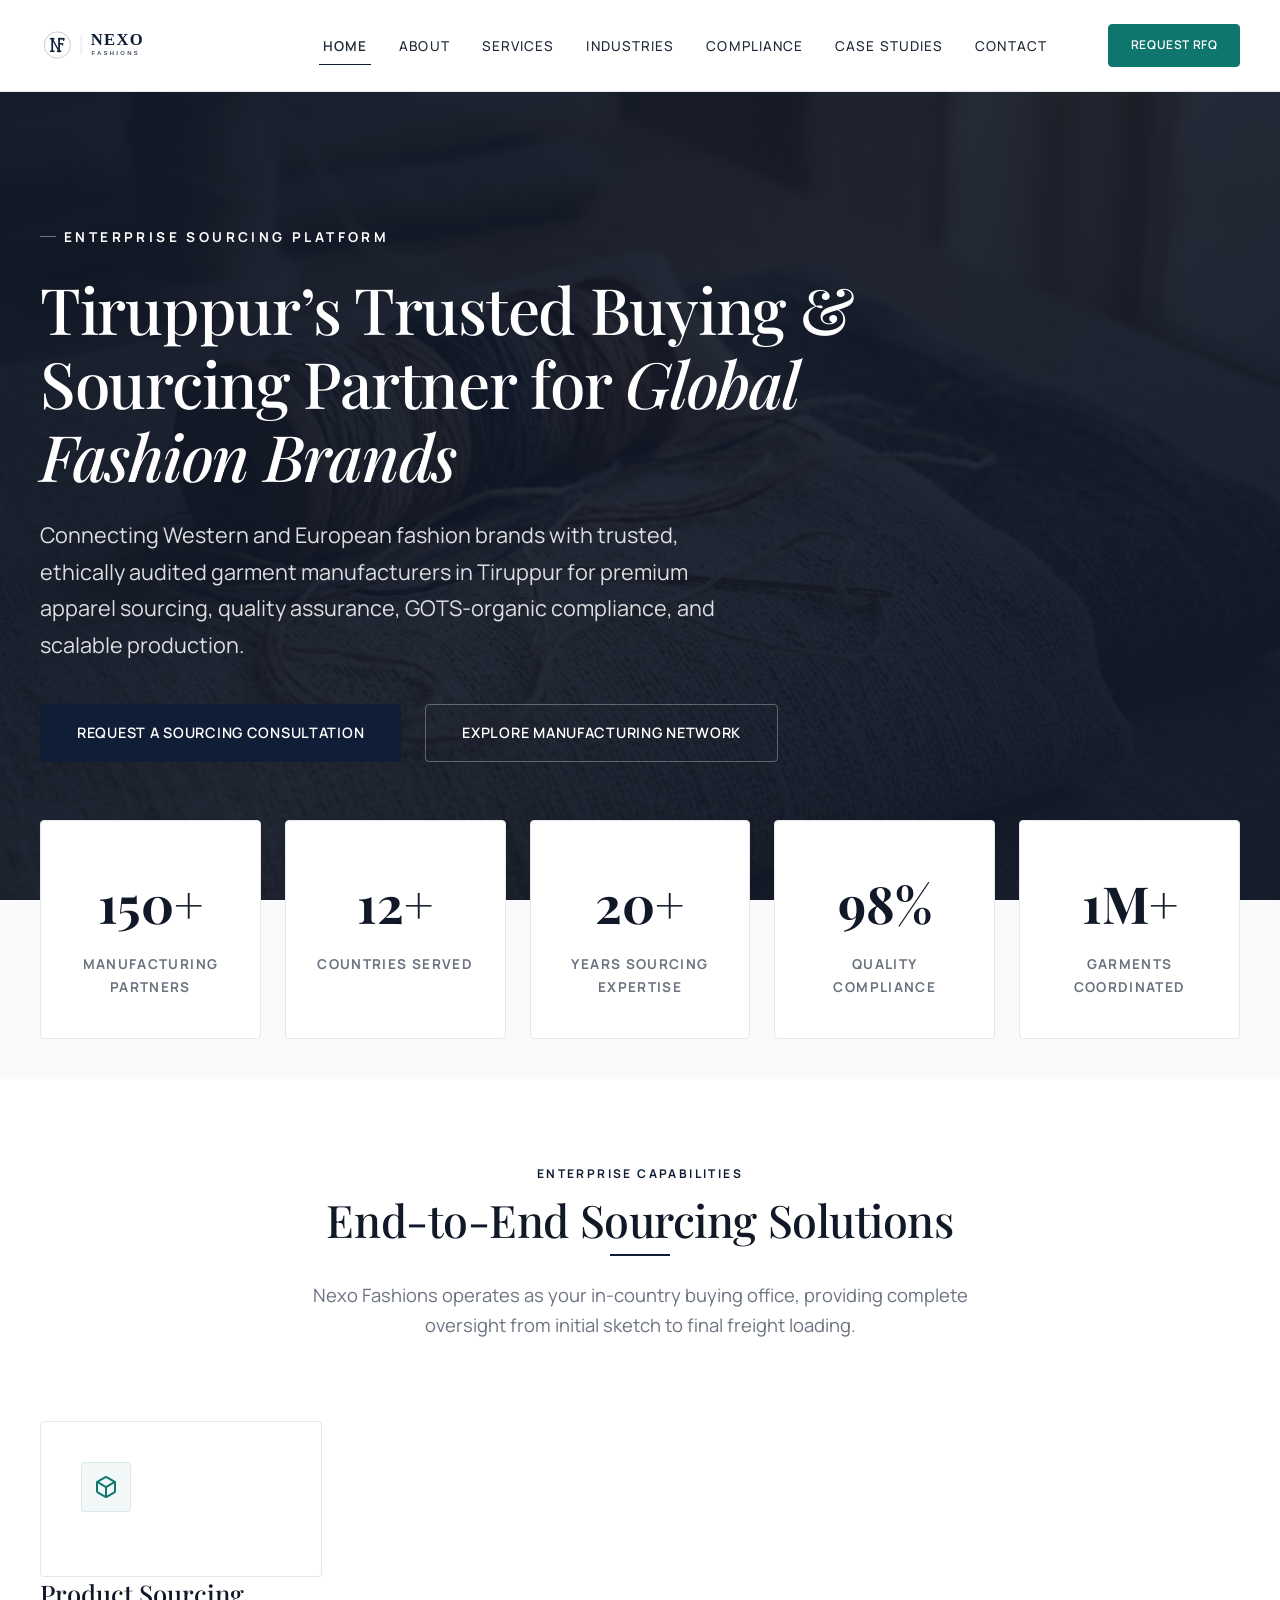
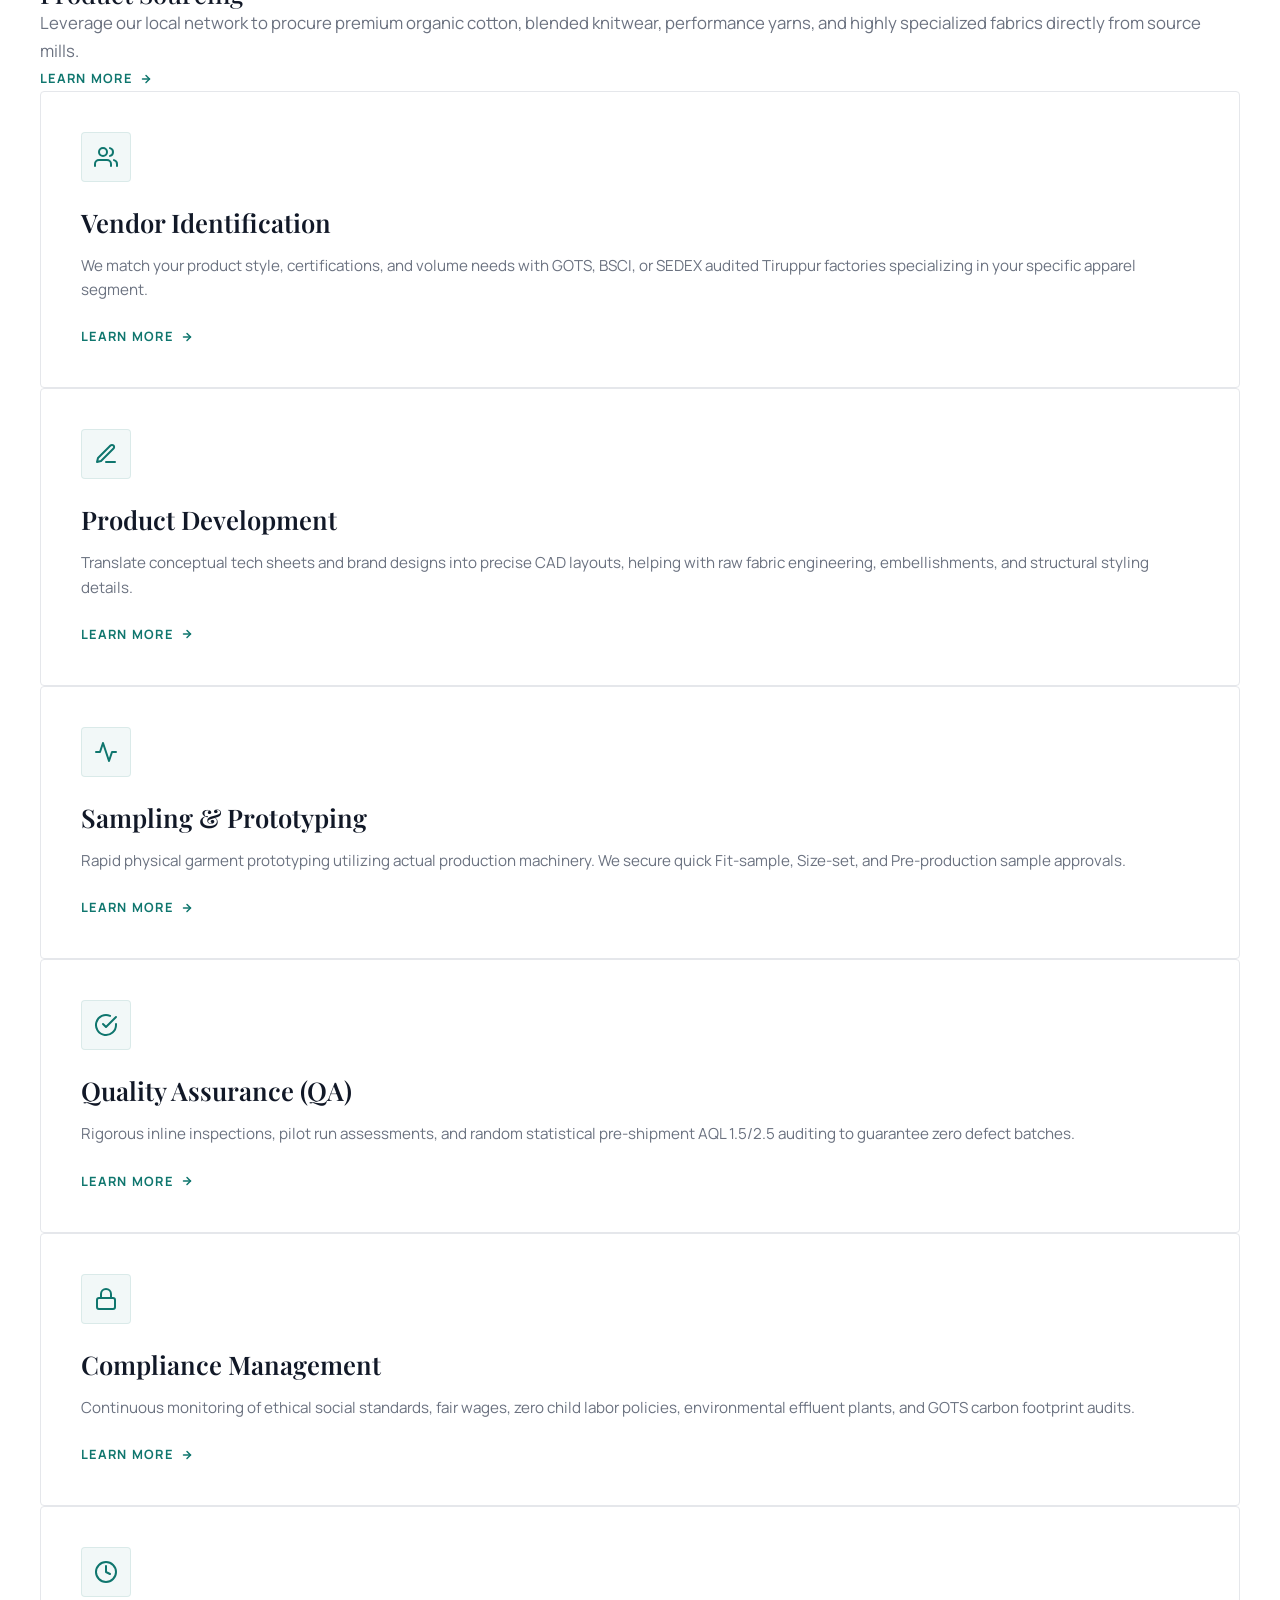
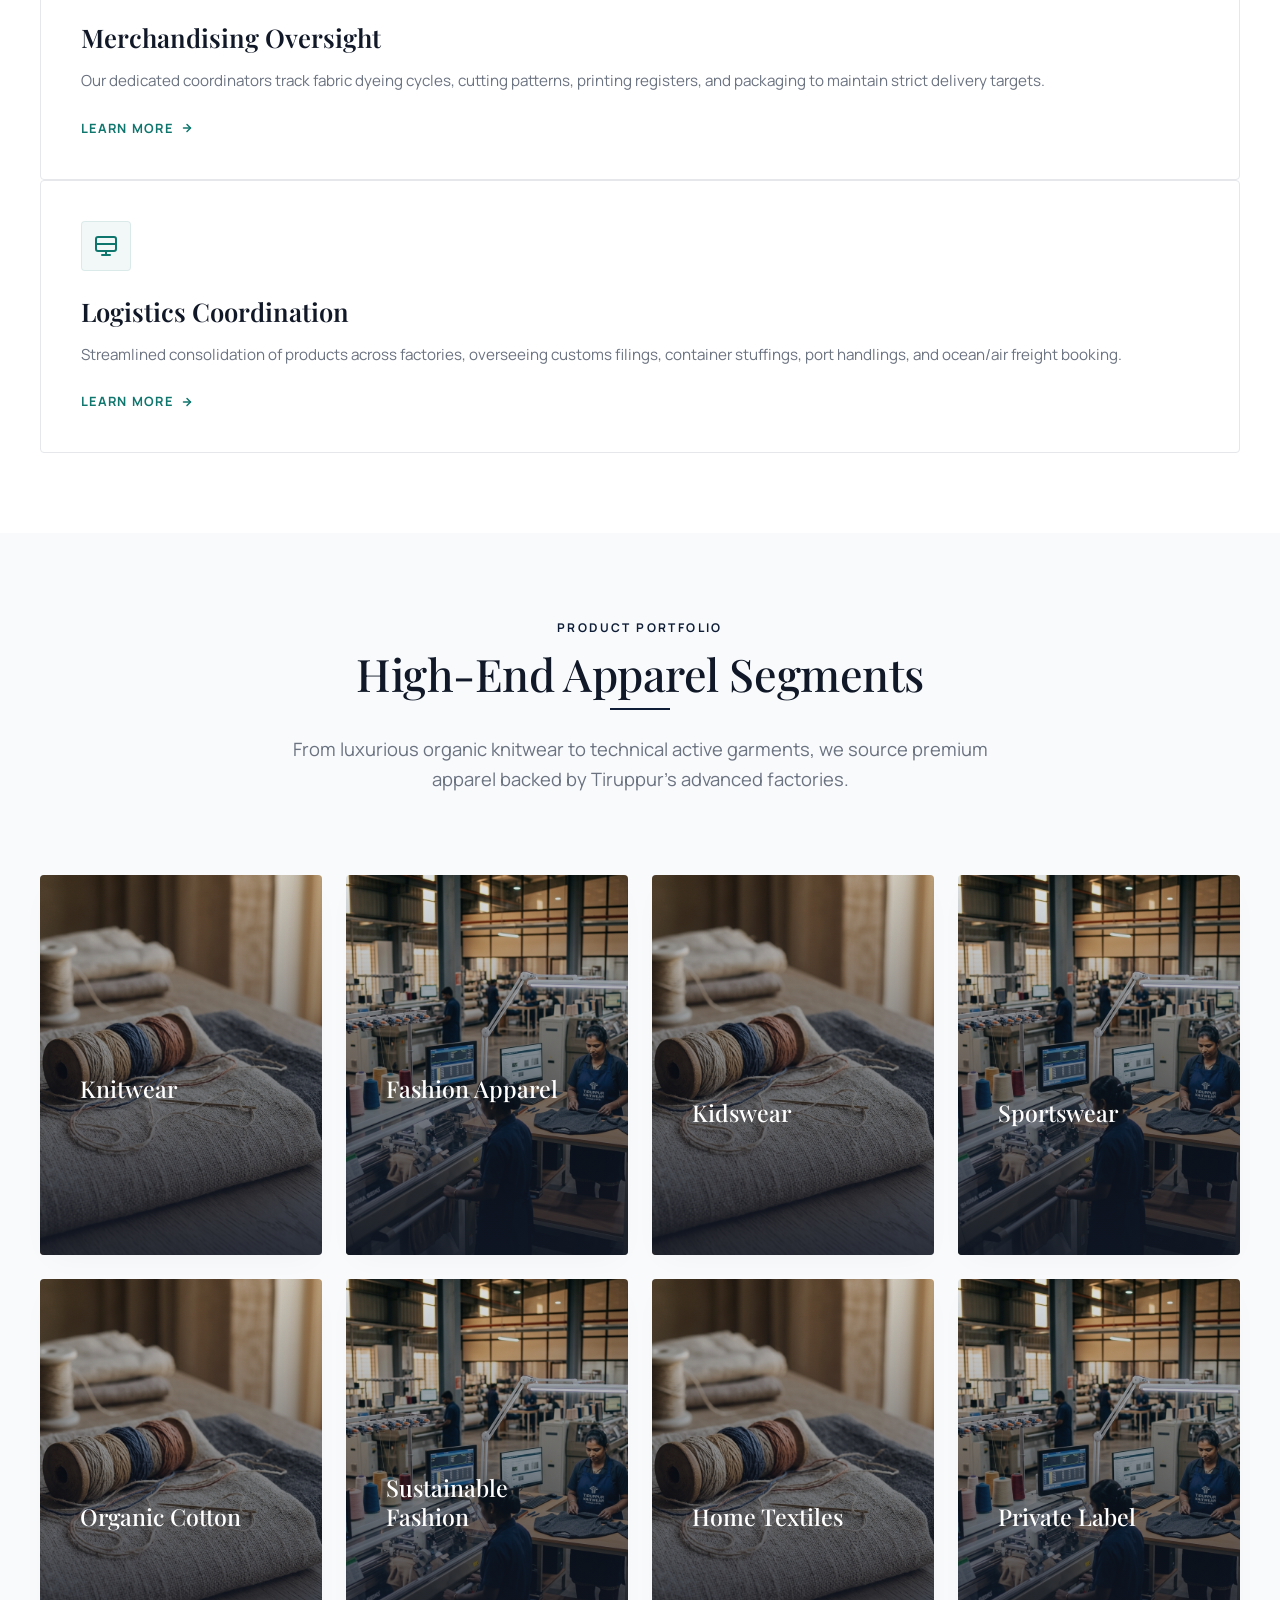
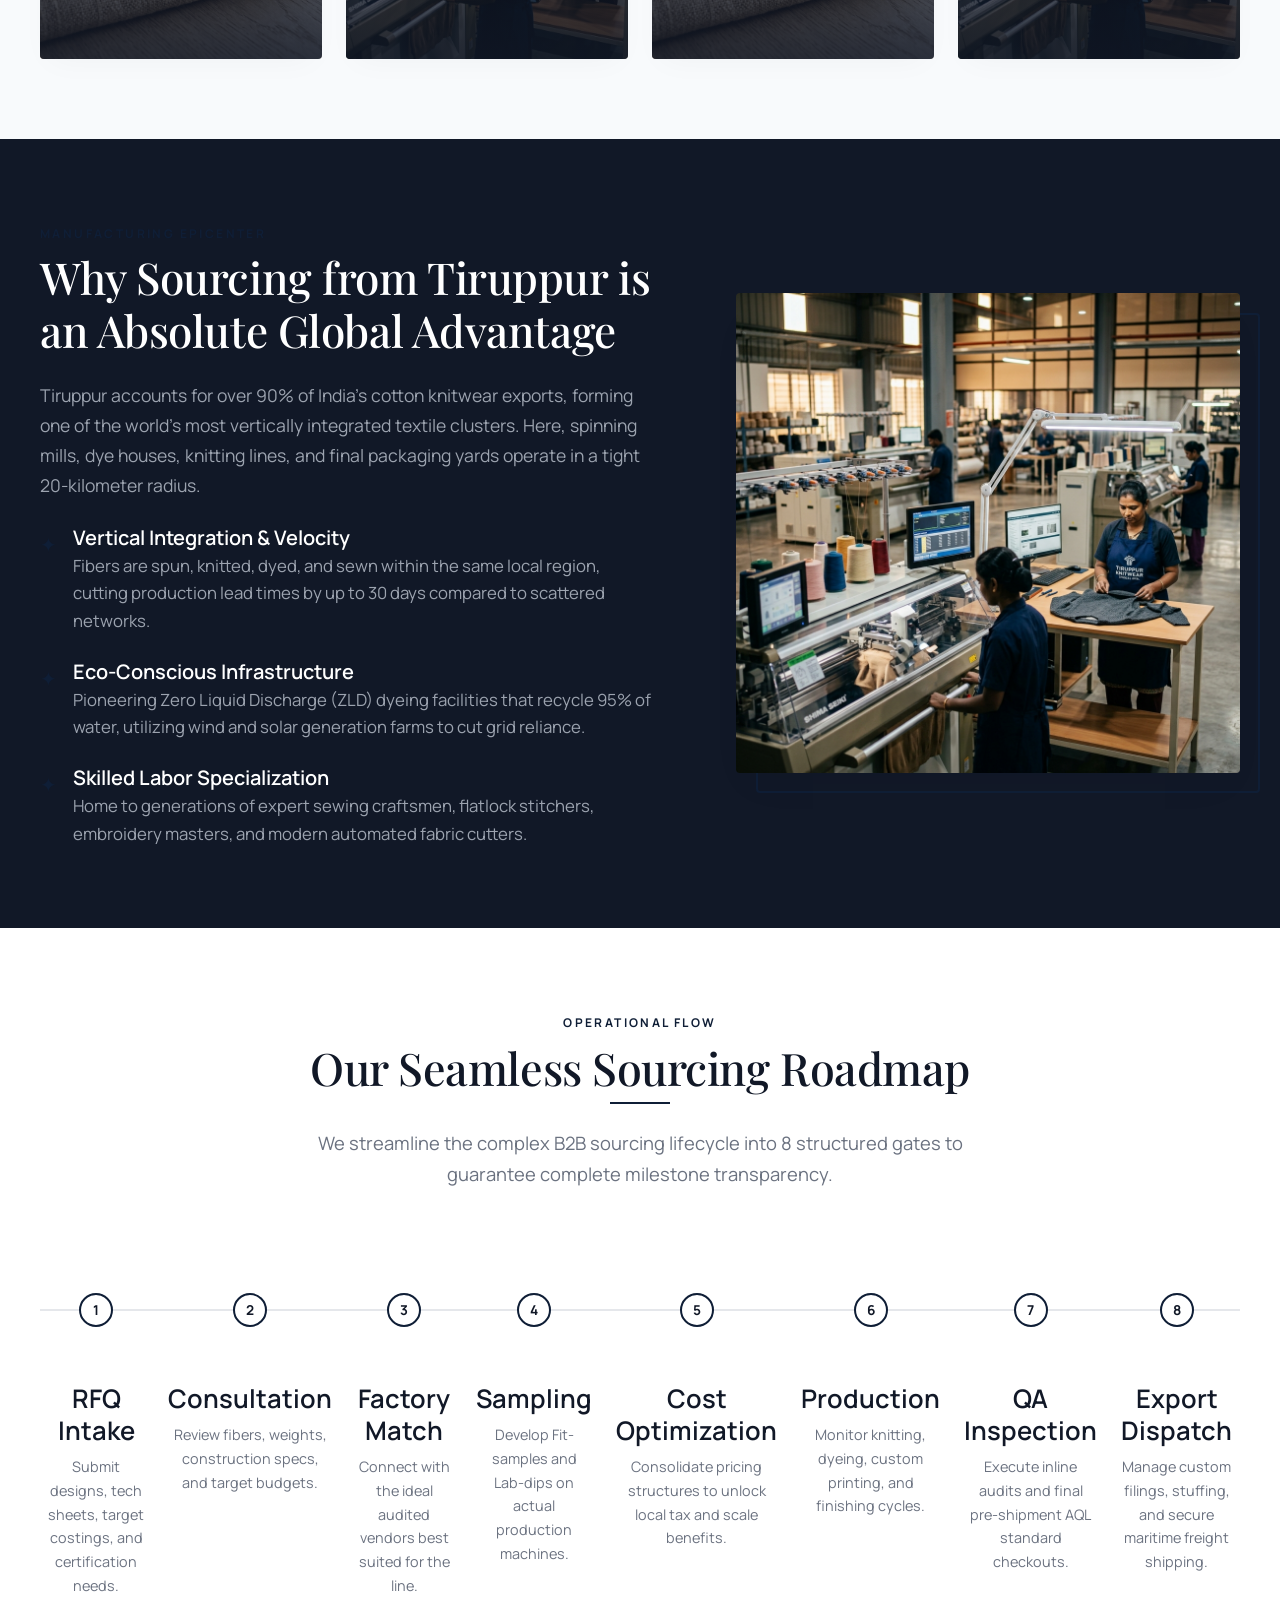
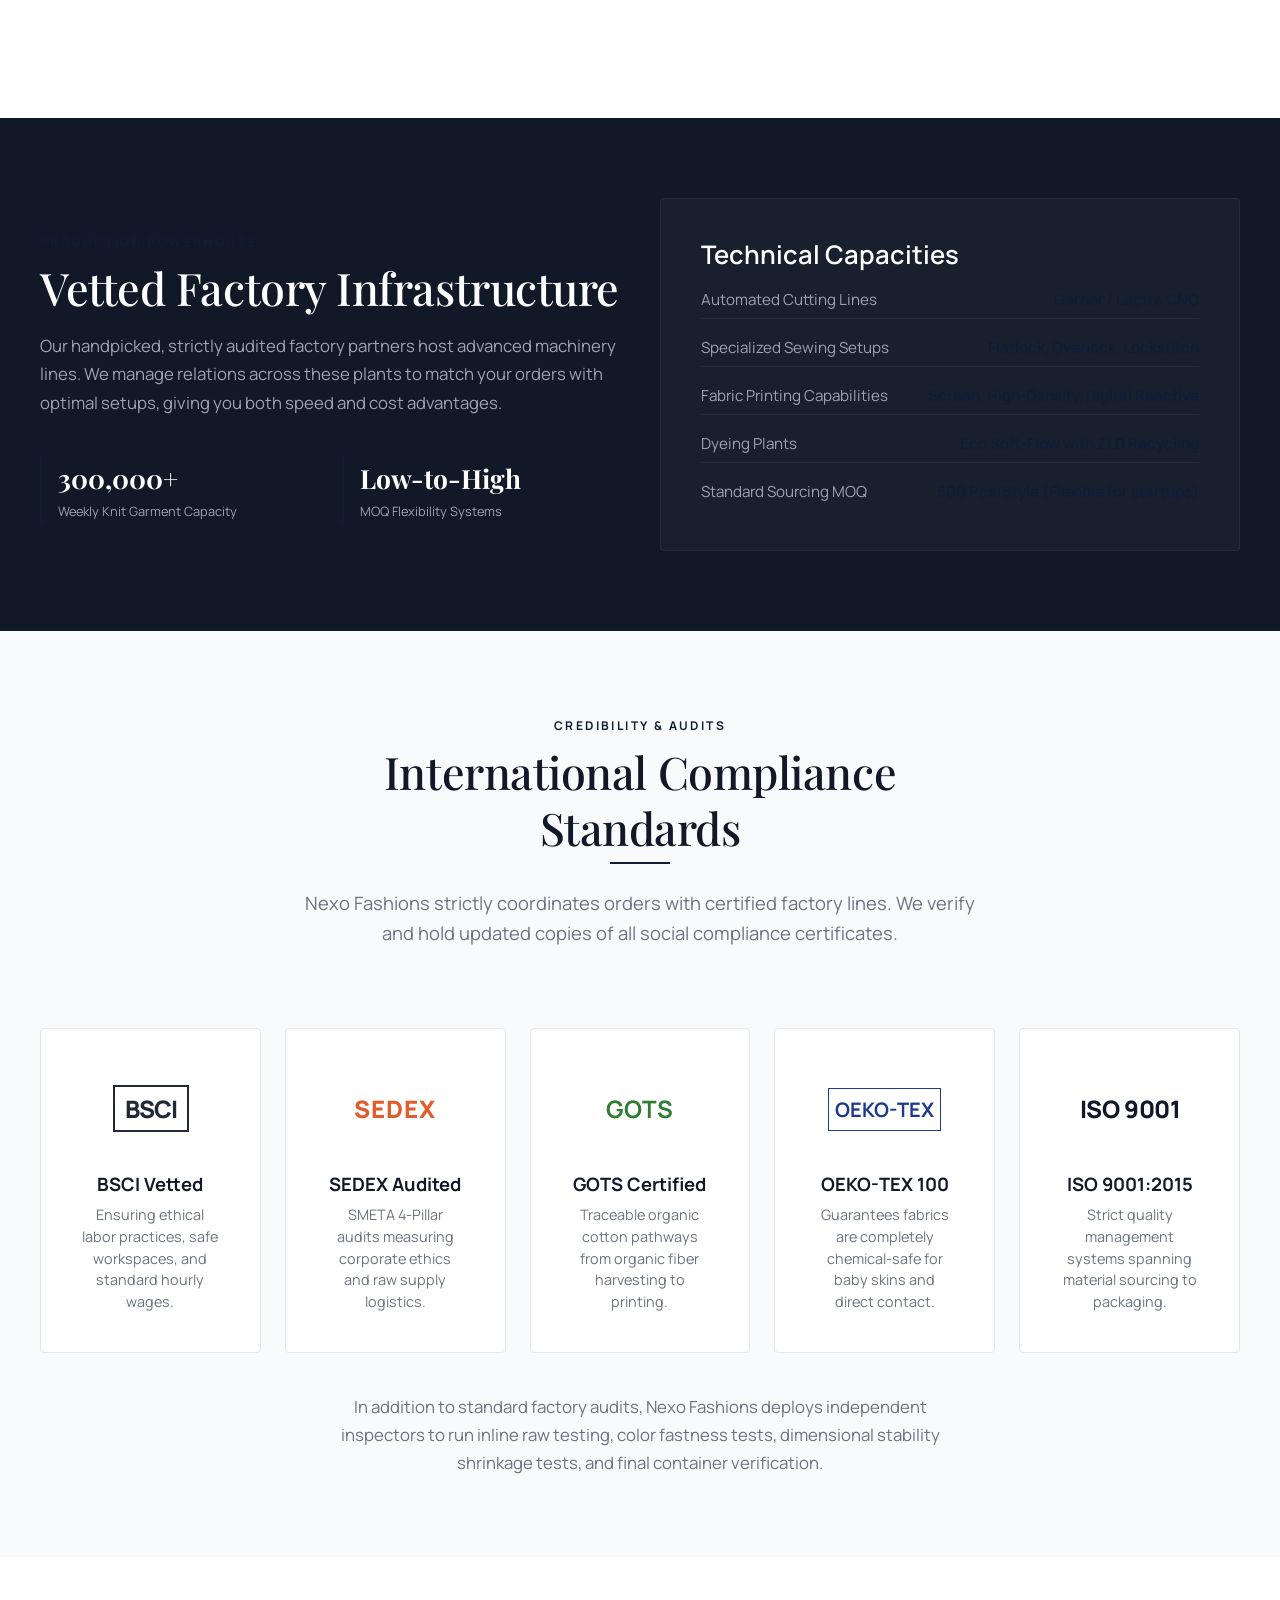
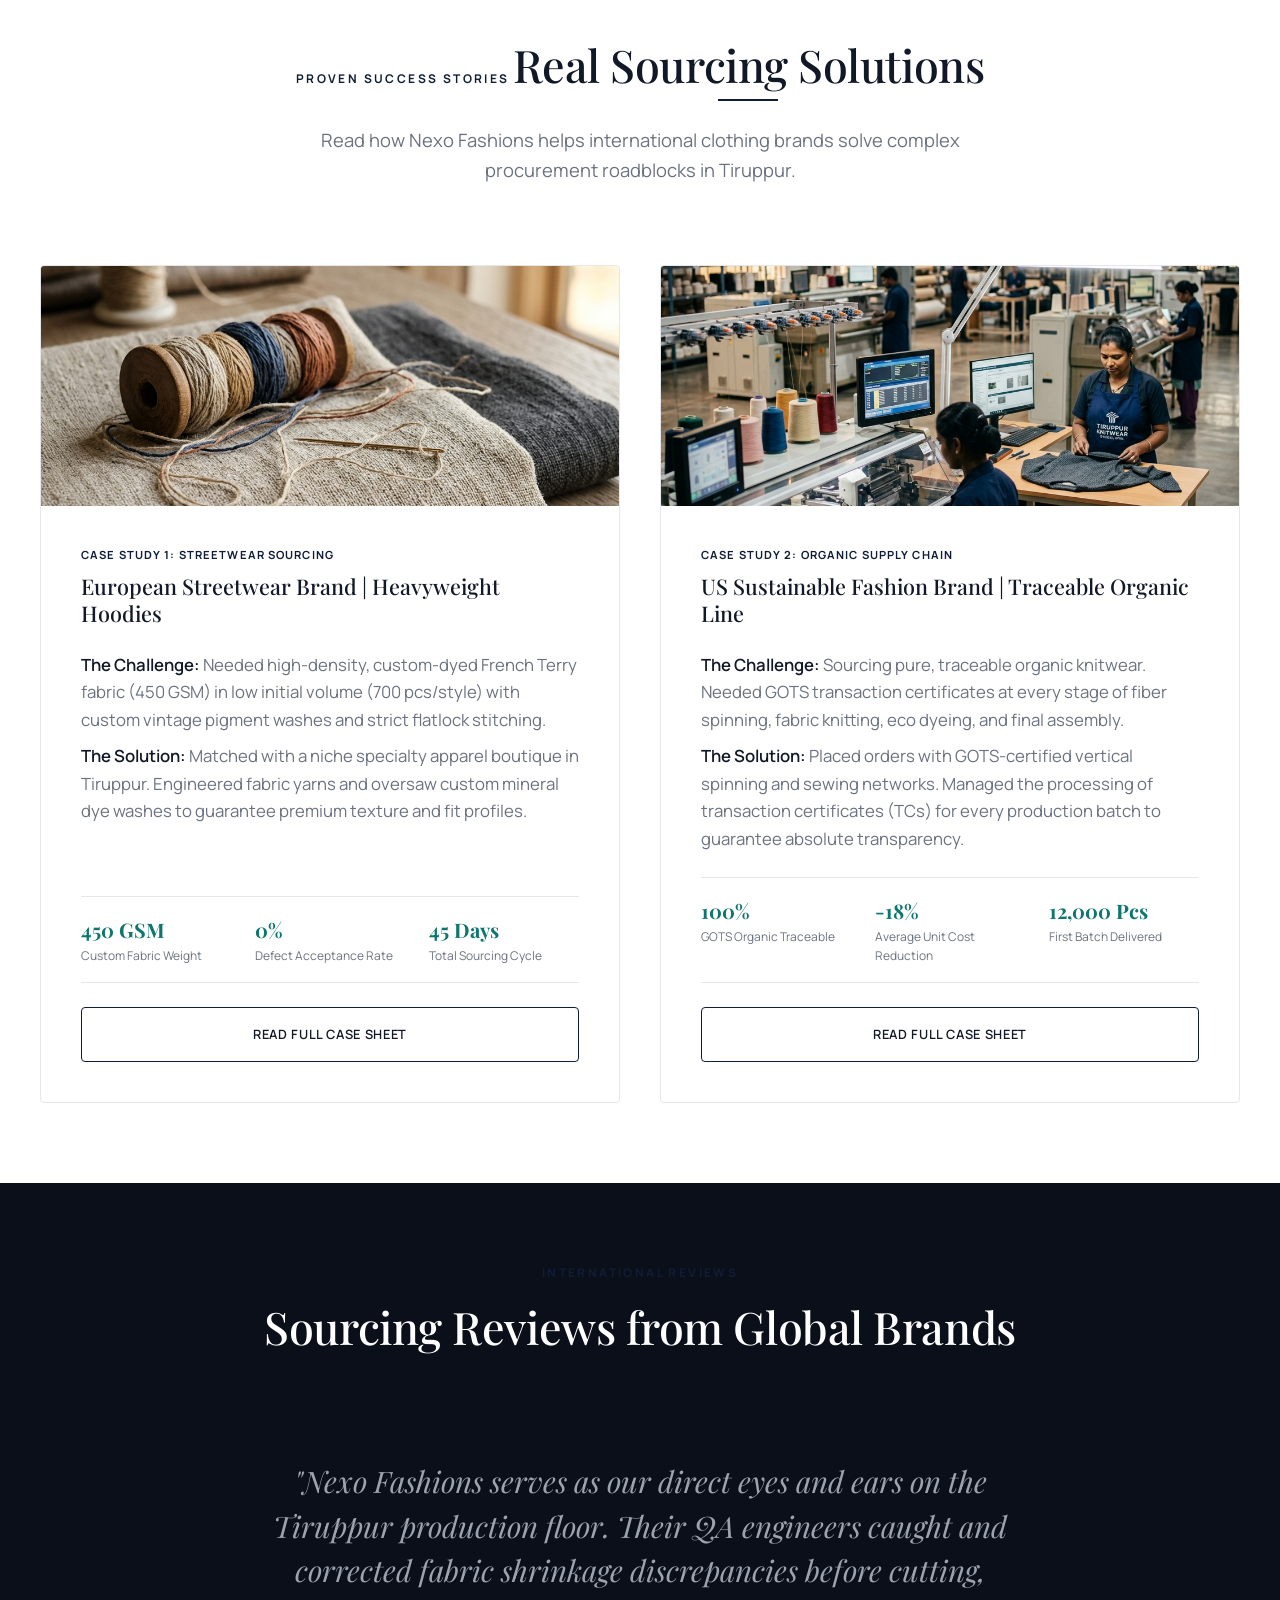
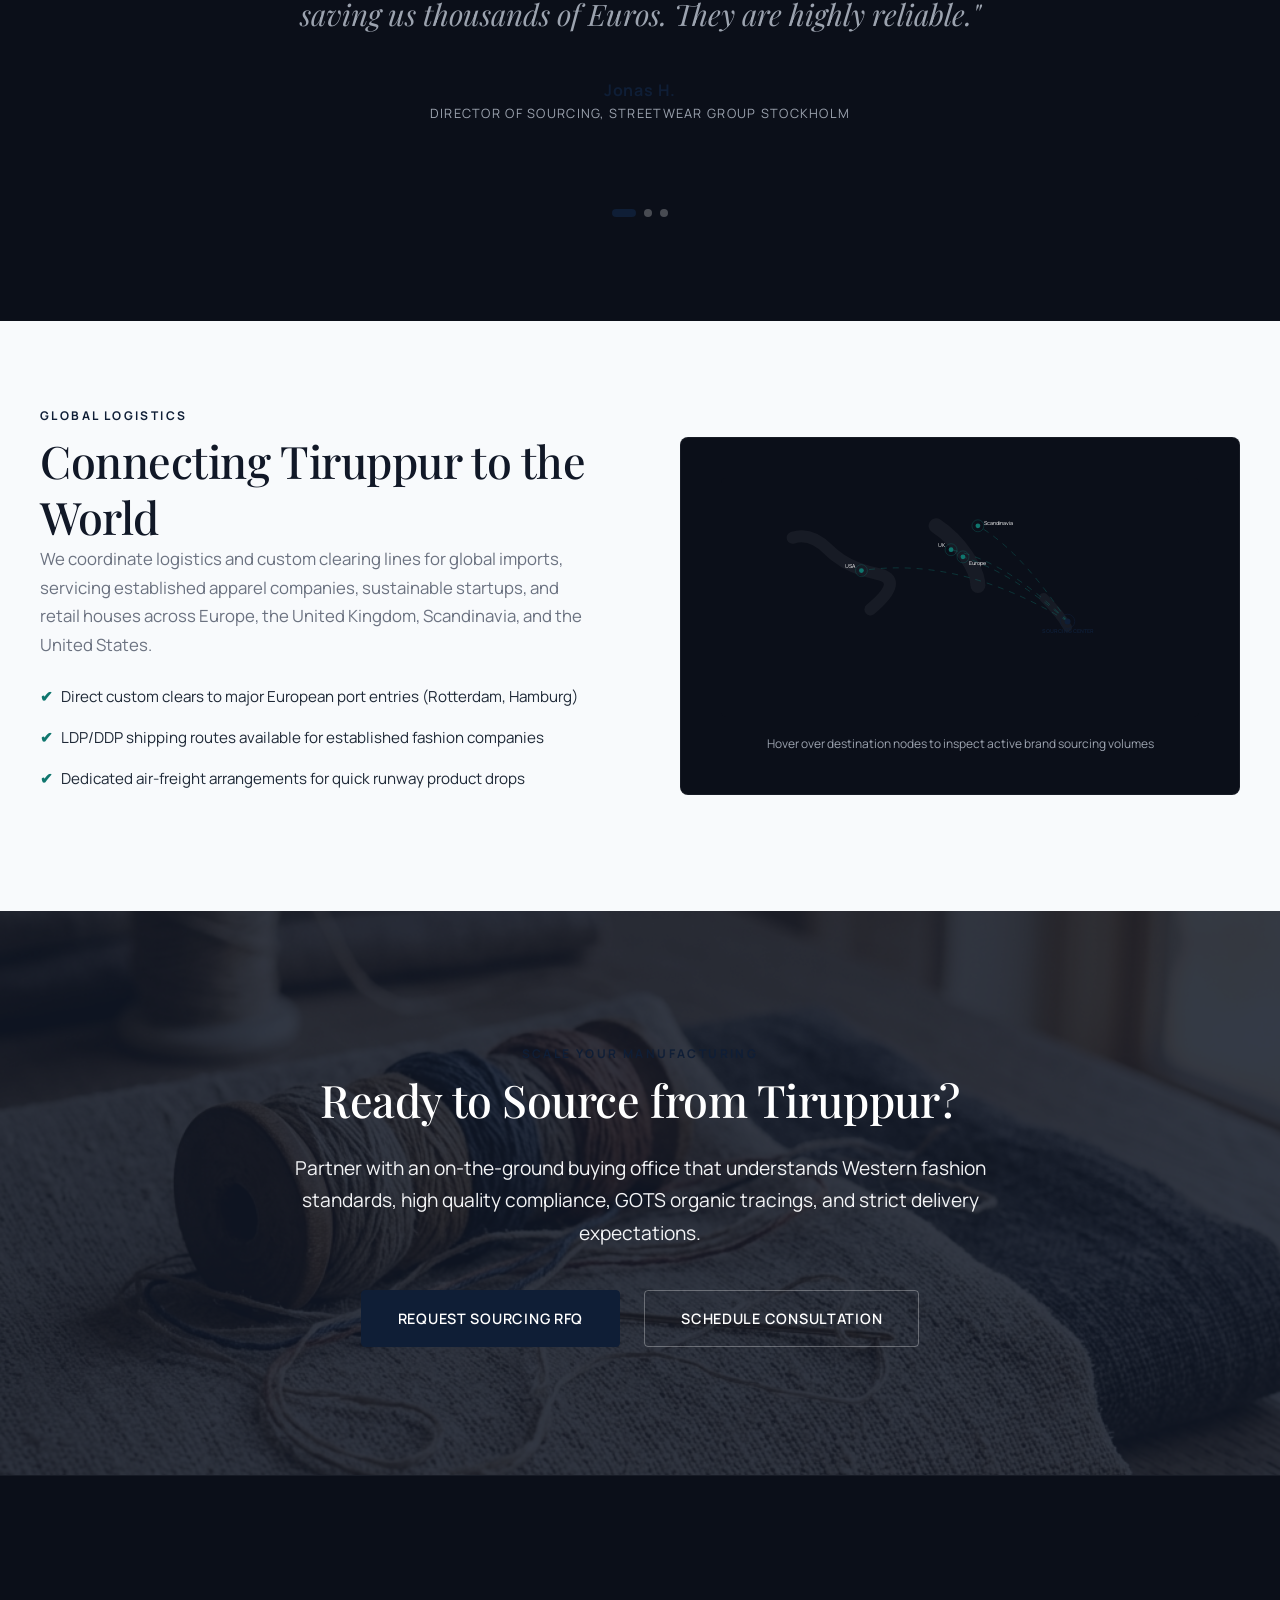
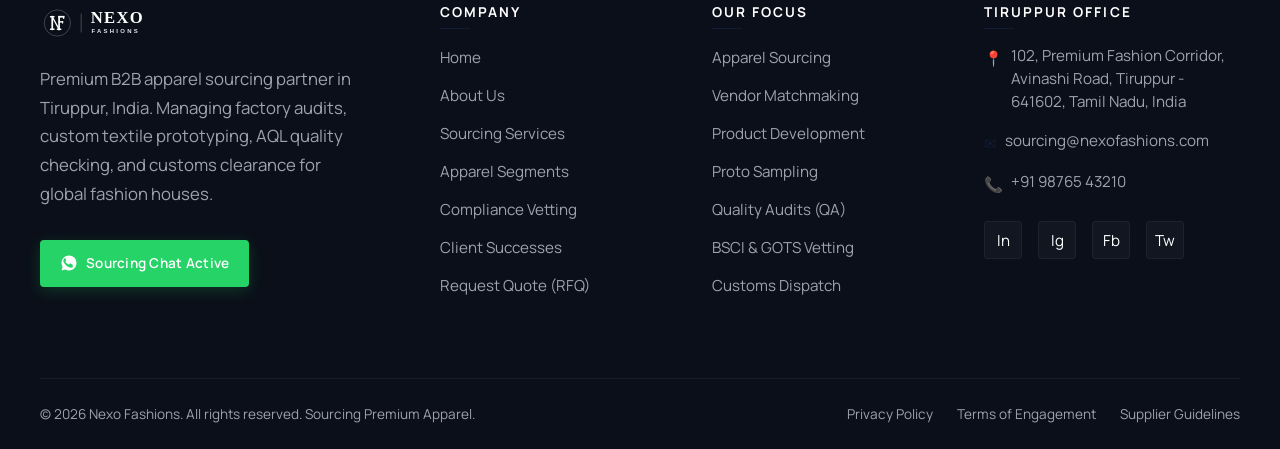
<file: index.html>
<!DOCTYPE html>
<html lang="en">
<head>
    <meta charset="UTF-8">
    <meta name="viewport" content="width=device-width, initial-scale=1.0">
    <meta name="description" content="Nexo Fashions is Tiruppur's premier B2B buying & apparel sourcing partner. Facilitating high-quality garment manufacturing, compliance management, and logistics for global fashion brands.">
    <title>Nexo Fashions | Premium B2B Apparel Sourcing & Buying Partner India</title>
    
    <!-- CSS Foundation Stylesheets -->
        <link rel="icon" type="image/svg+xml" href="assets/img/favicon.svg">
    <link rel="stylesheet" href="assets/css/variables.css">
        <link rel="icon" type="image/svg+xml" href="assets/img/favicon.svg">
    <link rel="stylesheet" href="assets/css/base.css">
        <link rel="icon" type="image/svg+xml" href="assets/img/favicon.svg">
    <link rel="stylesheet" href="assets/css/header.css">
        <link rel="icon" type="image/svg+xml" href="assets/img/favicon.svg">
    <link rel="stylesheet" href="assets/css/components.css">
        <link rel="icon" type="image/svg+xml" href="assets/img/favicon.svg">
    <link rel="stylesheet" href="assets/css/home.css">
        <link rel="icon" type="image/svg+xml" href="assets/img/favicon.svg">
    <link rel="stylesheet" href="assets/css/footer.css">
</head>
<body>

    <!-- STICKY GLASSMORPHIC NAVBAR -->
    <header class="site-header light-theme">
        <div class="container nav-container">
            <a href="index.html" class="logo" aria-label="Nexo Fashions Home">
                <img src="assets/img/logo_light.svg" alt="Nexo Fashions" class="logo-img logo-light">
                <img src="assets/img/logo_dark.svg" alt="Nexo Fashions" class="logo-img logo-dark">
            </a>
            
            <nav class="nav-bar" aria-label="Main Navigation">
                <ul class="nav-menu">
                    <li class="nav-item"><a href="index.html" class="nav-link">Home</a></li>
                    <li class="nav-item"><a href="about.html" class="nav-link">About</a></li>
                    <li class="nav-item"><a href="services.html" class="nav-link">Services</a></li>
                    <li class="nav-item"><a href="industries.html" class="nav-link">Industries</a></li>
                    <li class="nav-item"><a href="compliance.html" class="nav-link">Compliance</a></li>
                    <li class="nav-item"><a href="case-studies.html" class="nav-link">Case Studies</a></li>
                    <li class="nav-item"><a href="contact.html" class="nav-link">Contact</a></li>
                </ul>
            </nav>

            <div class="header-actions">
                <a href="contact.html" class="btn btn-primary header-btn">Request RFQ</a>
            </div>

            <!-- Hamburger menu for tablets/mobiles -->
            <button class="mobile-trigger" aria-label="Toggle Menu" aria-expanded="false">
                <span></span>
                <span></span>
                <span></span>
            </button>
        </div>
    </header>

    <!-- MOBILE DRAWER CONTAINER -->
    <div class="mobile-drawer">
        <ul class="mobile-nav-list">
            <li><a href="index.html" class="mobile-nav-link">Home</a></li>
            <li><a href="about.html" class="mobile-nav-link">About</a></li>
            <li><a href="services.html" class="mobile-nav-link">Services</a></li>
            <li><a href="industries.html" class="mobile-nav-link">Industries</a></li>
            <li><a href="compliance.html" class="mobile-nav-link">Compliance</a></li>
            <li><a href="case-studies.html" class="mobile-nav-link">Case Studies</a></li>
            <li><a href="contact.html" class="mobile-nav-link">Contact</a></li>
        </ul>
        <div class="mobile-drawer-cta">
            <a href="contact.html" class="btn btn-primary mobile-drawer-btn">Request Sourcing Quote</a>
            <a href="https://wa.me/919876543210" class="btn btn-secondary mobile-drawer-btn">Connect WhatsApp</a>
        </div>
    </div>

    <!-- SECTION 1 — PREMIUM HERO -->
    <section class="hero-section" aria-label="Editorial Sourcing Hero">
        <div class="hero-bg-overlay"></div>
        <img src="assets/img/hero_fashion_textiles.png" alt="High-end editorial fashion textile background" class="hero-bg-img">
        <div class="container hero-container">
            <div class="hero-content">
                <span class="hero-tag">Enterprise Sourcing Platform</span>
                <h1 class="hero-title">Tiruppur’s Trusted Buying & Sourcing Partner for <span>Global Fashion Brands</span></h1>
                <p class="hero-subtitle">Connecting Western and European fashion brands with trusted, ethically audited garment manufacturers in Tiruppur for premium apparel sourcing, quality assurance, GOTS-organic compliance, and scalable production.</p>
                <div class="hero-actions">
                    <a href="contact.html" class="btn btn-gold">Request a Sourcing Consultation</a>
                    <a href="network.html" class="btn btn-outline-white">Explore Manufacturing Network</a>
                </div>
            </div>
        </div>
    </section>

    <!-- SECTION 2 — TRUST METRICS BAR -->
    <section class="metrics-section" aria-label="Company Trust Metrics">
        <div class="container">
            <div class="grid grid-5" style="display: grid; gap: var(--space-md); grid-template-columns: repeat(auto-fit, minmax(200px, 1fr));">
                <div class="stat-card reveal reveal-fade">
                    <div class="stat-number count-up" data-target="150" data-suffix="+">0</div>
                    <div class="stat-label">Manufacturing Partners</div>
                </div>
                <div class="stat-card reveal reveal-fade" style="transition-delay: 0.1s;">
                    <div class="stat-number count-up" data-target="12" data-suffix="+">0</div>
                    <div class="stat-label">Countries Served</div>
                </div>
                <div class="stat-card reveal reveal-fade" style="transition-delay: 0.2s;">
                    <div class="stat-number count-up" data-target="20" data-suffix="+">0</div>
                    <div class="stat-label">Years Sourcing Expertise</div>
                </div>
                <div class="stat-card reveal reveal-fade" style="transition-delay: 0.3s;">
                    <div class="stat-number count-up" data-target="98" data-suffix="%">0</div>
                    <div class="stat-label">Quality Compliance</div>
                </div>
                <div class="stat-card reveal reveal-fade" style="transition-delay: 0.4s;">
                    <div class="stat-number count-up" data-target="1000000" data-suffix="+">0</div>
                    <div class="stat-label">Garments Coordinated</div>
                </div>
            </div>
        </div>
    </section>

    <!-- SECTION 3 — WHAT WE DO -->
    <section class="section-padding" style="background-color: var(--color-bg-white);" id="services">
        <div class="container">
            <div class="section-header reveal reveal-slide-up">
                <span class="badge-gold">Enterprise Capabilities</span>
                <h2>End-to-End Sourcing Solutions</h2>
                <p>Nexo Fashions operates as your in-country buying office, providing complete oversight from initial sketch to final freight loading.</p>
            </div>
            
            <div class="grid grid-4 reveal reveal-slide-up">
                <!-- Card 1 -->
                <article class="service-card">
                    <div class="service-icon-box">
                        <svg width="24" height="24" viewBox="0 0 24 24" fill="none" stroke="currentColor" stroke-width="2" stroke-linecap="round" stroke-linejoin="round"><path d="M21 16V8a2 2 0 0 0-1-1.73l-7-4a2 2 0 0 0-2 0l-7 4A2 2 0 0 0 3 8v8a2 2 0 0 0 1 1.73l7 4a2 2 0 0 0 2 0l7-4A2 2 0 0 0 21 16z"></path><polyline points="3.27 6.96 12 12.01 20.73 6.96"></polyline><line x1="12" y1="22.08" x2="12" y2="12"></line></article>
                    </div>
                    <h3>Product Sourcing</h3>
                    <p>Leverage our local network to procure premium organic cotton, blended knitwear, performance yarns, and highly specialized fabrics directly from source mills.</p>
                    <a href="services.html" class="service-learn-more">Learn More 
                        <svg width="12" height="12" viewBox="0 0 24 24" fill="none" stroke="currentColor" stroke-width="3" stroke-linecap="round" stroke-linejoin="round"><line x1="5" y1="12" x2="19" y2="12"></line><polyline points="12 5 19 12 12 19"></polyline></svg>
                    </a>
                </article>

                <!-- Card 2 -->
                <article class="service-card">
                    <div class="service-icon-box">
                        <svg width="24" height="24" viewBox="0 0 24 24" fill="none" stroke="currentColor" stroke-width="2" stroke-linecap="round" stroke-linejoin="round"><path d="M17 21v-2a4 4 0 0 0-4-4H5a4 4 0 0 0-4 4v2"></path><circle cx="9" cy="7" r="4"></circle><path d="M23 21v-2a4 4 0 0 0-3-3.87"></path><path d="M16 3.13a4 4 0 0 1 0 7.75"></path></svg>
                    </div>
                    <h3>Vendor Identification</h3>
                    <p>We match your product style, certifications, and volume needs with GOTS, BSCI, or SEDEX audited Tiruppur factories specializing in your specific apparel segment.</p>
                    <a href="services.html" class="service-learn-more">Learn More 
                        <svg width="12" height="12" viewBox="0 0 24 24" fill="none" stroke="currentColor" stroke-width="3" stroke-linecap="round" stroke-linejoin="round"><line x1="5" y1="12" x2="19" y2="12"></line><polyline points="12 5 19 12 12 19"></polyline></svg>
                    </a>
                </article>

                <!-- Card 3 -->
                <article class="service-card">
                    <div class="service-icon-box">
                        <svg width="24" height="24" viewBox="0 0 24 24" fill="none" stroke="currentColor" stroke-width="2" stroke-linecap="round" stroke-linejoin="round"><path d="M12 20h9"></path><path d="M16.5 3.5a2.121 2.121 0 0 1 3 3L7 19l-4 1 1-4L16.5 3.5z"></path></svg>
                    </div>
                    <h3>Product Development</h3>
                    <p>Translate conceptual tech sheets and brand designs into precise CAD layouts, helping with raw fabric engineering, embellishments, and structural styling details.</p>
                    <a href="services.html" class="service-learn-more">Learn More 
                        <svg width="12" height="12" viewBox="0 0 24 24" fill="none" stroke="currentColor" stroke-width="3" stroke-linecap="round" stroke-linejoin="round"><line x1="5" y1="12" x2="19" y2="12"></line><polyline points="12 5 19 12 12 19"></polyline></svg>
                    </a>
                </article>

                <!-- Card 4 -->
                <article class="service-card">
                    <div class="service-icon-box">
                        <svg width="24" height="24" viewBox="0 0 24 24" fill="none" stroke="currentColor" stroke-width="2" stroke-linecap="round" stroke-linejoin="round"><polyline points="22 12 18 12 15 21 9 3 6 12 2 12"></polyline></svg>
                    </div>
                    <h3>Sampling & Prototyping</h3>
                    <p>Rapid physical garment prototyping utilizing actual production machinery. We secure quick Fit-sample, Size-set, and Pre-production sample approvals.</p>
                    <a href="services.html" class="service-learn-more">Learn More 
                        <svg width="12" height="12" viewBox="0 0 24 24" fill="none" stroke="currentColor" stroke-width="3" stroke-linecap="round" stroke-linejoin="round"><line x1="5" y1="12" x2="19" y2="12"></line><polyline points="12 5 19 12 12 19"></polyline></svg>
                    </a>
                </article>

                <!-- Card 5 -->
                <article class="service-card">
                    <div class="service-icon-box">
                        <svg width="24" height="24" viewBox="0 0 24 24" fill="none" stroke="currentColor" stroke-width="2" stroke-linecap="round" stroke-linejoin="round"><path d="M22 11.08V12a10 10 0 1 1-5.93-9.14"></path><polyline points="22 4 12 14.01 9 11.01"></polyline></svg>
                    </div>
                    <h3>Quality Assurance (QA)</h3>
                    <p>Rigorous inline inspections, pilot run assessments, and random statistical pre-shipment AQL 1.5/2.5 auditing to guarantee zero defect batches.</p>
                    <a href="services.html" class="service-learn-more">Learn More 
                        <svg width="12" height="12" viewBox="0 0 24 24" fill="none" stroke="currentColor" stroke-width="3" stroke-linecap="round" stroke-linejoin="round"><line x1="5" y1="12" x2="19" y2="12"></line><polyline points="12 5 19 12 12 19"></polyline></svg>
                    </a>
                </article>

                <!-- Card 6 -->
                <article class="service-card">
                    <div class="service-icon-box">
                        <svg width="24" height="24" viewBox="0 0 24 24" fill="none" stroke="currentColor" stroke-width="2" stroke-linecap="round" stroke-linejoin="round"><rect x="3" y="11" width="18" height="11" rx="2" ry="2"></rect><path d="M7 11V7a5 5 0 0 1 10 0v4"></path></svg>
                    </div>
                    <h3>Compliance Management</h3>
                    <p>Continuous monitoring of ethical social standards, fair wages, zero child labor policies, environmental effluent plants, and GOTS carbon footprint audits.</p>
                    <a href="services.html" class="service-learn-more">Learn More 
                        <svg width="12" height="12" viewBox="0 0 24 24" fill="none" stroke="currentColor" stroke-width="3" stroke-linecap="round" stroke-linejoin="round"><line x1="5" y1="12" x2="19" y2="12"></line><polyline points="12 5 19 12 12 19"></polyline></svg>
                    </a>
                </article>

                <!-- Card 7 -->
                <article class="service-card">
                    <div class="service-icon-box">
                        <svg width="24" height="24" viewBox="0 0 24 24" fill="none" stroke="currentColor" stroke-width="2" stroke-linecap="round" stroke-linejoin="round"><circle cx="12" cy="12" r="10"></circle><polyline points="12 6 12 12 16 14"></polyline></svg>
                    </div>
                    <h3>Merchandising Oversight</h3>
                    <p>Our dedicated coordinators track fabric dyeing cycles, cutting patterns, printing registers, and packaging to maintain strict delivery targets.</p>
                    <a href="services.html" class="service-learn-more">Learn More 
                        <svg width="12" height="12" viewBox="0 0 24 24" fill="none" stroke="currentColor" stroke-width="3" stroke-linecap="round" stroke-linejoin="round"><line x1="5" y1="12" x2="19" y2="12"></line><polyline points="12 5 19 12 12 19"></polyline></svg>
                    </a>
                </article>

                <!-- Card 8 -->
                <article class="service-card">
                    <div class="service-icon-box">
                        <svg width="24" height="24" viewBox="0 0 24 24" fill="none" stroke="currentColor" stroke-width="2" stroke-linecap="round" stroke-linejoin="round"><rect x="2" y="3" width="20" height="14" rx="2" ry="2"></rect><line x1="2" y1="10" x2="22" y2="10"></line><path d="M8 21h8"></path><line x1="12" y1="17" x2="12" y2="21"></line></svg>
                    </div>
                    <h3>Logistics Coordination</h3>
                    <p>Streamlined consolidation of products across factories, overseeing customs filings, container stuffings, port handlings, and ocean/air freight booking.</p>
                    <a href="services.html" class="service-learn-more">Learn More 
                        <svg width="12" height="12" viewBox="0 0 24 24" fill="none" stroke="currentColor" stroke-width="3" stroke-linecap="round" stroke-linejoin="round"><line x1="5" y1="12" x2="19" y2="12"></line><polyline points="12 5 19 12 12 19"></polyline></svg>
                    </a>
                </article>
            </div>
        </div>
    </section>

    <!-- SECTION 4 — INDUSTRIES WE SERVE -->
    <section class="section-padding" id="industries">
        <div class="container">
            <div class="section-header reveal reveal-slide-up">
                <span class="badge-gold">Product Portfolio</span>
                <h2>High-End Apparel Segments</h2>
                <p>From luxurious organic knitwear to technical active garments, we source premium apparel backed by Tiruppur’s advanced factories.</p>
            </div>

            <div class="grid grid-4 reveal reveal-slide-up">
                <!-- Card Knitwear -->
                <div class="industry-card">
                    <div class="industry-card-bg"></div>
                    <img src="assets/img/hero_fashion_textiles.png" alt="Premium Knitwear" class="industry-card-img">
                    <div class="industry-card-content">
                        <h3>Knitwear</h3>
                        <p>Luxury Polos, structured hoodies, heavy French Terry crewnecks, and premium t-shirts engineered for durability.</p>
                    </div>
                </div>

                <!-- Card Fashion Apparel -->
                <div class="industry-card">
                    <div class="industry-card-bg"></div>
                    <img src="assets/img/manufacturing_craft.png" alt="Fashion Apparel" class="industry-card-img">
                    <div class="industry-card-content">
                        <h3>Fashion Apparel</h3>
                        <p>Contemporary silhouettes, dynamic garment-dye washes, custom embellishments, and modern streetwear brands.</p>
                    </div>
                </div>

                <!-- Card Kidswear -->
                <div class="industry-card">
                    <div class="industry-card-bg"></div>
                    <img src="assets/img/hero_fashion_textiles.png" alt="Kidswear" class="industry-card-img">
                    <div class="industry-card-content">
                        <h3>Kidswear</h3>
                        <p>OEKO-TEX certified fabrics, ultra-soft combed cotton, organic rompers, and safe, compliant infantswear.</p>
                    </div>
                </div>

                <!-- Card Sportswear -->
                <div class="industry-card">
                    <div class="industry-card-bg"></div>
                    <img src="assets/img/manufacturing_craft.png" alt="Technical Sportswear" class="industry-card-img">
                    <div class="industry-card-content">
                        <h3>Sportswear</h3>
                        <p>TECHNICAL yarns, moisture-wicking weaves, compression knit fabrics, anti-microbial treatments, and activewear.</p>
                    </div>
                </div>

                <!-- Card Organic Cotton -->
                <div class="industry-card">
                    <div class="industry-card-bg"></div>
                    <img src="assets/img/hero_fashion_textiles.png" alt="Organic Cotton" class="industry-card-img">
                    <div class="industry-card-content">
                        <h3>Organic Cotton</h3>
                        <p>100% GOTS-certified organic cotton fibers, non-toxic vegetable dyes, and traceable ethical cotton farming hubs.</p>
                    </div>
                </div>

                <!-- Card Sustainable Fashion -->
                <div class="industry-card">
                    <div class="industry-card-bg"></div>
                    <img src="assets/img/manufacturing_craft.png" alt="Sustainable Fashion" class="industry-card-img">
                    <div class="industry-card-content">
                        <h3>Sustainable Fashion</h3>
                        <p>Recycled polyester blends, Tencel, bamboo fibers, waterless dyeing processes, and zero-waste patterns.</p>
                    </div>
                </div>

                <!-- Card Home Textiles -->
                <div class="industry-card">
                    <div class="industry-card-bg"></div>
                    <img src="assets/img/hero_fashion_textiles.png" alt="Home Textiles" class="industry-card-img">
                    <div class="industry-card-content">
                        <h3>Home Textiles</h3>
                        <p>Premium bedding, luxurious waffle-weave towels, durable kitchen linens, and organic home accessories.</p>
                    </div>
                </div>

                <!-- Card Private Label -->
                <div class="industry-card">
                    <div class="industry-card-bg"></div>
                    <img src="assets/img/manufacturing_craft.png" alt="Private Label Sourcing" class="industry-card-img">
                    <div class="industry-card-content">
                        <h3>Private Label</h3>
                        <p>Custom neck labels, bespoke hangtags, custom packaging, brand-specific barcode inserts, and polybags.</p>
                    </div>
                </div>
            </div>
        </div>
    </section>

    <!-- SECTION 5 — WHY TIRUPPUR -->
    <section class="section-padding bg-dark" style="position: relative;" id="why-tiruppur">
        <div class="container">
            <div class="why-tiruppur-grid">
                <div class="reveal reveal-slide-right">
                    <span class="badge-gold">Manufacturing Epicenter</span>
                    <h2 style="font-size: clamp(2rem, 4vw, 2.75rem); line-height: 1.2; margin-bottom: var(--space-md);">Why Sourcing from Tiruppur is an Absolute Global Advantage</h2>
                    <p style="margin-bottom: var(--space-md); font-size: 1.1rem; line-height: 1.7;">Tiruppur accounts for over 90% of India's cotton knitwear exports, forming one of the world's most vertically integrated textile clusters. Here, spinning mills, dye houses, knitting lines, and final packaging yards operate in a tight 20-kilometer radius.</p>
                    
                    <ul class="why-tiruppur-points">
                        <li class="why-tiruppur-point-item">
                            <span class="why-tiruppur-point-icon">✦</span>
                            <div class="why-tiruppur-point-text">
                                <h4>Vertical Integration & Velocity</h4>
                                <p>Fibers are spun, knitted, dyed, and sewn within the same local region, cutting production lead times by up to 30 days compared to scattered networks.</p>
                            </div>
                        </li>
                        <li class="why-tiruppur-point-item">
                            <span class="why-tiruppur-point-icon">✦</span>
                            <div class="why-tiruppur-point-text">
                                <h4>Eco-Conscious Infrastructure</h4>
                                <p>Pioneering Zero Liquid Discharge (ZLD) dyeing facilities that recycle 95% of water, utilizing wind and solar generation farms to cut grid reliance.</p>
                            </div>
                        </li>
                        <li class="why-tiruppur-point-item">
                            <span class="why-tiruppur-point-icon">✦</span>
                            <div class="why-tiruppur-point-text">
                                <h4>Skilled Labor Specialization</h4>
                                <p>Home to generations of expert sewing craftsmen, flatlock stitchers, embroidery masters, and modern automated fabric cutters.</p>
                            </div>
                        </li>
                    </ul>
                </div>

                <div class="reveal reveal-slide-left" style="display: flex; flex-direction: column; gap: var(--space-md);">
                    <div class="why-tiruppur-photo-panel">
                        <img src="assets/img/manufacturing_craft.png" alt="Modern garment production floor in Tiruppur" style="width:100%; height:100%; object-fit:cover; border-radius: var(--border-radius-sm);">
                    </div>
                </div>
            </div>
        </div>
    </section>

    <!-- SECTION 6 — SOURCING PROCESS TIMELINE -->
    <section class="section-padding" style="background-color: var(--color-bg-white);" id="process">
        <div class="container">
            <div class="section-header reveal reveal-slide-up">
                <span class="badge-gold">Operational Flow</span>
                <h2>Our Seamless Sourcing Roadmap</h2>
                <p>We streamline the complex B2B sourcing lifecycle into 8 structured gates to guarantee complete milestone transparency.</p>
            </div>

            <div class="timeline-container reveal reveal-slide-up">
                <div class="timeline-line"></div>
                <div class="timeline-grid">
                    
                    <!-- Step 1 -->
                    <div class="timeline-step">
                        <div class="timeline-node">1</div>
                        <div class="timeline-content">
                            <h3>RFQ Intake</h3>
                            <p>Submit designs, tech sheets, target costings, and certification needs.</p>
                        </div>
                    </div>

                    <!-- Step 2 -->
                    <div class="timeline-step">
                        <div class="timeline-node">2</div>
                        <div class="timeline-content">
                            <h3>Consultation</h3>
                            <p>Review fibers, weights, construction specs, and target budgets.</p>
                        </div>
                    </div>

                    <!-- Step 3 -->
                    <div class="timeline-step">
                        <div class="timeline-node">3</div>
                        <div class="timeline-content">
                            <h3>Factory Match</h3>
                            <p>Connect with the ideal audited vendors best suited for the line.</p>
                        </div>
                    </div>

                    <!-- Step 4 -->
                    <div class="timeline-step">
                        <div class="timeline-node">4</div>
                        <div class="timeline-content">
                            <h3>Sampling</h3>
                            <p>Develop Fit-samples and Lab-dips on actual production machines.</p>
                        </div>
                    </div>

                    <!-- Step 5 -->
                    <div class="timeline-step">
                        <div class="timeline-node">5</div>
                        <div class="timeline-content">
                            <h3>Cost Optimization</h3>
                            <p>Consolidate pricing structures to unlock local tax and scale benefits.</p>
                        </div>
                    </div>

                    <!-- Step 6 -->
                    <div class="timeline-step">
                        <div class="timeline-node">6</div>
                        <div class="timeline-content">
                            <h3>Production</h3>
                            <p>Monitor knitting, dyeing, custom printing, and finishing cycles.</p>
                        </div>
                    </div>

                    <!-- Step 7 -->
                    <div class="timeline-step">
                        <div class="timeline-node">7</div>
                        <div class="timeline-content">
                            <h3>QA Inspection</h3>
                            <p>Execute inline audits and final pre-shipment AQL standard checkouts.</p>
                        </div>
                    </div>

                    <!-- Step 8 -->
                    <div class="timeline-step">
                        <div class="timeline-node">8</div>
                        <div class="timeline-content">
                            <h3>Export Dispatch</h3>
                            <p>Manage custom filings, stuffing, and secure maritime freight shipping.</p>
                        </div>
                    </div>

                </div>
            </div>
        </div>
    </section>

    <!-- SECTION 7 — FACTORY NETWORK -->
    <section class="section-padding bg-dark factory-showcase-bg" id="network">
        <div class="container">
            <div class="grid grid-2 reveal reveal-slide-up" style="align-items: center;">
                <div>
                    <span class="badge-gold">Production Powerhouse</span>
                    <h2 style="margin-bottom: var(--space-sm);">Vetted Factory Infrastructure</h2>
                    <p style="margin-bottom: var(--space-md); line-height: 1.7;">Our handpicked, strictly audited factory partners host advanced machinery lines. We manage relations across these plants to match your orders with optimal setups, giving you both speed and cost advantages.</p>
                    
                    <div class="factory-showcase-stats">
                        <div class="factory-showcase-stat-item">
                            <div class="factory-showcase-stat-val">300,000+</div>
                            <div style="font-size:0.8rem; color:var(--color-text-muted);">Weekly Knit Garment Capacity</div>
                        </div>
                        <div class="factory-showcase-stat-item">
                            <div class="factory-showcase-stat-val">Low-to-High</div>
                            <div style="font-size:0.8rem; color:var(--color-text-muted);">MOQ Flexibility Systems</div>
                        </div>
                    </div>
                </div>

                <div style="background-color: rgba(255,255,255,0.03); border: 1px solid rgba(255,255,255,0.05); padding: var(--space-lg); border-radius: var(--border-radius-sm);">
                    <h3 style="color:var(--color-bg-white); margin-bottom: var(--space-sm); font-family:var(--font-body); font-weight:600;">Technical Capacities</h3>
                    <ul style="list-style:none; display:flex; flex-direction:column; gap:var(--space-sm); font-size:0.95rem;">
                        <li style="display:flex; justify-content:space-between; border-bottom:1px solid rgba(255,255,255,0.05); padding-bottom:6px;">
                            <span style="color:var(--color-text-muted);">Automated Cutting Lines</span>
                            <span style="font-weight:600; color:var(--color-luxury-gold);">Gerber / Lectra CNC</span>
                        </li>
                        <li style="display:flex; justify-content:space-between; border-bottom:1px solid rgba(255,255,255,0.05); padding-bottom:6px;">
                            <span style="color:var(--color-text-muted);">Specialized Sewing Setups</span>
                            <span style="font-weight:600; color:var(--color-luxury-gold);">Flatlock, Overlock, Lockstitch</span>
                        </li>
                        <li style="display:flex; justify-content:space-between; border-bottom:1px solid rgba(255,255,255,0.05); padding-bottom:6px;">
                            <span style="color:var(--color-text-muted);">Fabric Printing Capabilities</span>
                            <span style="font-weight:600; color:var(--color-luxury-gold);">Screen, High-Density, Digital Reactive</span>
                        </li>
                        <li style="display:flex; justify-content:space-between; border-bottom:1px solid rgba(255,255,255,0.05); padding-bottom:6px;">
                            <span style="color:var(--color-text-muted);">Dyeing Plants</span>
                            <span style="font-weight:600; color:var(--color-luxury-gold);">Eco Soft-Flow with ZLD Recycling</span>
                        </li>
                        <li style="display:flex; justify-content:space-between; padding-bottom:6px;">
                            <span style="color:var(--color-text-muted);">Standard Sourcing MOQ</span>
                            <span style="font-weight:600; color:var(--color-luxury-gold);">500 Pcs/Style (Flexible for startups)</span>
                        </li>
                    </ul>
                </div>
            </div>
        </div>
    </section>

    <!-- SECTION 8 — QUALITY & COMPLIANCE -->
    <section class="section-padding" style="background-color: var(--color-bg-light);" id="compliance">
        <div class="container">
            <div class="section-header reveal reveal-slide-up">
                <span class="badge-gold">Credibility & Audits</span>
                <h2>International Compliance Standards</h2>
                <p>Nexo Fashions strictly coordinates orders with certified factory lines. We verify and hold updated copies of all social compliance certificates.</p>
            </div>

            <div class="grid grid-5 reveal reveal-slide-up" style="display: grid; gap: var(--space-md); grid-template-columns: repeat(auto-fit, minmax(200px, 1fr));">
                <!-- Cert 1 -->
                <div class="cert-card">
                    <div class="cert-logo-container">
                        <span style="font-family: var(--font-body); font-weight: 800; font-size: 1.5rem; color: #1f2937; letter-spacing: -0.05em; border: 2px solid #1f2937; padding: 2px 10px;">BSCI</span>
                    </div>
                    <h3>BSCI Vetted</h3>
                    <p>Ensuring ethical labor practices, safe workspaces, and standard hourly wages.</p>
                </div>
                
                <!-- Cert 2 -->
                <div class="cert-card">
                    <div class="cert-logo-container">
                        <span style="font-family: var(--font-body); font-weight: 800; font-size: 1.5rem; color: #E05C2B; letter-spacing: 0.05em;">SEDEX</span>
                    </div>
                    <h3>SEDEX Audited</h3>
                    <p>SMETA 4-Pillar audits measuring corporate ethics and raw supply logistics.</p>
                </div>

                <!-- Cert 3 -->
                <div class="cert-card">
                    <div class="cert-logo-container">
                        <span style="font-family: var(--font-body); font-weight: 700; font-size: 1.5rem; color: #2E7D32;">GOTS</span>
                    </div>
                    <h3>GOTS Certified</h3>
                    <p>Traceable organic cotton pathways from organic fiber harvesting to printing.</p>
                </div>

                <!-- Cert 4 -->
                <div class="cert-card">
                    <div class="cert-logo-container">
                        <span style="font-family: var(--font-body); font-weight: 700; font-size: 1.25rem; color: #1E3A8A; border: 1px solid #1E3A8A; padding: 4px 6px;">OEKO-TEX</span>
                    </div>
                    <h3>OEKO-TEX 100</h3>
                    <p>Guarantees fabrics are completely chemical-safe for baby skins and direct contact.</p>
                </div>

                <!-- Cert 5 -->
                <div class="cert-card">
                    <div class="cert-logo-container">
                        <span style="font-family: var(--font-body); font-weight: 800; font-size: 1.5rem; color: #111827; letter-spacing: -0.02em;">ISO 9001</span>
                    </div>
                    <h3>ISO 9001:2015</h3>
                    <p>Strict quality management systems spanning material sourcing to packaging.</p>
                </div>
            </div>
            
            <div style="margin-top: var(--space-lg); text-align: center;" class="reveal reveal-slide-up">
                <p style="max-width: 650px; margin: 0 auto;">In addition to standard factory audits, Nexo Fashions deploys independent inspectors to run inline raw testing, color fastness tests, dimensional stability shrinkage tests, and final container verification.</p>
            </div>
        </div>
    </section>

    <!-- SECTION 9 — CASE STUDIES -->
    <section class="section-padding" style="background-color: var(--color-bg-white);" id="case-studies">
        <div class="container">
            <div class="section-header reveal reveal-slide-up">
                <span class="badge-gold">Proven Success Stories</span>
                <h2>Real Sourcing Solutions</h2>
                <p>Read how Nexo Fashions helps international clothing brands solve complex procurement roadblocks in Tiruppur.</p>
            </div>

            <div class="grid grid-2 reveal reveal-slide-up">
                <!-- Case 1 -->
                <article class="case-card">
                    <img src="assets/img/hero_fashion_textiles.png" alt="Heavyweight Streetwear hoodies" class="case-card-img">
                    <div class="case-card-body">
                        <span class="case-tag">Case Study 1: Streetwear Sourcing</span>
                        <h3>European Streetwear Brand | Heavyweight Hoodies</h3>
                        
                        <div style="margin-bottom: var(--space-md); flex-grow: 1;">
                            <p style="margin-bottom: 8px;"><strong>The Challenge:</strong> Needed high-density, custom-dyed French Terry fabric (450 GSM) in low initial volume (700 pcs/style) with custom vintage pigment washes and strict flatlock stitching.</p>
                            <p><strong>The Solution:</strong> Matched with a niche specialty apparel boutique in Tiruppur. Engineered fabric yarns and oversaw custom mineral dye washes to guarantee premium texture and fit profiles.</p>
                        </div>

                        <div class="case-metric-box">
                            <div class="case-metric">
                                <div class="case-metric-val">450 GSM</div>
                                <div class="case-metric-lbl">Custom Fabric Weight</div>
                            </div>
                            <div class="case-metric">
                                <div class="case-metric-val">0%</div>
                                <div class="case-metric-lbl">Defect Acceptance Rate</div>
                            </div>
                            <div class="case-metric">
                                <div class="case-metric-val">45 Days</div>
                                <div class="case-metric-lbl">Total Sourcing Cycle</div>
                            </div>
                        </div>

                        <a href="case-studies.html" class="btn btn-secondary" style="font-size: 0.8rem; text-align: center;">Read Full Case Sheet</a>
                    </div>
                </article>

                <!-- Case 2 -->
                <article class="case-card">
                    <img src="assets/img/manufacturing_craft.png" alt="Organic cotton garment sampling" class="case-card-img">
                    <div class="case-card-body">
                        <span class="case-tag">Case Study 2: Organic Supply Chain</span>
                        <h3>US Sustainable Fashion Brand | Traceable Organic Line</h3>
                        
                        <div style="margin-bottom: var(--space-md); flex-grow: 1;">
                            <p style="margin-bottom: 8px;"><strong>The Challenge:</strong> Sourcing pure, traceable organic knitwear. Needed GOTS transaction certificates at every stage of fiber spinning, fabric knitting, eco dyeing, and final assembly.</p>
                            <p><strong>The Solution:</strong> Placed orders with GOTS-certified vertical spinning and sewing networks. Managed the processing of transaction certificates (TCs) for every production batch to guarantee absolute transparency.</p>
                        </div>

                        <div class="case-metric-box">
                            <div class="case-metric">
                                <div class="case-metric-val">100%</div>
                                <div class="case-metric-lbl">GOTS Organic Traceable</div>
                            </div>
                            <div class="case-metric">
                                <div class="case-metric-val">-18%</div>
                                <div class="case-metric-lbl">Average Unit Cost Reduction</div>
                            </div>
                            <div class="case-metric">
                                <div class="case-metric-val">12,000 Pcs</div>
                                <div class="case-metric-lbl">First Batch Delivered</div>
                            </div>
                        </div>

                        <a href="case-studies.html" class="btn btn-secondary" style="font-size: 0.8rem; text-align: center;">Read Full Case Sheet</a>
                    </div>
                </article>
            </div>
        </div>
    </section>

    <!-- SECTION 10 — TESTIMONIALS -->
    <section class="section-padding bg-dark" style="background-color: #0b0f19;">
        <div class="container reveal reveal-slide-up">
            <span class="badge-gold" style="display: block; text-align: center; margin-bottom: var(--space-sm);">International Reviews</span>
            <h2 class="text-center" style="color: var(--color-bg-white); margin-bottom: var(--space-xl);">Sourcing Reviews from Global Brands</h2>

            <div class="testimonial-wrapper">
                <div class="testimonial-container">
                    
                    <!-- Slide 1 -->
                    <div class="testimonial-slide">
                        <p class="testimonial-quote">"Nexo Fashions serves as our direct eyes and ears on the Tiruppur production floor. Their QA engineers caught and corrected fabric shrinkage discrepancies before cutting, saving us thousands of Euros. They are highly reliable."</p>
                        <div class="testimonial-author">Jonas H.</div>
                        <div class="testimonial-company">Director of Sourcing, Streetwear Group Stockholm</div>
                    </div>

                    <!-- Slide 2 -->
                    <div class="testimonial-slide">
                        <p class="testimonial-quote">"Finding GOTS certified factories that accommodate custom streetwear cuts in moderate volumes was tough. Nexo matched us with excellent suppliers and handled all the complex compliance paperwork seamlessly. A world-class partner."</p>
                        <div class="testimonial-author">Sarah L.</div>
                        <div class="testimonial-company">Founder, Organic Apparel NY</div>
                    </div>

                    <!-- Slide 3 -->
                    <div class="testimonial-slide">
                        <p class="testimonial-quote">"Their technical knowledge of fabric construction is outstanding. We had complex design blueprints that local exporters struggled with, but Nexo Fashions mapped out the manufacturing processes beautifully. Highly professional team."</p>
                        <div class="testimonial-author">Alastair M.</div>
                        <div class="testimonial-company">Head Sourcing Manager, British Heritage Garments London</div>
                    </div>

                </div>

                <!-- Navigation Dot Indicators -->
                <div class="testimonial-dots">
                    <button class="testimonial-dot active" aria-label="Slide 1"></button>
                    <button class="testimonial-dot" aria-label="Slide 2"></button>
                    <button class="testimonial-dot" aria-label="Slide 3"></button>
                </div>
            </div>
        </div>
    </section>

    <!-- SECTION 11 — GLOBAL REACH -->
    <section class="section-padding" id="global-reach">
        <div class="container">
            <div class="grid grid-2 reveal reveal-slide-up" style="align-items: center; gap: var(--space-xl);">
                <div class="global-reach-intro">
                    <span class="badge-gold">Global Logistics</span>
                    <h2>Connecting Tiruppur to the World</h2>
                    <p style="margin-bottom: var(--space-md); line-height: 1.7;">We coordinate logistics and custom clearing lines for global imports, servicing established apparel companies, sustainable startups, and retail houses across Europe, the United Kingdom, Scandinavia, and the United States.</p>
                    
                    <ul style="list-style: none; display: flex; flex-direction: column; gap: var(--space-sm); font-size: 0.95rem;">
                        <li style="display: flex; gap: var(--space-xs); align-items: center;">
                            <span style="color: var(--color-premium-teal); font-weight: bold;">✔</span>
                            <span>Direct custom clears to major European port entries (Rotterdam, Hamburg)</span>
                        </li>
                        <li style="display: flex; gap: var(--space-xs); align-items: center;">
                            <span style="color: var(--color-premium-teal); font-weight: bold;">✔</span>
                            <span>LDP/DDP shipping routes available for established fashion companies</span>
                        </li>
                        <li style="display: flex; gap: var(--space-xs); align-items: center;">
                            <span style="color: var(--color-premium-teal); font-weight: bold;">✔</span>
                            <span>Dedicated air-freight arrangements for quick runway product drops</span>
                        </li>
                    </ul>
                </div>

                <!-- Interactive SVG Map -->
                <div class="map-wrapper">
                    <svg viewBox="0 0 800 400" class="reach-svg" xmlns="http://www.w3.org/2000/svg">
                        <!-- Simple Stylized Earth Background grid -->
                        <rect width="800" height="400" fill="#0B0F19" rx="8"/>
                        
                        <!-- Map Grid Dots (representing land masses) -->
                        <!-- US land mass -->
                        <path d="M120 100 Q150 90 180 120 T260 160 T250 220" fill="none" stroke="rgba(255,255,255,0.05)" stroke-width="20" stroke-linecap="round"/>
                        <!-- UK & Europe land mass -->
                        <path d="M360 80 Q390 100 410 130 T430 180" fill="none" stroke="rgba(255,255,255,0.05)" stroke-width="25" stroke-linecap="round"/>
                        <!-- India land mass -->
                        <path d="M540 200 Q570 230 580 250" fill="none" stroke="rgba(255,255,255,0.05)" stroke-width="15" stroke-linecap="round"/>
                        
                        <!-- Sourcing Route Paths (Arcs connecting Tiruppur (580, 240)) -->
                        <!-- Tiruppur to USA New York (235, 155) -->
                        <path d="M580 240 Q400 130 235 155" fill="none" stroke="rgba(15, 118, 110, 0.4)" stroke-width="1.5" class="pulse-line line-newyork"/>
                        
                        <!-- Tiruppur to London UK (385, 120) -->
                        <path d="M580 240 Q480 140 385 120" fill="none" stroke="rgba(15, 118, 110, 0.4)" stroke-width="1.5" class="pulse-line line-london"/>
                        
                        <!-- Tiruppur to Paris (405, 132) -->
                        <path d="M580 240 Q490 160 405 132" fill="none" stroke="rgba(15, 118, 110, 0.4)" stroke-width="1.5" class="pulse-line line-paris"/>
                        
                        <!-- Tiruppur to Scandinavia (430, 80) -->
                        <path d="M580 240 Q500 120 430 80" fill="none" stroke="rgba(15, 118, 110, 0.4)" stroke-width="1.5" class="pulse-line line-scandinavia"/>
                        
                        <!-- Tiruppur Center Node -->
                        <circle cx="580" cy="240" r="5" fill="var(--color-luxury-gold)"/>
                        <circle cx="580" cy="240" r="12" fill="none" stroke="var(--color-luxury-gold)" stroke-width="1" class="map-glow-dot"/>
                        <text x="580" y="260" fill="var(--color-luxury-gold)" font-size="9" font-family="var(--font-body)" text-anchor="middle" font-weight="bold">SOURCING CENTER</text>
                        
                        <!-- Destination Nodes (Interactive Points) -->
                        <!-- US New York -->
                        <g class="map-point-interactive" data-hub="newyork" style="cursor: pointer;">
                            <circle cx="235" cy="155" r="4" fill="var(--color-premium-teal)"/>
                            <circle cx="235" cy="155" r="10" fill="none" stroke="var(--color-premium-teal)" stroke-width="1" opacity="0.5"/>
                            <text x="225" y="150" fill="#FFFFFF" font-size="9" font-family="var(--font-body)" text-anchor="end">USA</text>
                        </g>

                        <!-- London UK -->
                        <g class="map-point-interactive" data-hub="london" style="cursor: pointer;">
                            <circle cx="385" cy="120" r="4" fill="var(--color-premium-teal)"/>
                            <circle cx="385" cy="120" r="10" fill="none" stroke="var(--color-premium-teal)" stroke-width="1" opacity="0.5"/>
                            <text x="375" y="115" fill="#FFFFFF" font-size="9" font-family="var(--font-body)" text-anchor="end">UK</text>
                        </g>

                        <!-- Paris Western Europe -->
                        <g class="map-point-interactive" data-hub="paris" style="cursor: pointer;">
                            <circle cx="405" cy="132" r="4" fill="var(--color-premium-teal)"/>
                            <circle cx="405" cy="132" r="10" fill="none" stroke="var(--color-premium-teal)" stroke-width="1" opacity="0.5"/>
                            <text x="415" y="145" fill="#FFFFFF" font-size="9" font-family="var(--font-body)">Europe</text>
                        </g>

                        <!-- Scandinavia -->
                        <g class="map-point-interactive" data-hub="scandinavia" style="cursor: pointer;">
                            <circle cx="430" cy="80" r="4" fill="var(--color-premium-teal)"/>
                            <circle cx="430" cy="80" r="10" fill="none" stroke="var(--color-premium-teal)" stroke-width="1" opacity="0.5"/>
                            <text x="440" y="78" fill="#FFFFFF" font-size="9" font-family="var(--font-body)">Scandinavia</text>
                        </g>
                    </svg>
                    <div style="font-size: 0.75rem; text-align: center; color: var(--color-text-muted); margin-top: 10px; font-family: var(--font-body);">Hover over destination nodes to inspect active brand sourcing volumes</div>
                </div>
            </div>
        </div>
    </section>

    <!-- SECTION 12 — FINAL CTA -->
    <section class="final-cta-section reveal reveal-fade">
        <img src="assets/img/hero_fashion_textiles.png" alt="B2B garments sourcing background overlay" class="final-cta-bg">
        <div class="container final-cta-container">
            <span class="badge-gold">Scale Your Manufacturing</span>
            <h2>Ready to Source from Tiruppur?</h2>
            <p>Partner with an on-the-ground buying office that understands Western fashion standards, high quality compliance, GOTS organic tracings, and strict delivery expectations.</p>
            
            <div class="final-cta-actions">
                <a href="contact.html" class="btn btn-gold">Request Sourcing RFQ</a>
                <a href="contact.html" class="btn btn-outline-white">Schedule Consultation</a>
            </div>
        </div>
    </section>

    <!-- SECTION 13 — ENTERPRISE FOOTER -->
    <footer class="site-footer">
        <div class="container">
            <div class="footer-grid">
                
                <!-- Brand details -->
                <div class="footer-brand">
                    <img src="assets/img/logo_light.svg" alt="Nexo Fashions" style="height: 38px; width: auto; margin-bottom: var(--space-sm); display: inline-block;">
                    <p>Premium B2B apparel sourcing partner in Tiruppur, India. Managing factory audits, custom textile prototyping, AQL quality checking, and customs clearance for global fashion houses.</p>
                    
                    <a href="https://wa.me/919876543210" class="whatsapp-badge" target="_blank" rel="noopener">
                        <svg viewBox="0 0 24 24"><path d="M12.012 2c-5.506 0-9.989 4.478-9.99 9.984a9.96 9.96 0 0 0 1.333 4.993L2 22l5.233-1.371a9.948 9.948 0 0 0 4.775 1.218h.004c5.505 0 9.988-4.478 9.99-9.984a9.983 9.983 0 0 0-9.99-9.985M17.47 16.63c-.3.84-1.53 1.54-2.12 1.63-.59.09-1.36.17-3.93-.88-3.29-1.35-5.42-4.71-5.58-4.93-.16-.22-1.35-1.79-1.35-3.42S5.33 6.2 5.56 5.97c.23-.23.5-.29.66-.29.17 0 .34 0 .49.01.16.01.37-.06.58.45.22.53.75 1.83.82 1.97.07.15.12.33.02.53-.1.2-.15.33-.3.51-.15.18-.32.4-.46.54-.15.15-.31.32-.13.63.18.31.81 1.33 1.74 2.16 1.2 1.07 2.21 1.4 2.52 1.56.31.15.49.13.68-.08.19-.22.82-.95 1.04-1.28.22-.33.44-.28.74-.17.3.11 1.91.9 2.24 1.06.33.16.55.24.63.38.08.14.08.82-.22 1.66z"/></svg>
                        Sourcing Chat Active
                    </a>
                </div>

                <!-- Column Quick Links -->
                <div>
                    <h3 class="footer-title">Company</h3>
                    <ul class="footer-links">
                        <li class="footer-link"><a href="index.html">Home</a></li>
                        <li class="footer-link"><a href="about.html">About Us</a></li>
                        <li class="footer-link"><a href="services.html">Sourcing Services</a></li>
                        <li class="footer-link"><a href="industries.html">Apparel Segments</a></li>
                        <li class="footer-link"><a href="compliance.html">Compliance Vetting</a></li>
                        <li class="footer-link"><a href="case-studies.html">Client Successes</a></li>
                        <li class="footer-link"><a href="contact.html">Request Quote (RFQ)</a></li>
                    </ul>
                </div>

                <!-- Column Services -->
                <div>
                    <h3 class="footer-title">Our Focus</h3>
                    <ul class="footer-links">
                        <li class="footer-link"><a href="services.html">Apparel Sourcing</a></li>
                        <li class="footer-link"><a href="services.html">Vendor Matchmaking</a></li>
                        <li class="footer-link"><a href="services.html">Product Development</a></li>
                        <li class="footer-link"><a href="services.html">Proto Sampling</a></li>
                        <li class="footer-link"><a href="services.html">Quality Audits (QA)</a></li>
                        <li class="footer-link"><a href="services.html">BSCI & GOTS Vetting</a></li>
                        <li class="footer-link"><a href="services.html">Customs Dispatch</a></li>
                    </ul>
                </div>

                <!-- Column Contact Details -->
                <div>
                    <h3 class="footer-title">Tiruppur Office</h3>
                    <div class="footer-contact-item">
                        <span class="footer-contact-icon">📍</span>
                        <span>102, Premium Fashion Corridor, Avinashi Road, Tiruppur - 641602, Tamil Nadu, India</span>
                    </div>
                    <div class="footer-contact-item">
                        <span class="footer-contact-icon">✉</span>
                        <span>sourcing@nexofashions.com</span>
                    </div>
                    <div class="footer-contact-item">
                        <span class="footer-contact-icon">📞</span>
                        <span>+91 98765 43210</span>
                    </div>

                    <!-- Social Icons -->
                    <div class="footer-socials">
                        <a href="https://linkedin.com" class="social-icon" aria-label="LinkedIn Profile" target="_blank" rel="noopener">In</a>
                        <a href="https://instagram.com" class="social-icon" aria-label="Instagram Profile" target="_blank" rel="noopener">Ig</a>
                        <a href="https://facebook.com" class="social-icon" aria-label="Facebook Profile" target="_blank" rel="noopener">Fb</a>
                        <a href="https://twitter.com" class="social-icon" aria-label="Twitter Profile" target="_blank" rel="noopener">Tw</a>
                    </div>
                </div>

            </div>

            <!-- Footer Bottom Legal -->
            <div class="footer-bottom">
                <div class="copyright">
                    &copy; 2026 Nexo Fashions. All rights reserved. Sourcing Premium Apparel.
                </div>
                <ul class="footer-legal-links">
                    <li><a href="#">Privacy Policy</a></li>
                    <li><a href="#">Terms of Engagement</a></li>
                    <li><a href="#">Supplier Guidelines</a></li>
                </ul>
            </div>
        </div>
    </footer>

    <!-- JavaScript Execution Scripts -->
    <script src="assets/js/main.js"></script>
    <script src="assets/js/counters.js"></script>
    <script src="assets/js/carousel.js"></script>
    <script src="assets/js/map.js"></script>

</body>
</html>
</file>
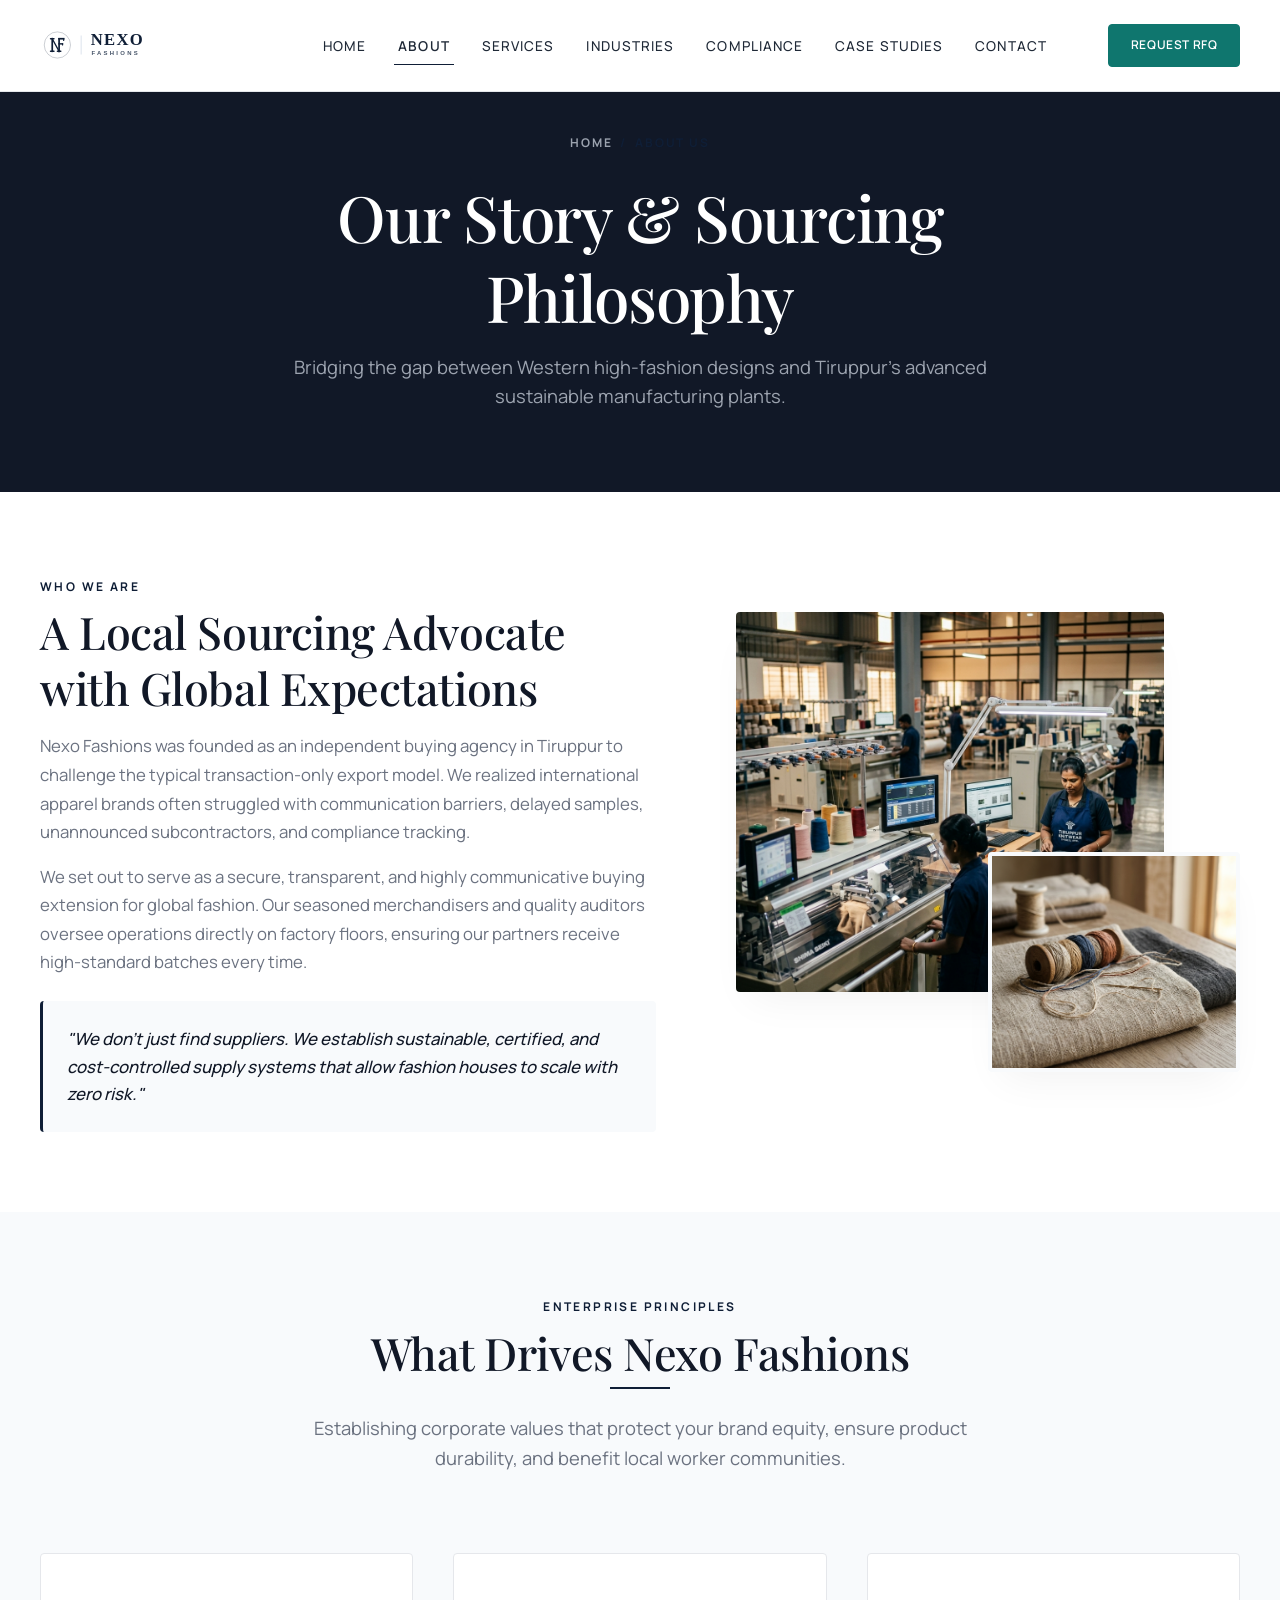
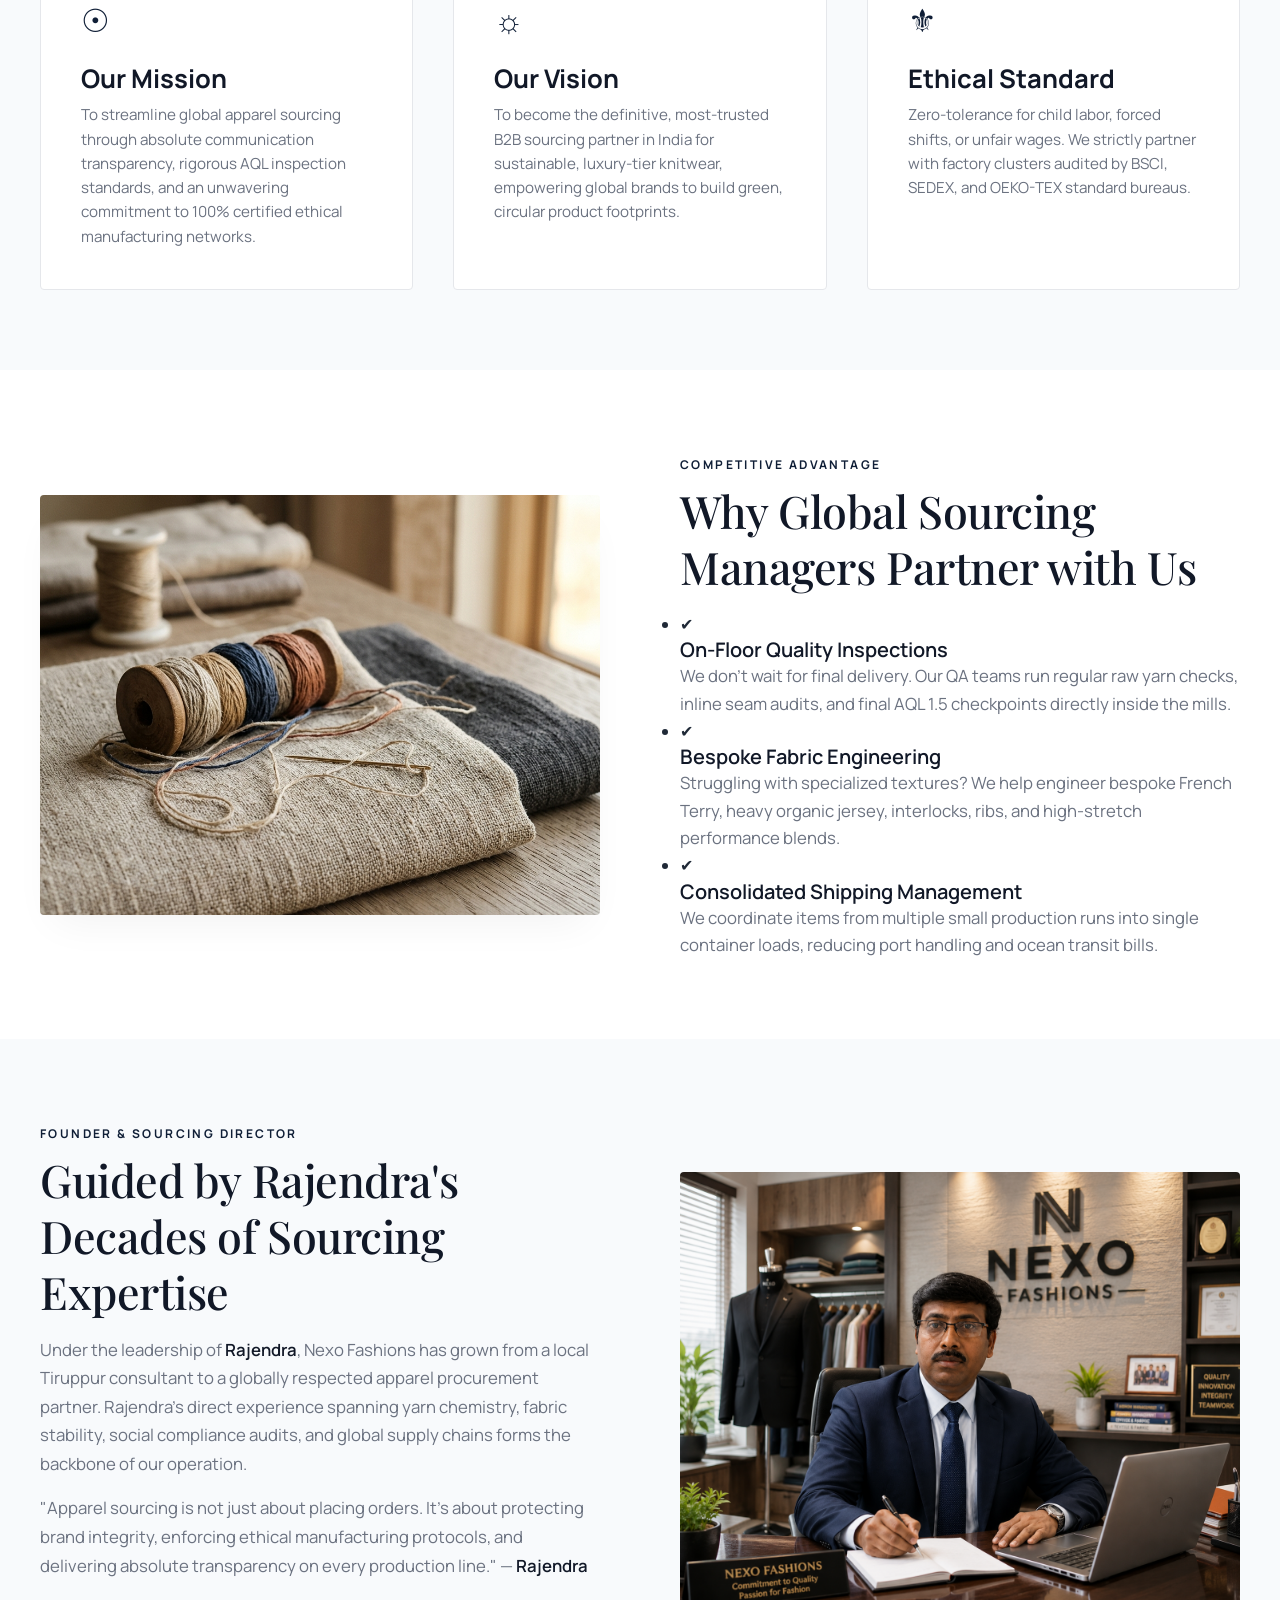
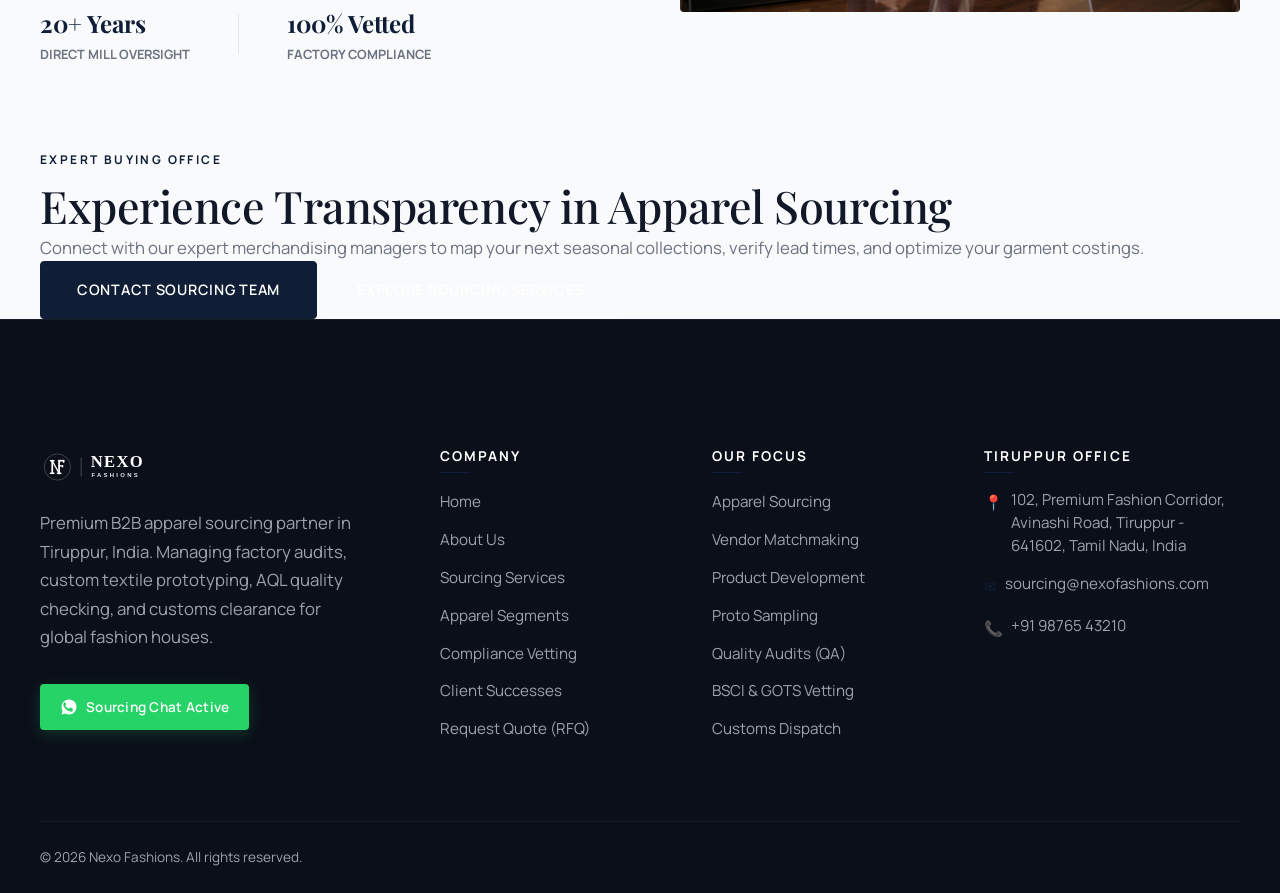
<file: about.html>
<!DOCTYPE html>
<html lang="en">
<head>
    <meta charset="UTF-8">
    <meta name="viewport" content="width=device-width, initial-scale=1.0">
    <meta name="description" content="Learn about Nexo Fashions, a premier buying partner in Tiruppur. Bridging international fashion brands and ethical manufacturing networks.">
    <title>About Us | Nexo Fashions - Tiruppur's Premier Sourcing Partner</title>
        <link rel="icon" type="image/svg+xml" href="assets/img/favicon.svg">
    <link rel="stylesheet" href="assets/css/variables.css">
        <link rel="icon" type="image/svg+xml" href="assets/img/favicon.svg">
    <link rel="stylesheet" href="assets/css/base.css">
        <link rel="icon" type="image/svg+xml" href="assets/img/favicon.svg">
    <link rel="stylesheet" href="assets/css/header.css">
        <link rel="icon" type="image/svg+xml" href="assets/img/favicon.svg">
    <link rel="stylesheet" href="assets/css/components.css">
        <link rel="icon" type="image/svg+xml" href="assets/img/favicon.svg">
    <link rel="stylesheet" href="assets/css/pages.css">
        <link rel="icon" type="image/svg+xml" href="assets/img/favicon.svg">
    <link rel="stylesheet" href="assets/css/footer.css">
</head>
<body>

    <!-- STICKY NAVBAR -->
    <header class="site-header scrolled light-theme">
        <div class="container nav-container">
            <a href="index.html" class="logo" aria-label="Nexo Fashions Home">
                <img src="assets/img/logo_light.svg" alt="Nexo Fashions" class="logo-img logo-light">
                <img src="assets/img/logo_dark.svg" alt="Nexo Fashions" class="logo-img logo-dark">
            </a>
            
            <nav class="nav-bar" aria-label="Main Navigation">
                <ul class="nav-menu">
                    <li class="nav-item"><a href="index.html" class="nav-link">Home</a></li>
                    <li class="nav-item"><a href="about.html" class="nav-link">About</a></li>
                    <li class="nav-item"><a href="services.html" class="nav-link">Services</a></li>
                    <li class="nav-item"><a href="industries.html" class="nav-link">Industries</a></li>
                    <li class="nav-item"><a href="compliance.html" class="nav-link">Compliance</a></li>
                    <li class="nav-item"><a href="case-studies.html" class="nav-link">Case Studies</a></li>
                    <li class="nav-item"><a href="contact.html" class="nav-link">Contact</a></li>
                </ul>
            </nav>

            <div class="header-actions">
                <a href="contact.html" class="btn btn-primary header-btn">Request RFQ</a>
            </div>

            <button class="mobile-trigger" aria-label="Toggle Menu">
                <span></span>
                <span></span>
                <span></span>
            </button>
        </div>
    </header>

    <!-- MOBILE DRAWER -->
    <div class="mobile-drawer">
        <ul class="mobile-nav-list">
            <li><a href="index.html" class="mobile-nav-link">Home</a></li>
            <li><a href="about.html" class="mobile-nav-link">About</a></li>
            <li><a href="services.html" class="mobile-nav-link">Services</a></li>
            <li><a href="industries.html" class="mobile-nav-link">Industries</a></li>
            <li><a href="compliance.html" class="mobile-nav-link">Compliance</a></li>
            <li><a href="case-studies.html" class="mobile-nav-link">Case Studies</a></li>
            <li><a href="contact.html" class="mobile-nav-link">Contact</a></li>
        </ul>
        <div class="mobile-drawer-cta">
            <a href="contact.html" class="btn btn-primary mobile-drawer-btn">Request Sourcing Quote</a>
        </div>
    </div>

    <!-- PAGE HEADER BANNER -->
    <section class="page-banner" aria-label="About Page Header">
        <div class="page-banner-bg" style="background-color: var(--color-primary-dark);"></div>
        <div class="container page-banner-content">
            <nav class="breadcrumbs">
                <a href="index.html">Home</a> / <span>About Us</span>
            </nav>
            <h1>Our Story & Sourcing Philosophy</h1>
            <p>Bridging the gap between Western high-fashion designs and Tiruppur's advanced sustainable manufacturing plants.</p>
        </div>
    </section>

    <!-- STORY SECTION -->
    <section class="section-padding" style="background-color: var(--color-bg-white);">
        <div class="container">
            <div class="about-story-grid">
                
                <div class="reveal reveal-slide-right">
                    <span class="badge-gold">Who We Are</span>
                    <h2 style="margin-bottom: var(--space-sm);">A Local Sourcing Advocate with Global Expectations</h2>
                    <p style="margin-bottom: var(--space-sm); line-height: 1.7;">Nexo Fashions was founded as an independent buying agency in Tiruppur to challenge the typical transaction-only export model. We realized international apparel brands often struggled with communication barriers, delayed samples, unannounced subcontractors, and compliance tracking.</p>
                    
                    <p style="margin-bottom: var(--space-md); line-height: 1.7;">We set out to serve as a secure, transparent, and highly communicative buying extension for global fashion. Our seasoned merchandisers and quality auditors oversee operations directly on factory floors, ensuring our partners receive high-standard batches every time.</p>
                    
                    <div style="background-color: var(--color-bg-light); border-left: 3px solid var(--color-luxury-gold); padding: var(--space-md); margin-top: var(--space-md); border-radius: var(--border-radius-sm);">
                        <p style="font-style: italic; color: var(--color-primary-dark); font-weight: 500; margin: 0;">"We don't just find suppliers. We establish sustainable, certified, and cost-controlled supply systems that allow fashion houses to scale with zero risk."</p>
                    </div>
                </div>

                <div class="reveal reveal-slide-left about-story-images">
                    <img src="assets/img/manufacturing_craft.png" alt="Precision stitching line" class="about-img-main">
                    <img src="assets/img/hero_fashion_textiles.png" alt="Luxury combed cotton fabric inspect" class="about-img-secondary">
                </div>

            </div>
        </div>
    </section>

    <!-- MISSION & VISION VALUES -->
    <section class="section-padding" style="background-color: var(--color-bg-light);">
        <div class="container">
            <div class="section-header text-center reveal reveal-slide-up">
                <span class="badge-gold">Enterprise Principles</span>
                <h2>What Drives Nexo Fashions</h2>
                <p>Establishing corporate values that protect your brand equity, ensure product durability, and benefit local worker communities.</p>
            </div>

            <div class="grid grid-3 reveal reveal-slide-up">
                
                <!-- Mission -->
                <div class="stat-card" style="text-align: left; padding: var(--space-lg);">
                    <div style="font-size: 2rem; color: var(--color-luxury-gold); margin-bottom: var(--space-sm);">☉</div>
                    <h3 style="margin-bottom: var(--space-xs); font-family: var(--font-body); font-weight: 700;">Our Mission</h3>
                    <p style="font-size: 0.95rem; line-height: 1.6;">To streamline global apparel sourcing through absolute communication transparency, rigorous AQL inspection standards, and an unwavering commitment to 100% certified ethical manufacturing networks.</p>
                </div>

                <!-- Vision -->
                <div class="stat-card" style="text-align: left; padding: var(--space-lg);">
                    <div style="font-size: 2rem; color: var(--color-luxury-gold); margin-bottom: var(--space-sm);">☼</div>
                    <h3 style="margin-bottom: var(--space-xs); font-family: var(--font-body); font-weight: 700;">Our Vision</h3>
                    <p style="font-size: 0.95rem; line-height: 1.6;">To become the definitive, most-trusted B2B sourcing partner in India for sustainable, luxury-tier knitwear, empowering global brands to build green, circular product footprints.</p>
                </div>

                <!-- Ethics -->
                <div class="stat-card" style="text-align: left; padding: var(--space-lg);">
                    <div style="font-size: 2rem; color: var(--color-luxury-gold); margin-bottom: var(--space-sm);">⚜</div>
                    <h3 style="margin-bottom: var(--space-xs); font-family: var(--font-body); font-weight: 700;">Ethical Standard</h3>
                    <p style="font-size: 0.95rem; line-height: 1.6;">Zero-tolerance for child labor, forced shifts, or unfair wages. We strictly partner with factory clusters audited by BSCI, SEDEX, and OEKO-TEX standard bureaus.</p>
                </div>

            </div>
        </div>
    </section>

    <!-- WHY CHOOSE NEXO -->
    <section class="section-padding" style="background-color: var(--color-bg-white);">
        <div class="container">
            <div class="grid grid-2 reveal reveal-slide-up" style="align-items: center; gap: var(--space-xl);">
                
                <div>
                    <img src="assets/img/hero_fashion_textiles.png" alt="Global fashion sourcing checks" style="width: 100%; height: 420px; object-fit: cover; border-radius: var(--border-radius-sm); box-shadow: var(--shadow-lg);">
                </div>

                <div>
                    <span class="badge-gold">Competitive Advantage</span>
                    <h2 style="margin-bottom: var(--space-sm);">Why Global Sourcing Managers Partner with Us</h2>
                    
                    <ul class="why-tiruppur-points" style="margin-top: var(--space-sm);">
                        <li class="why-tiruppur-point-item">
                            <span class="why-tiruppur-point-icon">✔</span>
                            <div class="why-tiruppur-point-text">
                                <h4>On-Floor Quality Inspections</h4>
                                <p>We don't wait for final delivery. Our QA teams run regular raw yarn checks, inline seam audits, and final AQL 1.5 checkpoints directly inside the mills.</p>
                            </div>
                        </li>
                        <li class="why-tiruppur-point-item">
                            <span class="why-tiruppur-point-icon">✔</span>
                            <div class="why-tiruppur-point-text">
                                <h4>Bespoke Fabric Engineering</h4>
                                <p>Struggling with specialized textures? We help engineer bespoke French Terry, heavy organic jersey, interlocks, ribs, and high-stretch performance blends.</p>
                            </div>
                        </li>
                        <li class="why-tiruppur-point-item">
                            <span class="why-tiruppur-point-icon">✔</span>
                            <div class="why-tiruppur-point-text">
                                <h4>Consolidated Shipping Management</h4>
                                <p>We coordinate items from multiple small production runs into single container loads, reducing port handling and ocean transit bills.</p>
                            </div>
                        </li>
                    </ul>
                </div>

            </div>
        </div>
    </section>

    <!-- LEADERSHIP PANEL -->
    <section class="section-padding" style="background-color: var(--color-bg-light);" id="leadership">
        <div class="container">
            <div class="grid grid-2 reveal reveal-slide-up" style="align-items: center; gap: var(--space-xl);">
                
                <div class="reveal reveal-slide-right">
                    <span class="badge-gold">Founder & Sourcing Director</span>
                    <h2 style="margin-bottom: var(--space-sm);">Guided by Rajendra's Decades of Sourcing Expertise</h2>
                    <p style="margin-bottom: var(--space-sm); line-height: 1.7;">Under the leadership of <strong>Rajendra</strong>, Nexo Fashions has grown from a local Tiruppur consultant to a globally respected apparel procurement partner. Rajendra's direct experience spanning yarn chemistry, fabric stability, social compliance audits, and global supply chains forms the backbone of our operation.</p>
                    
                    <p style="margin-bottom: var(--space-md); line-height: 1.7;">"Apparel sourcing is not just about placing orders. It's about protecting brand integrity, enforcing ethical manufacturing protocols, and delivering absolute transparency on every production line." — <strong>Rajendra</strong></p>
                    
                    <div style="display: flex; gap: var(--space-md); margin-top: var(--space-md); align-items: center;">
                        <div>
                            <span style="font-family: var(--font-heading); font-size: 1.5rem; font-weight: 700; color: var(--color-luxury-gold);">20+ Years</span>
                            <p style="font-size: 0.8rem; text-transform: uppercase; font-weight: 700; color: var(--color-text-secondary);">Direct Mill Oversight</p>
                        </div>
                        <div style="width: 1px; background-color: var(--color-border); height: 40px; margin: 0 var(--space-md);"></div>
                        <div>
                            <span style="font-family: var(--font-heading); font-size: 1.5rem; font-weight: 700; color: var(--color-color-luxury-gold, var(--color-luxury-gold));">100% Vetted</span>
                            <p style="font-size: 0.8rem; text-transform: uppercase; font-weight: 700; color: var(--color-text-secondary);">Factory Compliance</p>
                        </div>
                    </div>
                </div>

                <div class="reveal reveal-slide-left" style="position: relative;">
                    <div class="why-tiruppur-photo-panel" style="height: 440px;">
                        <img src="assets/img/nexo_about.png" alt="Rajendra - Founder & Sourcing Director" style="width: 100%; height: 100%; object-fit: cover; border-radius: var(--border-radius-sm);">
                    </div>
                </div>

            </div>
        </div>
    </section>

    <!-- LEADERSHIP CTA -->
    <section class="final-cta-section reveal reveal-fade">
        <div class="container final-cta-container">
            <span class="badge-gold">Expert Buying Office</span>
            <h2>Experience Transparency in Apparel Sourcing</h2>
            <p>Connect with our expert merchandising managers to map your next seasonal collections, verify lead times, and optimize your garment costings.</p>
            <div class="final-cta-actions">
                <a href="contact.html" class="btn btn-gold">Contact Sourcing Team</a>
                <a href="services.html" class="btn btn-outline-white">Explore Sourcing Services</a>
            </div>
        </div>
    </section>

    <!-- FOOTER -->
    <footer class="site-footer">
        <div class="container">
            <div class="footer-grid">
                
                <div class="footer-brand">
                    <img src="assets/img/logo_light.svg" alt="Nexo Fashions" style="height: 38px; width: auto; margin-bottom: var(--space-sm); display: inline-block;">
                    <p>Premium B2B apparel sourcing partner in Tiruppur, India. Managing factory audits, custom textile prototyping, AQL quality checking, and customs clearance for global fashion houses.</p>
                    <a href="https://wa.me/919876543210" class="whatsapp-badge" target="_blank" rel="noopener">
                        <svg viewBox="0 0 24 24"><path d="M12.012 2c-5.506 0-9.989 4.478-9.99 9.984a9.96 9.96 0 0 0 1.333 4.993L2 22l5.233-1.371a9.948 9.948 0 0 0 4.775 1.218h.004c5.505 0 9.988-4.478 9.99-9.984a9.983 9.983 0 0 0-9.99-9.985M17.47 16.63c-.3.84-1.53 1.54-2.12 1.63-.59.09-1.36.17-3.93-.88-3.29-1.35-5.42-4.71-5.58-4.93-.16-.22-1.35-1.79-1.35-3.42S5.33 6.2 5.56 5.97c.23-.23.5-.29.66-.29.17 0 .34 0 .49.01.16.01.37-.06.58.45.22.53.75 1.83.82 1.97.07.15.12.33.02.53-.1.2-.15.33-.3.51-.15.18-.32.4-.46.54-.15.15-.31.32-.13.63.18.31.81 1.33 1.74 2.16 1.2 1.07 2.21 1.4 2.52 1.56.31.15.49.13.68-.08.19-.22.82-.95 1.04-1.28.22-.33.44-.28.74-.17.3.11 1.91.9 2.24 1.06.33.16.55.24.63.38.08.14.08.82-.22 1.66z"/></svg>
                        Sourcing Chat Active
                    </a>
                </div>

                <div>
                    <h3 class="footer-title">Company</h3>
                    <ul class="footer-links">
                        <li class="footer-link"><a href="index.html">Home</a></li>
                        <li class="footer-link"><a href="about.html">About Us</a></li>
                        <li class="footer-link"><a href="services.html">Sourcing Services</a></li>
                        <li class="footer-link"><a href="industries.html">Apparel Segments</a></li>
                        <li class="footer-link"><a href="compliance.html">Compliance Vetting</a></li>
                        <li class="footer-link"><a href="case-studies.html">Client Successes</a></li>
                        <li class="footer-link"><a href="contact.html">Request Quote (RFQ)</a></li>
                    </ul>
                </div>

                <div>
                    <h3 class="footer-title">Our Focus</h3>
                    <ul class="footer-links">
                        <li class="footer-link"><a href="services.html">Apparel Sourcing</a></li>
                        <li class="footer-link"><a href="services.html">Vendor Matchmaking</a></li>
                        <li class="footer-link"><a href="services.html">Product Development</a></li>
                        <li class="footer-link"><a href="services.html">Proto Sampling</a></li>
                        <li class="footer-link"><a href="services.html">Quality Audits (QA)</a></li>
                        <li class="footer-link"><a href="services.html">BSCI & GOTS Vetting</a></li>
                        <li class="footer-link"><a href="services.html">Customs Dispatch</a></li>
                    </ul>
                </div>

                <div>
                    <h3 class="footer-title">Tiruppur Office</h3>
                    <div class="footer-contact-item">
                        <span class="footer-contact-icon">📍</span>
                        <span>102, Premium Fashion Corridor, Avinashi Road, Tiruppur - 641602, Tamil Nadu, India</span>
                    </div>
                    <div class="footer-contact-item">
                        <span class="footer-contact-icon">✉</span>
                        <span>sourcing@nexofashions.com</span>
                    </div>
                    <div class="footer-contact-item">
                        <span class="footer-contact-icon">📞</span>
                        <span>+91 98765 43210</span>
                    </div>
                </div>

            </div>

            <div class="footer-bottom">
                <div class="copyright">
                    &copy; 2026 Nexo Fashions. All rights reserved.
                </div>
            </div>
        </div>
    </footer>

    <script src="assets/js/main.js"></script>
</body>
</html>
</file>
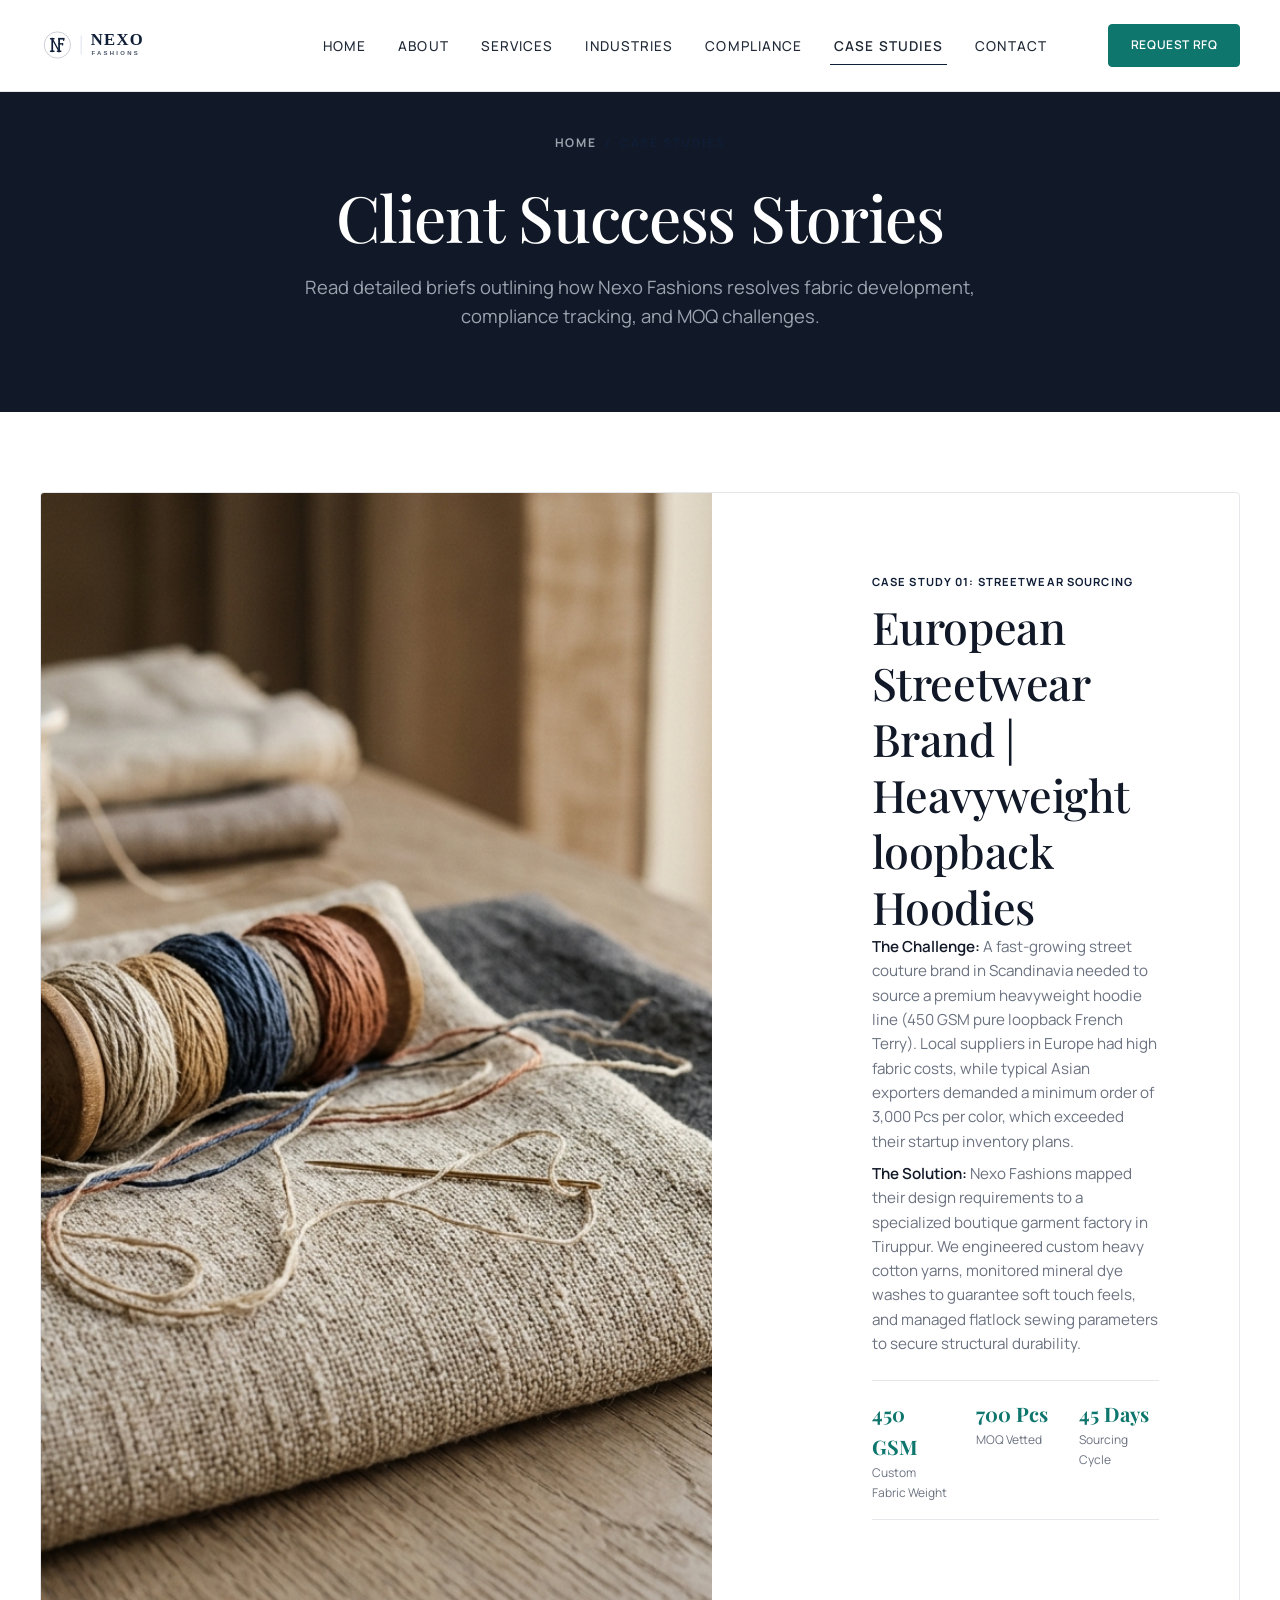
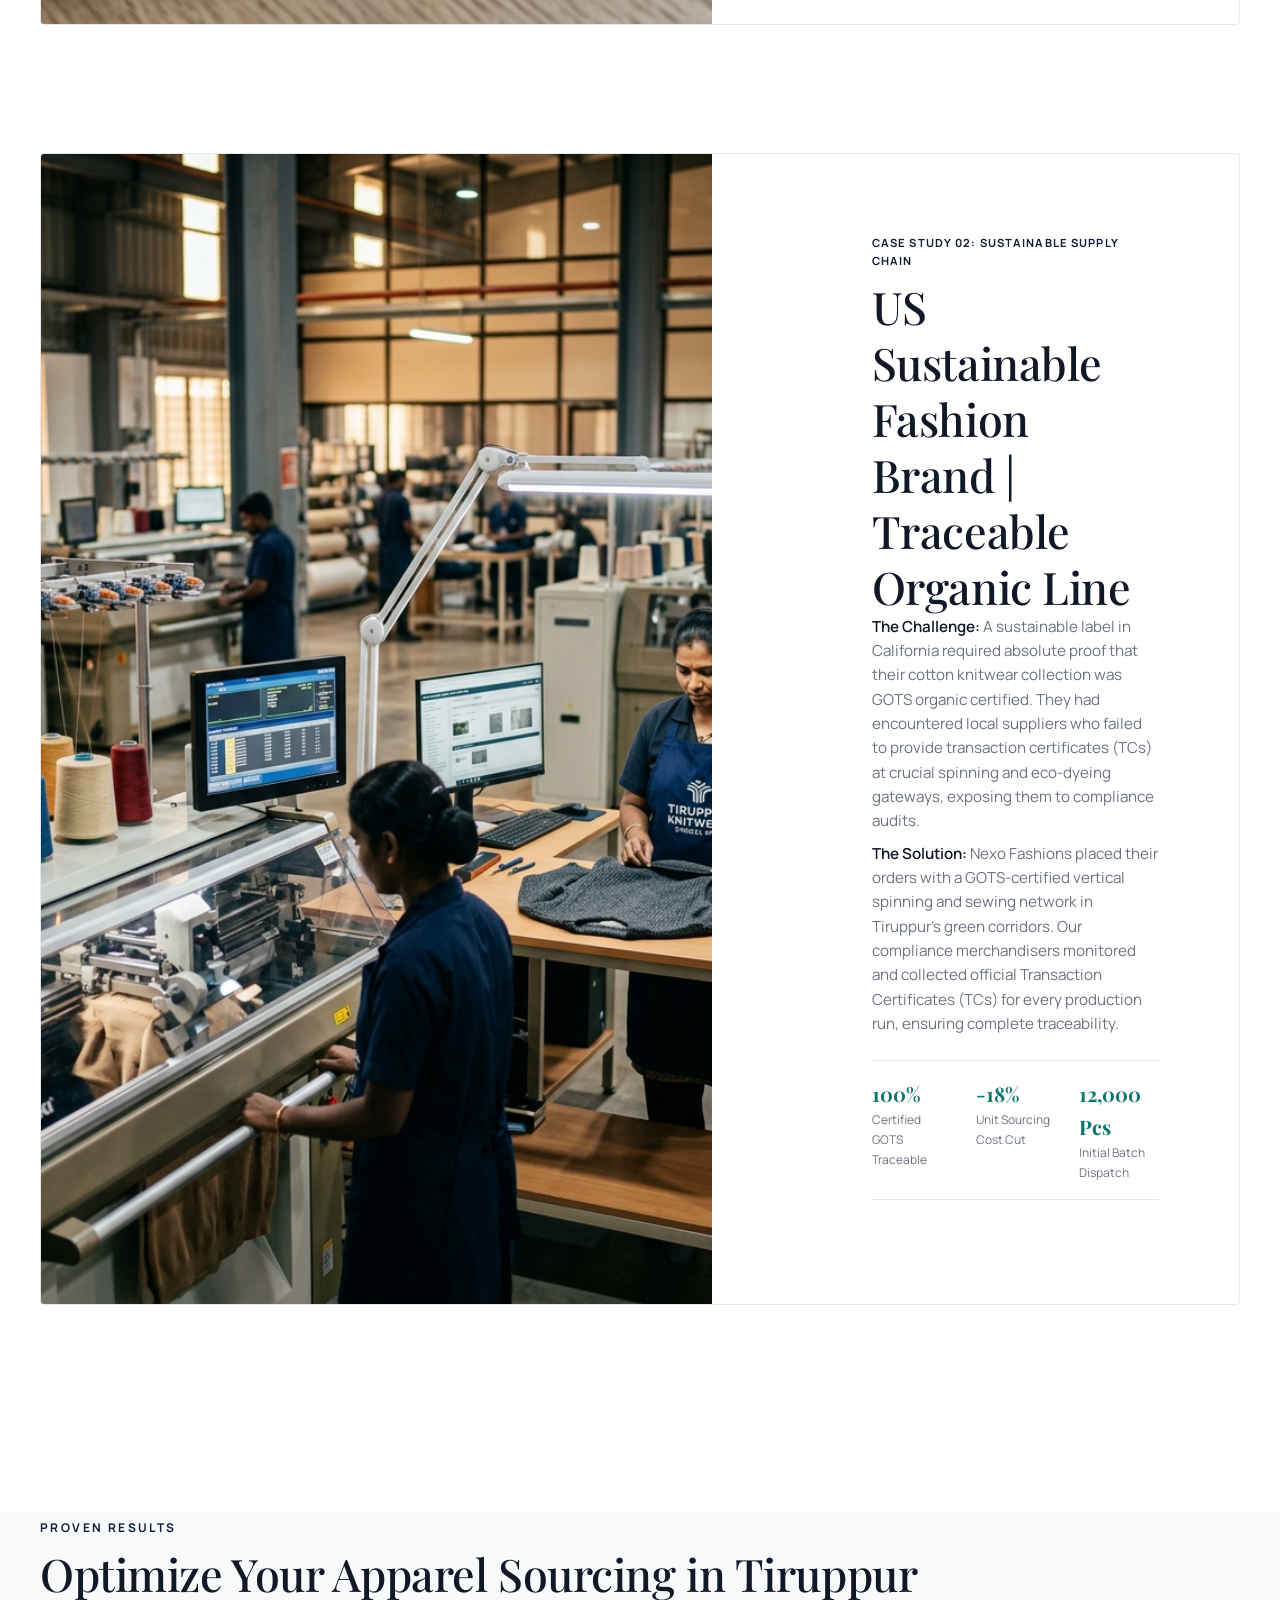
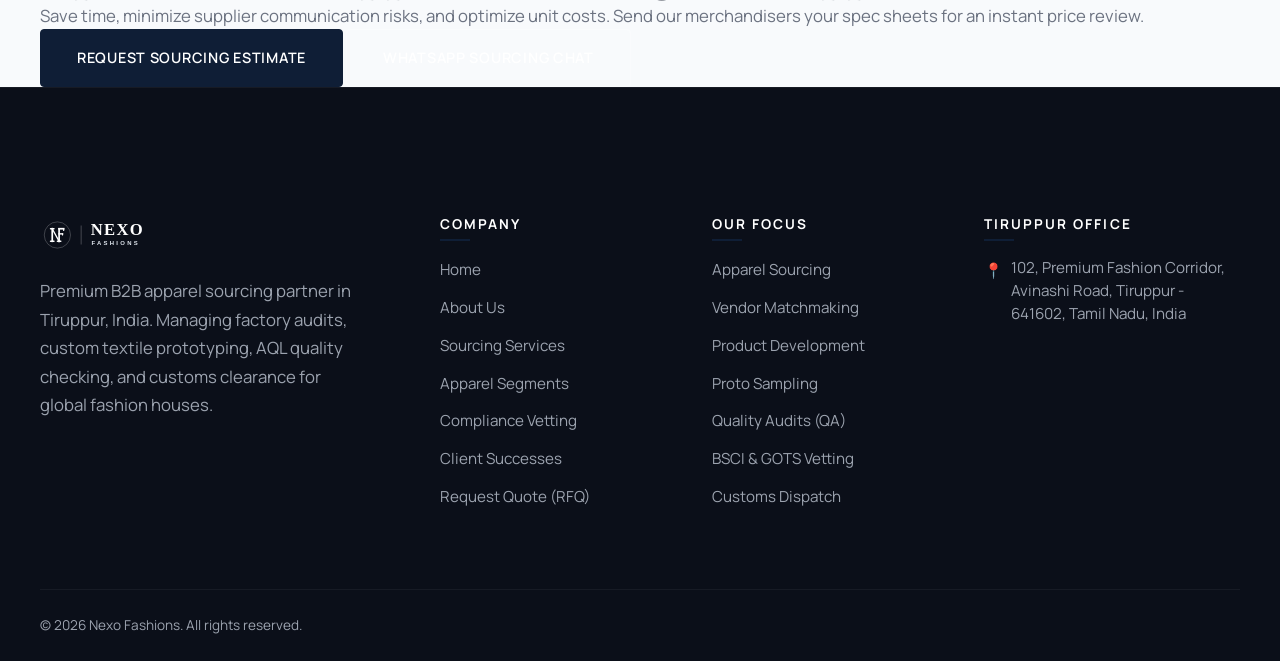
<file: case-studies.html>
<!DOCTYPE html>
<html lang="en">
<head>
    <meta charset="UTF-8">
    <meta name="viewport" content="width=device-width, initial-scale=1.0">
    <meta name="description" content="Explore real sourcing success stories by Nexo Fashions. Helping streetwear brands and sustainable fashion houses optimize production in Tiruppur.">
    <title>Client Case Studies | Nexo Fashions Sourcing Success</title>
        <link rel="icon" type="image/svg+xml" href="assets/img/favicon.svg">
    <link rel="stylesheet" href="assets/css/variables.css">
        <link rel="icon" type="image/svg+xml" href="assets/img/favicon.svg">
    <link rel="stylesheet" href="assets/css/base.css">
        <link rel="icon" type="image/svg+xml" href="assets/img/favicon.svg">
    <link rel="stylesheet" href="assets/css/header.css">
        <link rel="icon" type="image/svg+xml" href="assets/img/favicon.svg">
    <link rel="stylesheet" href="assets/css/components.css">
        <link rel="icon" type="image/svg+xml" href="assets/img/favicon.svg">
    <link rel="stylesheet" href="assets/css/pages.css">
        <link rel="icon" type="image/svg+xml" href="assets/img/favicon.svg">
    <link rel="stylesheet" href="assets/css/footer.css">
</head>
<body>

    <!-- NAVBAR -->
    <header class="site-header scrolled light-theme">
        <div class="container nav-container">
            <a href="index.html" class="logo" aria-label="Nexo Fashions Home">
                <img src="assets/img/logo_light.svg" alt="Nexo Fashions" class="logo-img logo-light">
                <img src="assets/img/logo_dark.svg" alt="Nexo Fashions" class="logo-img logo-dark">
            </a>
            
            <nav class="nav-bar" aria-label="Main Navigation">
                <ul class="nav-menu">
                    <li class="nav-item"><a href="index.html" class="nav-link">Home</a></li>
                    <li class="nav-item"><a href="about.html" class="nav-link">About</a></li>
                    <li class="nav-item"><a href="services.html" class="nav-link">Services</a></li>
                    <li class="nav-item"><a href="industries.html" class="nav-link">Industries</a></li>
                    <li class="nav-item"><a href="compliance.html" class="nav-link">Compliance</a></li>
                    <li class="nav-item"><a href="case-studies.html" class="nav-link">Case Studies</a></li>
                    <li class="nav-item"><a href="contact.html" class="nav-link">Contact</a></li>
                </ul>
            </nav>

            <div class="header-actions">
                <a href="contact.html" class="btn btn-primary header-btn">Request RFQ</a>
            </div>

            <button class="mobile-trigger" aria-label="Toggle Menu">
                <span></span>
                <span></span>
                <span></span>
            </button>
        </div>
    </header>

    <!-- MOBILE DRAWER -->
    <div class="mobile-drawer">
        <ul class="mobile-nav-list">
            <li><a href="index.html" class="mobile-nav-link">Home</a></li>
            <li><a href="about.html" class="mobile-nav-link">About</a></li>
            <li><a href="services.html" class="mobile-nav-link">Services</a></li>
            <li><a href="industries.html" class="mobile-nav-link">Industries</a></li>
            <li><a href="compliance.html" class="mobile-nav-link">Compliance</a></li>
            <li><a href="case-studies.html" class="mobile-nav-link">Case Studies</a></li>
            <li><a href="contact.html" class="mobile-nav-link">Contact</a></li>
        </ul>
    </div>

    <!-- BANNER -->
    <section class="page-banner">
        <div class="page-banner-bg" style="background-color: var(--color-primary-dark);"></div>
        <div class="container page-banner-content">
            <nav class="breadcrumbs">
                <a href="index.html">Home</a> / <span>Case Studies</span>
            </nav>
            <h1>Client Success Stories</h1>
            <p>Read detailed briefs outlining how Nexo Fashions resolves fabric development, compliance tracking, and MOQ challenges.</p>
        </div>
    </section>

    <!-- CASE PORTALS -->
    <section class="section-padding" style="background-color: var(--color-bg-white);">
        <div class="container">
            
            <!-- Case Study 1 Hero Grid -->
            <div class="case-study-hero reveal reveal-slide-up">
                <img src="assets/img/hero_fashion_textiles.png" alt="High-density loopback fabric close-up" class="case-study-hero-img">
                <div class="case-study-hero-body">
                    <span class="case-tag">Case Study 01: Streetwear Sourcing</span>
                    <h2>European Streetwear Brand | Heavyweight loopback Hoodies</h2>
                    
                    <p style="margin-bottom: var(--space-xs); font-size: 0.95rem; line-height: 1.6;">
                        <strong>The Challenge:</strong> A fast-growing street couture brand in Scandinavia needed to source a premium heavyweight hoodie line (450 GSM pure loopback French Terry). 
                        Local suppliers in Europe had high fabric costs, while typical Asian exporters demanded a minimum order of 3,000 Pcs per color, which exceeded their startup inventory plans.
                    </p>
                    
                    <p style="margin-bottom: var(--space-md); font-size: 0.95rem; line-height: 1.6;">
                        <strong>The Solution:</strong> Nexo Fashions mapped their design requirements to a specialized boutique garment factory in Tiruppur. 
                        We engineered custom heavy cotton yarns, monitored mineral dye washes to guarantee soft touch feels, and managed flatlock sewing parameters to secure structural durability.
                    </p>

                    <div class="case-metric-box">
                        <div class="case-metric">
                            <div class="case-metric-val">450 GSM</div>
                            <div class="case-metric-lbl">Custom Fabric Weight</div>
                        </div>
                        <div class="case-metric">
                            <div class="case-metric-val">700 Pcs</div>
                            <div class="case-metric-lbl">MOQ Vetted</div>
                        </div>
                        <div class="case-metric">
                            <div class="case-metric-val">45 Days</div>
                            <div class="case-metric-lbl">Sourcing Cycle</div>
                        </div>
                    </div>
                </div>
            </div>

            <!-- Case Study 2 Hero Grid -->
            <div class="case-study-hero reveal reveal-slide-up">
                <img src="assets/img/manufacturing_craft.png" alt="GOTS organic cotton fabric roll" class="case-study-hero-img">
                <div class="case-study-hero-body">
                    <span class="case-tag">Case Study 02: Sustainable Supply Chain</span>
                    <h2>US Sustainable Fashion Brand | Traceable Organic Line</h2>
                    
                    <p style="margin-bottom: var(--space-xs); font-size: 0.95rem; line-height: 1.6;">
                        <strong>The Challenge:</strong> A sustainable label in California required absolute proof that their cotton knitwear collection was GOTS organic certified. 
                        They had encountered local suppliers who failed to provide transaction certificates (TCs) at crucial spinning and eco-dyeing gateways, exposing them to compliance audits.
                    </p>
                    
                    <p style="margin-bottom: var(--space-md); font-size: 0.95rem; line-height: 1.6;">
                        <strong>The Solution:</strong> Nexo Fashions placed their orders with a GOTS-certified vertical spinning and sewing network in Tiruppur's green corridors. 
                        Our compliance merchandisers monitored and collected official Transaction Certificates (TCs) for every production run, ensuring complete traceability.
                    </p>

                    <div class="case-metric-box">
                        <div class="case-metric">
                            <div class="case-metric-val">100%</div>
                            <div class="case-metric-lbl">Certified GOTS Traceable</div>
                        </div>
                        <div class="case-metric">
                            <div class="case-metric-val">-18%</div>
                            <div class="case-metric-lbl">Unit Sourcing Cost Cut</div>
                        </div>
                        <div class="case-metric">
                            <div class="case-metric-val">12,000 Pcs</div>
                            <div class="case-metric-lbl">Initial Batch Dispatch</div>
                        </div>
                    </div>
                </div>
            </div>

        </div>
    </section>

    <!-- CTAS -->
    <section class="final-cta-section reveal reveal-fade">
        <div class="container final-cta-container">
            <span class="badge-gold">Proven Results</span>
            <h2>Optimize Your Apparel Sourcing in Tiruppur</h2>
            <p>Save time, minimize supplier communication risks, and optimize unit costs. Send our merchandisers your spec sheets for an instant price review.</p>
            <div class="final-cta-actions">
                <a href="contact.html" class="btn btn-gold">Request Sourcing Estimate</a>
                <a href="https://wa.me/919876543210" class="btn btn-outline-white">WhatsApp Sourcing Chat</a>
            </div>
        </div>
    </section>

    <!-- FOOTER -->
    <footer class="site-footer">
        <div class="container">
            <div class="footer-grid">
                
                <div class="footer-brand">
                    <img src="assets/img/logo_light.svg" alt="Nexo Fashions" style="height: 38px; width: auto; margin-bottom: var(--space-sm); display: inline-block;">
                    <p>Premium B2B apparel sourcing partner in Tiruppur, India. Managing factory audits, custom textile prototyping, AQL quality checking, and customs clearance for global fashion houses.</p>
                </div>

                <div>
                    <h3 class="footer-title">Company</h3>
                    <ul class="footer-links">
                        <li class="footer-link"><a href="index.html">Home</a></li>
                        <li class="footer-link"><a href="about.html">About Us</a></li>
                        <li class="footer-link"><a href="services.html">Sourcing Services</a></li>
                        <li class="footer-link"><a href="industries.html">Apparel Segments</a></li>
                        <li class="footer-link"><a href="compliance.html">Compliance Vetting</a></li>
                        <li class="footer-link"><a href="case-studies.html">Client Successes</a></li>
                        <li class="footer-link"><a href="contact.html">Request Quote (RFQ)</a></li>
                    </ul>
                </div>

                <div>
                    <h3 class="footer-title">Our Focus</h3>
                    <ul class="footer-links">
                        <li class="footer-link"><a href="services.html">Apparel Sourcing</a></li>
                        <li class="footer-link"><a href="services.html">Vendor Matchmaking</a></li>
                        <li class="footer-link"><a href="services.html">Product Development</a></li>
                        <li class="footer-link"><a href="services.html">Proto Sampling</a></li>
                        <li class="footer-link"><a href="services.html">Quality Audits (QA)</a></li>
                        <li class="footer-link"><a href="services.html">BSCI & GOTS Vetting</a></li>
                        <li class="footer-link"><a href="services.html">Customs Dispatch</a></li>
                    </ul>
                </div>

                <div>
                    <h3 class="footer-title">Tiruppur Office</h3>
                    <div class="footer-contact-item">
                        <span class="footer-contact-icon">📍</span>
                        <span>102, Premium Fashion Corridor, Avinashi Road, Tiruppur - 641602, Tamil Nadu, India</span>
                    </div>
                </div>

            </div>

            <div class="footer-bottom">
                <div class="copyright">
                    &copy; 2026 Nexo Fashions. All rights reserved.
                </div>
            </div>
        </div>
    </footer>

    <script src="assets/js/main.js"></script>
</body>
</html>
</file>
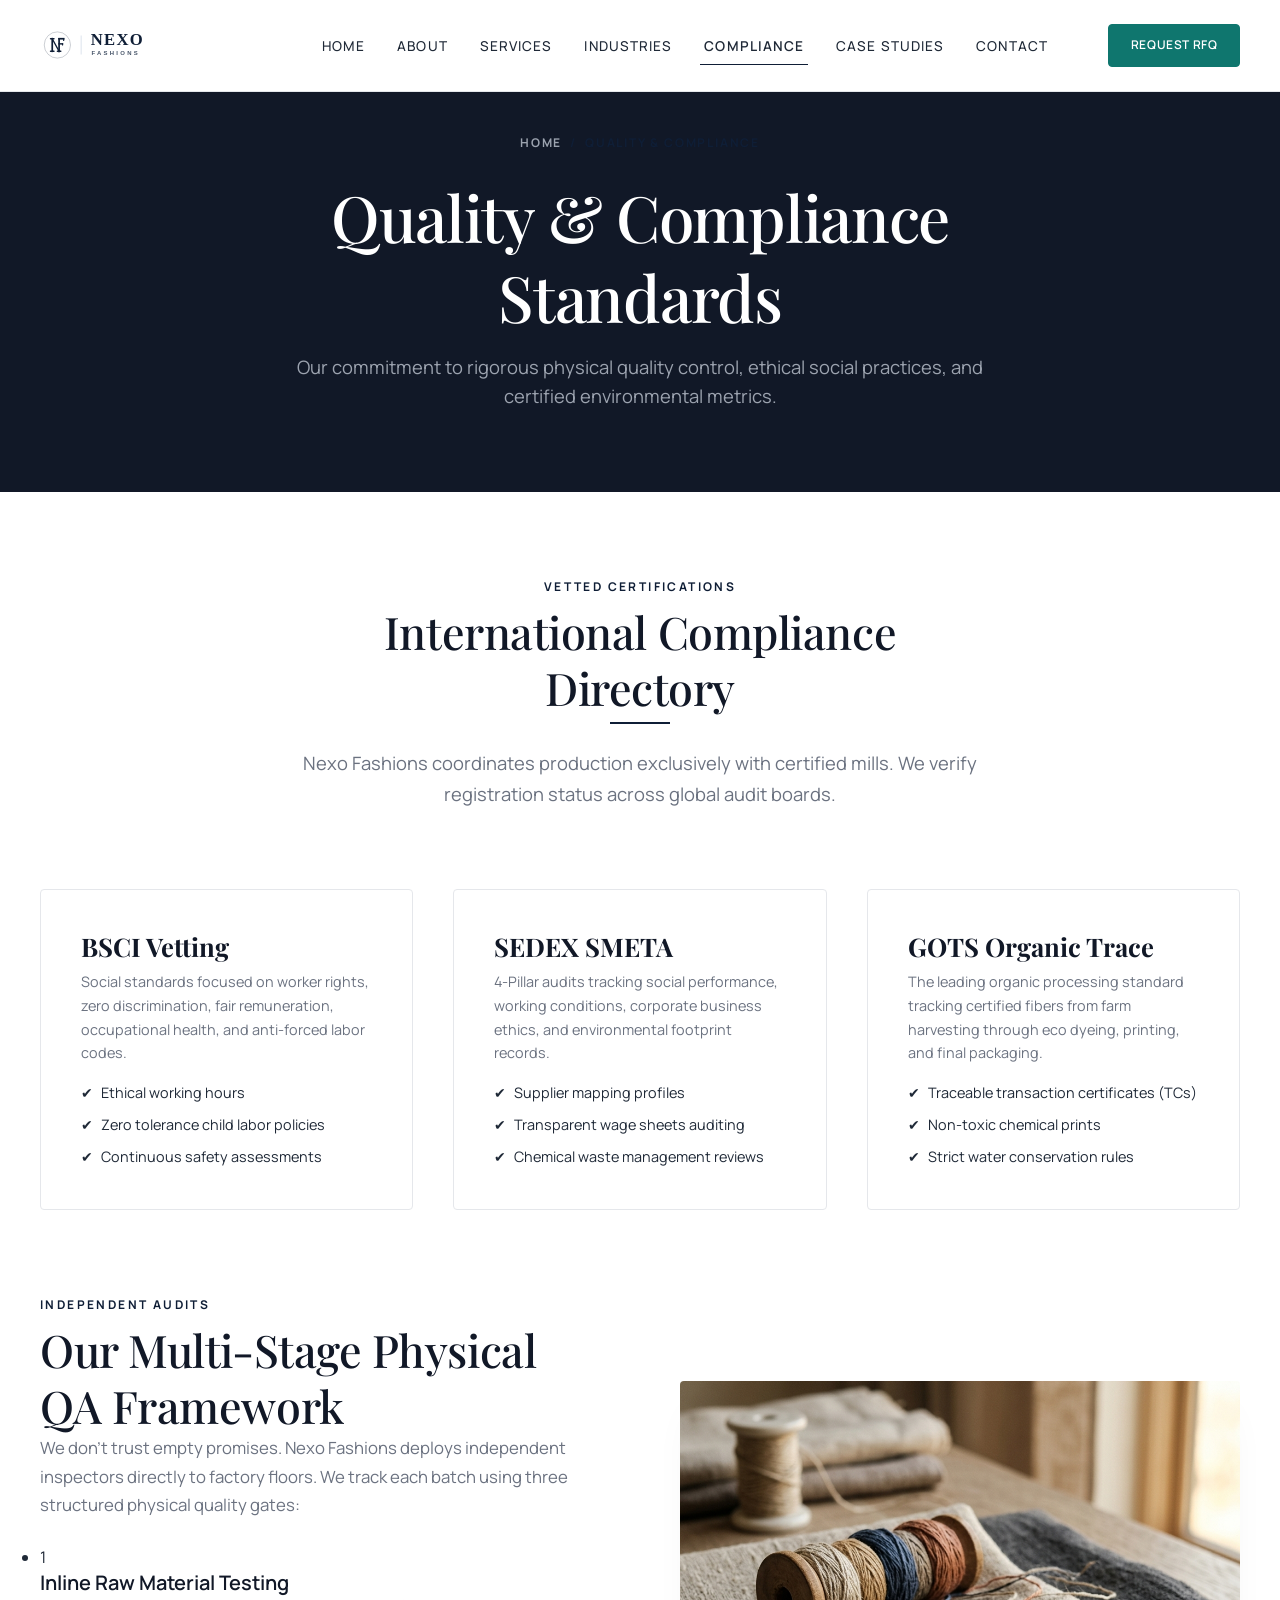
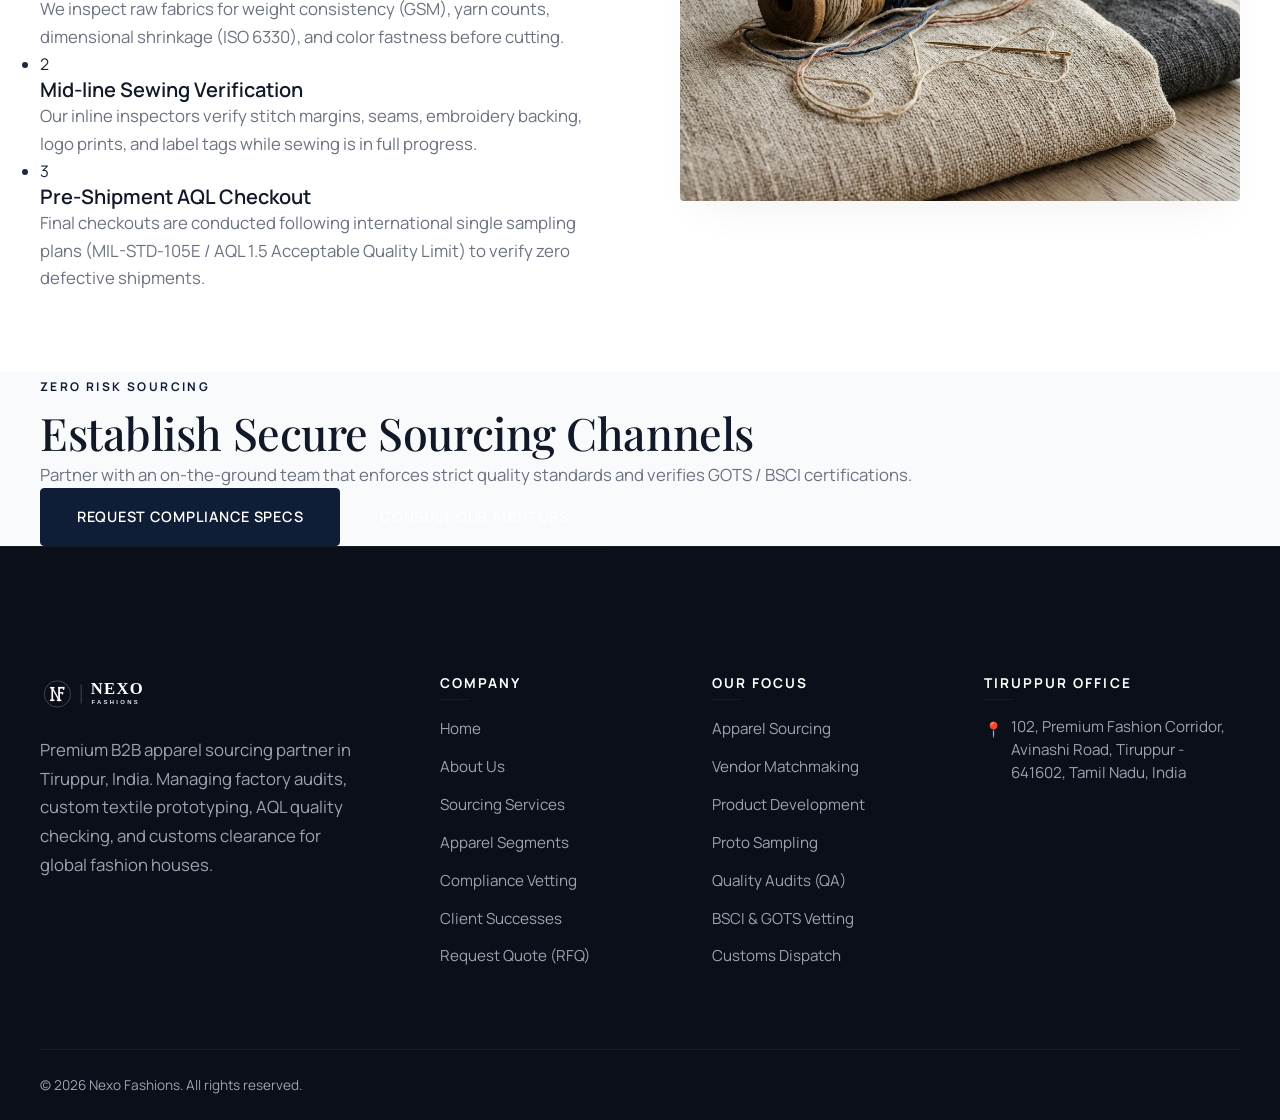
<file: compliance.html>
<!DOCTYPE html>
<html lang="en">
<head>
    <meta charset="UTF-8">
    <meta name="viewport" content="width=device-width, initial-scale=1.0">
    <meta name="description" content="View apparel certifications for BSCI, SEDEX, GOTS, and OEKO-TEX at Nexo Fashions. Our QA system follows international AQL standards.">
    <title>Quality & Compliance | Nexo Fashions - Vetted Apparel Audits India</title>
        <link rel="icon" type="image/svg+xml" href="assets/img/favicon.svg">
    <link rel="stylesheet" href="assets/css/variables.css">
        <link rel="icon" type="image/svg+xml" href="assets/img/favicon.svg">
    <link rel="stylesheet" href="assets/css/base.css">
        <link rel="icon" type="image/svg+xml" href="assets/img/favicon.svg">
    <link rel="stylesheet" href="assets/css/header.css">
        <link rel="icon" type="image/svg+xml" href="assets/img/favicon.svg">
    <link rel="stylesheet" href="assets/css/components.css">
        <link rel="icon" type="image/svg+xml" href="assets/img/favicon.svg">
    <link rel="stylesheet" href="assets/css/pages.css">
        <link rel="icon" type="image/svg+xml" href="assets/img/favicon.svg">
    <link rel="stylesheet" href="assets/css/footer.css">
</head>
<body>

    <!-- NAVBAR -->
    <header class="site-header scrolled light-theme">
        <div class="container nav-container">
            <a href="index.html" class="logo" aria-label="Nexo Fashions Home">
                <img src="assets/img/logo_light.svg" alt="Nexo Fashions" class="logo-img logo-light">
                <img src="assets/img/logo_dark.svg" alt="Nexo Fashions" class="logo-img logo-dark">
            </a>
            
            <nav class="nav-bar" aria-label="Main Navigation">
                <ul class="nav-menu">
                    <li class="nav-item"><a href="index.html" class="nav-link">Home</a></li>
                    <li class="nav-item"><a href="about.html" class="nav-link">About</a></li>
                    <li class="nav-item"><a href="services.html" class="nav-link">Services</a></li>
                    <li class="nav-item"><a href="industries.html" class="nav-link">Industries</a></li>
                    <li class="nav-item"><a href="compliance.html" class="nav-link">Compliance</a></li>
                    <li class="nav-item"><a href="case-studies.html" class="nav-link">Case Studies</a></li>
                    <li class="nav-item"><a href="contact.html" class="nav-link">Contact</a></li>
                </ul>
            </nav>

            <div class="header-actions">
                <a href="contact.html" class="btn btn-primary header-btn">Request RFQ</a>
            </div>

            <button class="mobile-trigger" aria-label="Toggle Menu">
                <span></span>
                <span></span>
                <span></span>
            </button>
        </div>
    </header>

    <!-- MOBILE DRAWER -->
    <div class="mobile-drawer">
        <ul class="mobile-nav-list">
            <li><a href="index.html" class="mobile-nav-link">Home</a></li>
            <li><a href="about.html" class="mobile-nav-link">About</a></li>
            <li><a href="services.html" class="mobile-nav-link">Services</a></li>
            <li><a href="industries.html" class="mobile-nav-link">Industries</a></li>
            <li><a href="compliance.html" class="mobile-nav-link">Compliance</a></li>
            <li><a href="case-studies.html" class="mobile-nav-link">Case Studies</a></li>
            <li><a href="contact.html" class="mobile-nav-link">Contact</a></li>
        </ul>
    </div>

    <!-- BANNER -->
    <section class="page-banner">
        <div class="page-banner-bg" style="background-color: var(--color-primary-dark);"></div>
        <div class="container page-banner-content">
            <nav class="breadcrumbs">
                <a href="index.html">Home</a> / <span>Quality & Compliance</span>
            </nav>
            <h1>Quality & Compliance Standards</h1>
            <p>Our commitment to rigorous physical quality control, ethical social practices, and certified environmental metrics.</p>
        </div>
    </section>

    <!-- CERTIFICATION GRIDS -->
    <section class="section-padding" style="background-color: var(--color-bg-white);">
        <div class="container">
            <div class="section-header reveal reveal-slide-up">
                <span class="badge-gold">Vetted Certifications</span>
                <h2>International Compliance Directory</h2>
                <p>Nexo Fashions coordinates production exclusively with certified mills. We verify registration status across global audit boards.</p>
            </div>

            <div class="grid grid-3 reveal reveal-slide-up" style="margin-bottom: var(--space-xl);">
                
                <!-- BSCI -->
                <div class="compliance-detail-box">
                    <h3 style="color: var(--color-primary-dark); font-weight: 700; margin-bottom: var(--space-xs);">BSCI Vetting</h3>
                    <p style="font-size: 0.9rem;">Social standards focused on worker rights, zero discrimination, fair remuneration, occupational health, and anti-forced labor codes.</p>
                    <ul>
                        <li><span>✔</span><span>Ethical working hours</span></li>
                        <li><span>✔</span><span>Zero tolerance child labor policies</span></li>
                        <li><span>✔</span><span>Continuous safety assessments</span></li>
                    </ul>
                </div>

                <!-- SEDEX -->
                <div class="compliance-detail-box">
                    <h3 style="color: var(--color-primary-dark); font-weight: 700; margin-bottom: var(--space-xs);">SEDEX SMETA</h3>
                    <p style="font-size: 0.9rem;">4-Pillar audits tracking social performance, working conditions, corporate business ethics, and environmental footprint records.</p>
                    <ul>
                        <li><span>✔</span><span>Supplier mapping profiles</span></li>
                        <li><span>✔</span><span>Transparent wage sheets auditing</span></li>
                        <li><span>✔</span><span>Chemical waste management reviews</span></li>
                    </ul>
                </div>

                <!-- GOTS -->
                <div class="compliance-detail-box">
                    <h3 style="color: var(--color-primary-dark); font-weight: 700; margin-bottom: var(--space-xs);">GOTS Organic Trace</h3>
                    <p style="font-size: 0.9rem;">The leading organic processing standard tracking certified fibers from farm harvesting through eco dyeing, printing, and final packaging.</p>
                    <ul>
                        <li><span>✔</span><span>Traceable transaction certificates (TCs)</span></li>
                        <li><span>✔</span><span>Non-toxic chemical prints</span></li>
                        <li><span>✔</span><span>Strict water conservation rules</span></li>
                    </ul>
                </div>

            </div>

            <!-- QUALITY QA INLINE AUDITS -->
            <div class="grid grid-2 reveal reveal-slide-up" style="align-items: center; gap: var(--space-xl); margin-top: var(--space-xl);">
                
                <div>
                    <span class="badge-gold">Independent Audits</span>
                    <h2>Our Multi-Stage Physical QA Framework</h2>
                    <p style="margin-bottom: var(--space-md); line-height: 1.7;">We don't trust empty promises. Nexo Fashions deploys independent inspectors directly to factory floors. We track each batch using three structured physical quality gates:</p>
                    
                    <ul class="why-tiruppur-points">
                        <li class="why-tiruppur-point-item">
                            <span class="why-tiruppur-point-icon">1</span>
                            <div class="why-tiruppur-point-text">
                                <h4>Inline Raw Material Testing</h4>
                                <p>We inspect raw fabrics for weight consistency (GSM), yarn counts, dimensional shrinkage (ISO 6330), and color fastness before cutting.</p>
                            </div>
                        </li>
                        <li class="why-tiruppur-point-item">
                            <span class="why-tiruppur-point-icon">2</span>
                            <div class="why-tiruppur-point-text">
                                <h4>Mid-line Sewing Verification</h4>
                                <p>Our inline inspectors verify stitch margins, seams, embroidery backing, logo prints, and label tags while sewing is in full progress.</p>
                            </div>
                        </li>
                        <li class="why-tiruppur-point-item">
                            <span class="why-tiruppur-point-icon">3</span>
                            <div class="why-tiruppur-point-text">
                                <h4>Pre-Shipment AQL Checkout</h4>
                                <p>Final checkouts are conducted following international single sampling plans (MIL-STD-105E / AQL 1.5 Acceptable Quality Limit) to verify zero defective shipments.</p>
                            </div>
                        </li>
                    </ul>
                </div>

                <div>
                    <img src="assets/img/hero_fashion_textiles.png" alt="Fabric quality audit room" style="width: 100%; height: 420px; object-fit: cover; border-radius: var(--border-radius-sm); box-shadow: var(--shadow-lg);">
                </div>

            </div>

        </div>
    </section>

    <!-- CTAS -->
    <section class="final-cta-section reveal reveal-fade">
        <div class="container final-cta-container">
            <span class="badge-gold">Zero Risk Sourcing</span>
            <h2>Establish Secure Sourcing Channels</h2>
            <p>Partner with an on-the-ground team that enforces strict quality standards and verifies GOTS / BSCI certifications.</p>
            <div class="final-cta-actions">
                <a href="contact.html" class="btn btn-gold">Request Compliance Specs</a>
                <a href="contact.html" class="btn btn-outline-white">Consult Our Auditors</a>
            </div>
        </div>
    </section>

    <!-- FOOTER -->
    <footer class="site-footer">
        <div class="container">
            <div class="footer-grid">
                
                <div class="footer-brand">
                    <img src="assets/img/logo_light.svg" alt="Nexo Fashions" style="height: 38px; width: auto; margin-bottom: var(--space-sm); display: inline-block;">
                    <p>Premium B2B apparel sourcing partner in Tiruppur, India. Managing factory audits, custom textile prototyping, AQL quality checking, and customs clearance for global fashion houses.</p>
                </div>

                <div>
                    <h3 class="footer-title">Company</h3>
                    <ul class="footer-links">
                        <li class="footer-link"><a href="index.html">Home</a></li>
                        <li class="footer-link"><a href="about.html">About Us</a></li>
                        <li class="footer-link"><a href="services.html">Sourcing Services</a></li>
                        <li class="footer-link"><a href="industries.html">Apparel Segments</a></li>
                        <li class="footer-link"><a href="compliance.html">Compliance Vetting</a></li>
                        <li class="footer-link"><a href="case-studies.html">Client Successes</a></li>
                        <li class="footer-link"><a href="contact.html">Request Quote (RFQ)</a></li>
                    </ul>
                </div>

                <div>
                    <h3 class="footer-title">Our Focus</h3>
                    <ul class="footer-links">
                        <li class="footer-link"><a href="services.html">Apparel Sourcing</a></li>
                        <li class="footer-link"><a href="services.html">Vendor Matchmaking</a></li>
                        <li class="footer-link"><a href="services.html">Product Development</a></li>
                        <li class="footer-link"><a href="services.html">Proto Sampling</a></li>
                        <li class="footer-link"><a href="services.html">Quality Audits (QA)</a></li>
                        <li class="footer-link"><a href="services.html">BSCI & GOTS Vetting</a></li>
                        <li class="footer-link"><a href="services.html">Customs Dispatch</a></li>
                    </ul>
                </div>

                <div>
                    <h3 class="footer-title">Tiruppur Office</h3>
                    <div class="footer-contact-item">
                        <span class="footer-contact-icon">📍</span>
                        <span>102, Premium Fashion Corridor, Avinashi Road, Tiruppur - 641602, Tamil Nadu, India</span>
                    </div>
                </div>

            </div>

            <div class="footer-bottom">
                <div class="copyright">
                    &copy; 2026 Nexo Fashions. All rights reserved.
                </div>
            </div>
        </div>
    </footer>

    <script src="assets/js/main.js"></script>
</body>
</html>
</file>
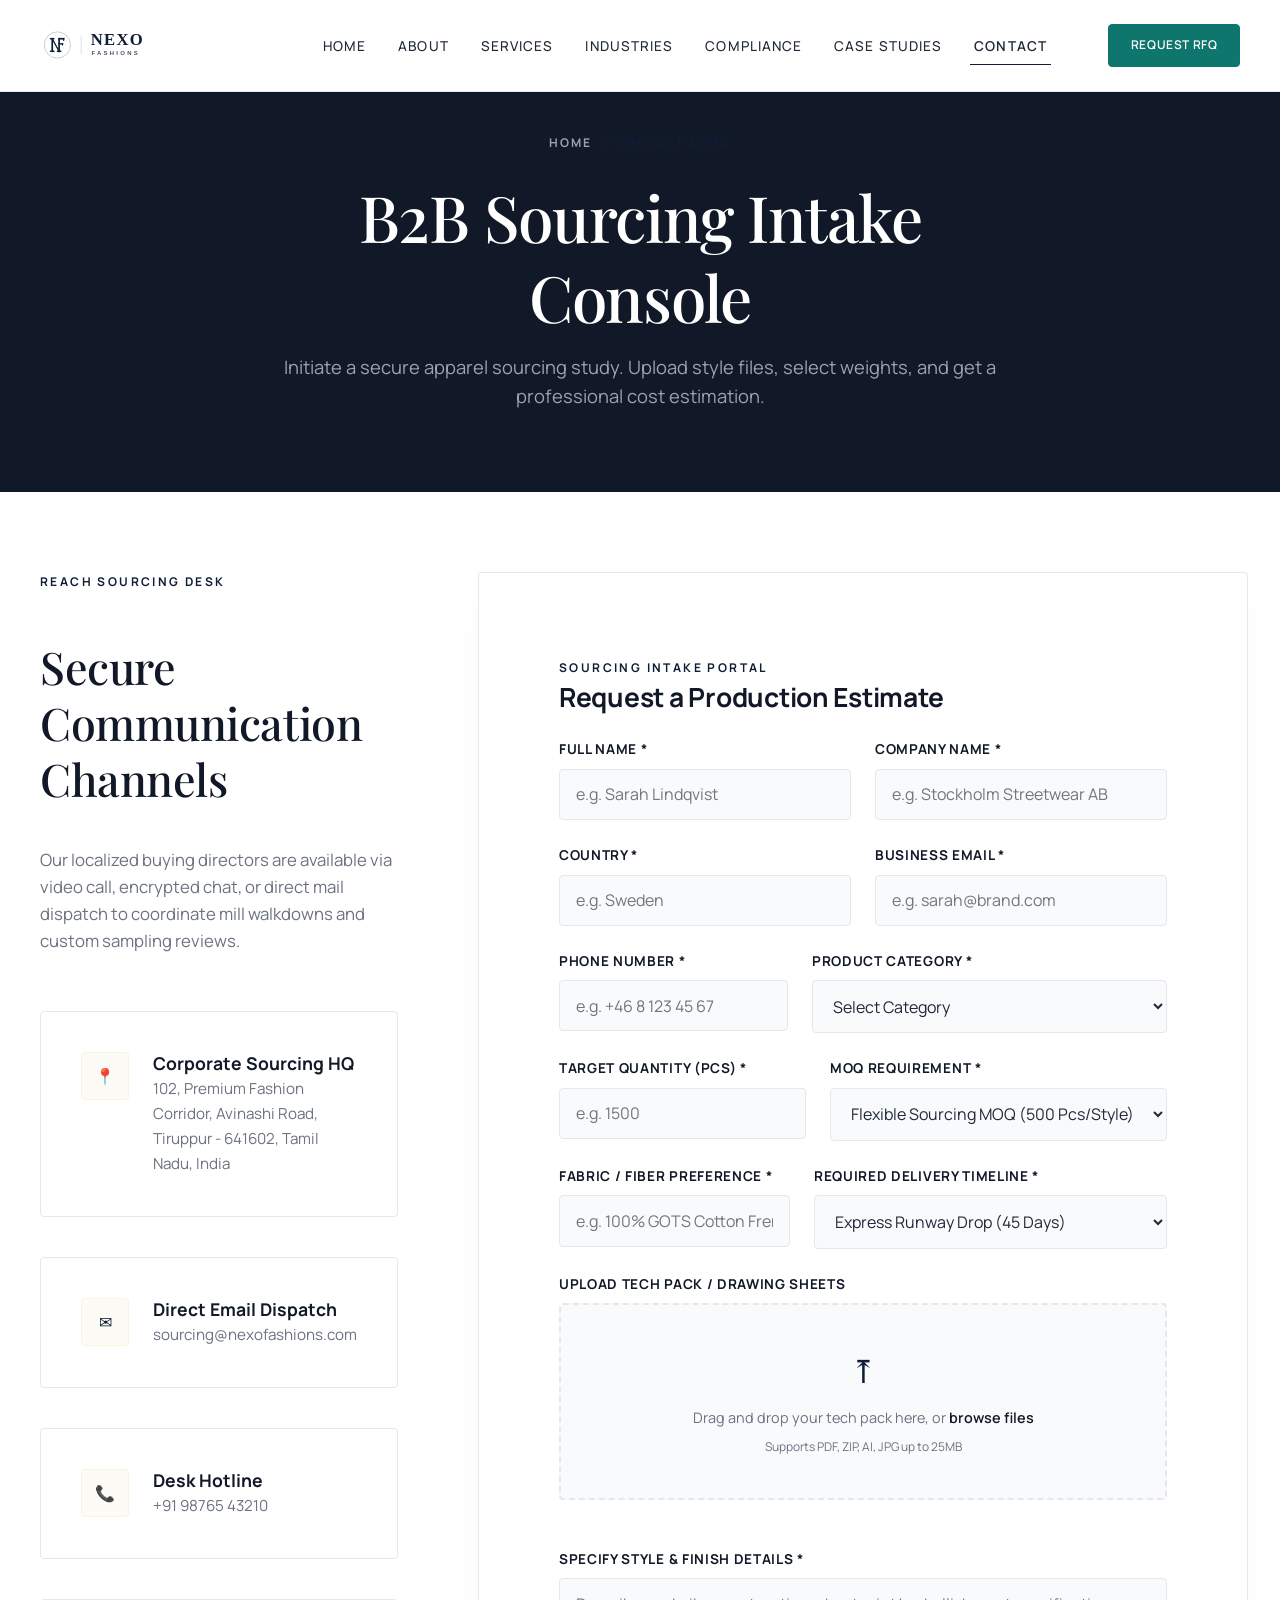
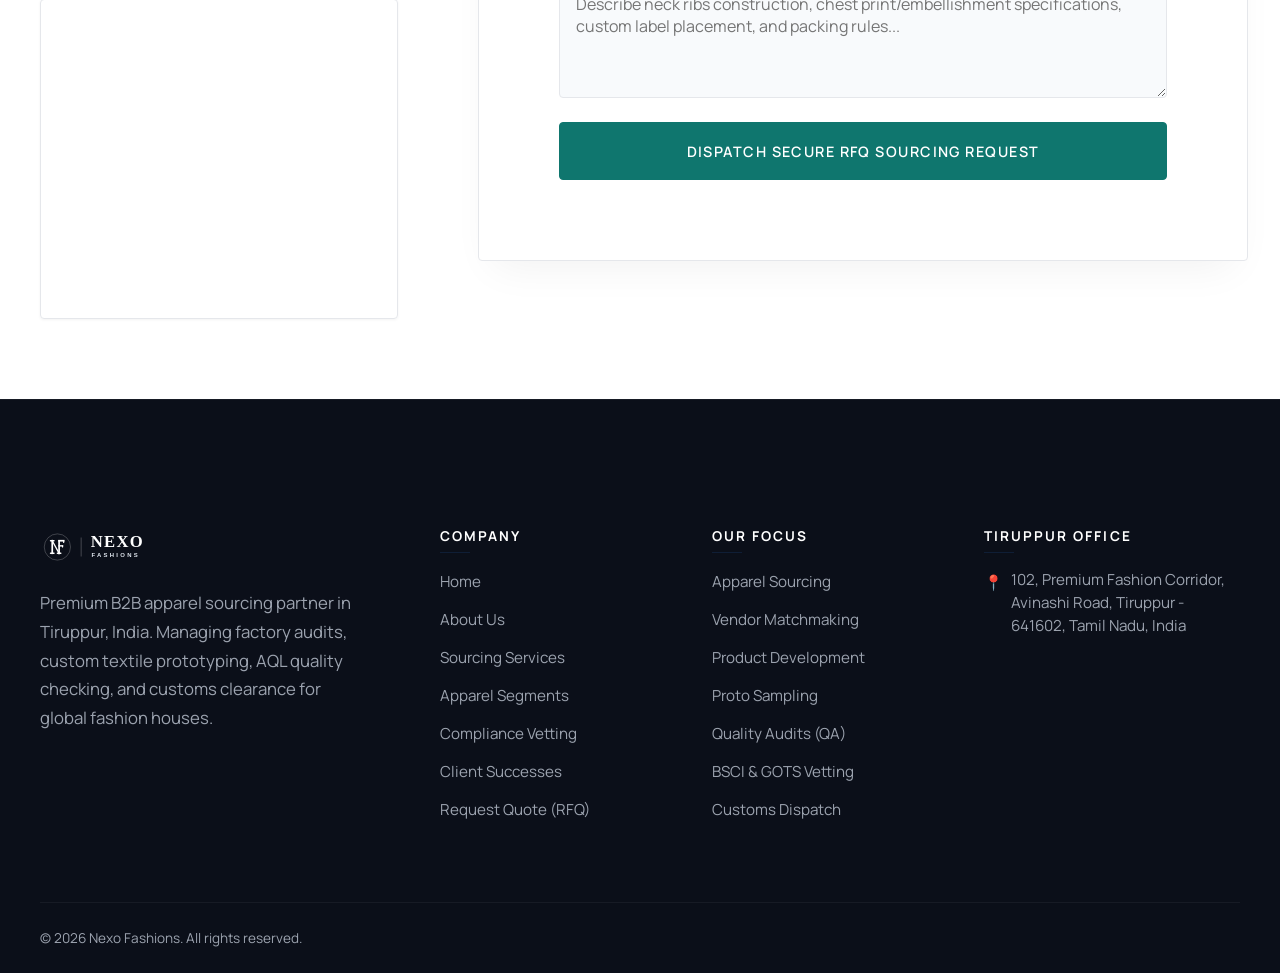
<file: contact.html>
<!DOCTYPE html>
<html lang="en">
<head>
    <meta charset="UTF-8">
    <meta name="viewport" content="width=device-width, initial-scale=1.0">
    <meta name="description" content="Submit your apparel sourcing RFQ to Nexo Fashions. Upload tech packs, specify fabrics and MOQs, and receive a quote in 24 hours.">
    <title>Contact & Request RFQ | Nexo Fashions Premium B2B Sourcing</title>
        <link rel="icon" type="image/svg+xml" href="assets/img/favicon.svg">
    <link rel="stylesheet" href="assets/css/variables.css">
        <link rel="icon" type="image/svg+xml" href="assets/img/favicon.svg">
    <link rel="stylesheet" href="assets/css/base.css">
        <link rel="icon" type="image/svg+xml" href="assets/img/favicon.svg">
    <link rel="stylesheet" href="assets/css/header.css">
        <link rel="icon" type="image/svg+xml" href="assets/img/favicon.svg">
    <link rel="stylesheet" href="assets/css/components.css">
        <link rel="icon" type="image/svg+xml" href="assets/img/favicon.svg">
    <link rel="stylesheet" href="assets/css/pages.css">
        <link rel="icon" type="image/svg+xml" href="assets/img/favicon.svg">
    <link rel="stylesheet" href="assets/css/footer.css">
</head>
<body>

    <!-- NAVBAR -->
    <header class="site-header scrolled light-theme">
        <div class="container nav-container">
            <a href="index.html" class="logo" aria-label="Nexo Fashions Home">
                <img src="assets/img/logo_light.svg" alt="Nexo Fashions" class="logo-img logo-light">
                <img src="assets/img/logo_dark.svg" alt="Nexo Fashions" class="logo-img logo-dark">
            </a>
            
            <nav class="nav-bar" aria-label="Main Navigation">
                <ul class="nav-menu">
                    <li class="nav-item"><a href="index.html" class="nav-link">Home</a></li>
                    <li class="nav-item"><a href="about.html" class="nav-link">About</a></li>
                    <li class="nav-item"><a href="services.html" class="nav-link">Services</a></li>
                    <li class="nav-item"><a href="industries.html" class="nav-link">Industries</a></li>
                    <li class="nav-item"><a href="compliance.html" class="nav-link">Compliance</a></li>
                    <li class="nav-item"><a href="case-studies.html" class="nav-link">Case Studies</a></li>
                    <li class="nav-item"><a href="contact.html" class="nav-link">Contact</a></li>
                </ul>
            </nav>

            <div class="header-actions">
                <a href="contact.html" class="btn btn-primary header-btn">Request RFQ</a>
            </div>

            <button class="mobile-trigger" aria-label="Toggle Menu">
                <span></span>
                <span></span>
                <span></span>
            </button>
        </div>
    </header>

    <!-- MOBILE DRAWER -->
    <div class="mobile-drawer">
        <ul class="mobile-nav-list">
            <li><a href="index.html" class="mobile-nav-link">Home</a></li>
            <li><a href="about.html" class="mobile-nav-link">About</a></li>
            <li><a href="services.html" class="mobile-nav-link">Services</a></li>
            <li><a href="industries.html" class="mobile-nav-link">Industries</a></li>
            <li><a href="compliance.html" class="mobile-nav-link">Compliance</a></li>
            <li><a href="case-studies.html" class="mobile-nav-link">Case Studies</a></li>
            <li><a href="contact.html" class="mobile-nav-link">Contact</a></li>
        </ul>
    </div>

    <!-- BANNER -->
    <section class="page-banner">
        <div class="page-banner-bg" style="background-color: var(--color-primary-dark);"></div>
        <div class="container page-banner-content">
            <nav class="breadcrumbs">
                <a href="index.html">Home</a> / <span>Contact & RFQ</span>
            </nav>
            <h1>B2B Sourcing Intake Console</h1>
            <p>Initiate a secure apparel sourcing study. Upload style files, select weights, and get a professional cost estimation.</p>
        </div>
    </section>

    <!-- CONTACT SPLIT -->
    <section class="section-padding" style="background-color: var(--color-bg-white);">
        <div class="container">
            <div class="contact-split">
                
                <!-- Info cards & Maps -->
                <div class="contact-info-panel reveal reveal-slide-right">
                    <span class="badge-gold">Reach Sourcing Desk</span>
                    <h2>Secure Communication Channels</h2>
                    <p style="margin-bottom: var(--space-sm); line-height: 1.6;">Our localized buying directors are available via video call, encrypted chat, or direct mail dispatch to coordinate mill walkdowns and custom sampling reviews.</p>
                    
                    <!-- Direct channels -->
                    <div class="contact-card">
                        <div class="contact-icon-wrapper">📍</div>
                        <div class="contact-details">
                            <h3>Corporate Sourcing HQ</h3>
                            <p>102, Premium Fashion Corridor, Avinashi Road, Tiruppur - 641602, Tamil Nadu, India</p>
                        </div>
                    </div>

                    <div class="contact-card">
                        <div class="contact-icon-wrapper">✉</div>
                        <div class="contact-details">
                            <h3>Direct Email Dispatch</h3>
                            <p>sourcing@nexofashions.com</p>
                        </div>
                    </div>

                    <div class="contact-card">
                        <div class="contact-icon-wrapper">📞</div>
                        <div class="contact-details">
                            <h3>Desk Hotline</h3>
                            <p>+91 98765 43210</p>
                        </div>
                    </div>

                    <!-- Grayscale Google Map Frame -->
                    <div class="map-iframe-container">
                        <iframe src="https://www.google.com/maps/embed?pb=!1m18!1m12!1m3!1d3914.88701977785!2d77.3347915!3d11.1219661!2m3!1f0!2f0!3f0!3m2!1i1024!2i768!4f13.1!3m3!1m2!1s0x3ba907c0e5a5a1f5%3A0xe5a18a9bb1730bb1!2sAvinashi%20Rd%2C%20Tamil%20Nadu!5e0!3m2!1sen!2sin!4v1700000000000!5m2!1sen!2sin" allowfullscreen="" loading="lazy" referrerpolicy="no-referrer-when-downgrade" title="Google Map showing Avinashi Road Sourcing Office in Tiruppur"></iframe>
                    </div>
                </div>

                <!-- RFQ Intake Form Box -->
                <div class="reveal reveal-slide-left">
                    <div class="rfq-form-box">
                        <span class="badge-gold" style="margin-bottom: 4px;">Sourcing Intake Portal</span>
                        <h2 style="font-size: 1.65rem; margin-bottom: var(--space-md); font-family: var(--font-body); font-weight: 700;">Request a Production Estimate</h2>
                        
                        <form id="rfq-intake-form" action="#" method="POST" enctype="multipart/form-data">
                            
                            <!-- Row 1: Name & Company -->
                            <div class="form-row form-row-2">
                                <div class="form-group">
                                    <label for="rfq-fullname" class="form-label">Full Name *</label>
                                    <input type="text" id="rfq-fullname" class="form-control" placeholder="e.g. Sarah Lindqvist" required>
                                </div>
                                <div class="form-group">
                                    <label for="rfq-company" class="form-label">Company Name *</label>
                                    <input type="text" id="rfq-company" class="form-control" placeholder="e.g. Stockholm Streetwear AB" required>
                                </div>
                            </div>

                            <!-- Row 2: Country & Email -->
                            <div class="form-row form-row-2">
                                <div class="form-group">
                                    <label for="rfq-country" class="form-label">Country *</label>
                                    <input type="text" id="rfq-country" class="form-control" placeholder="e.g. Sweden" required>
                                </div>
                                <div class="form-group">
                                    <label for="rfq-email" class="form-label">Business Email *</label>
                                    <input type="email" id="rfq-email" class="form-control" placeholder="e.g. sarah@brand.com" required>
                                </div>
                            </div>

                            <!-- Row 3: Phone & Category -->
                            <div class="form-row form-row-2">
                                <div class="form-group">
                                    <label for="rfq-phone" class="form-label">Phone Number *</label>
                                    <input type="tel" id="rfq-phone" class="form-control" placeholder="e.g. +46 8 123 45 67" required>
                                </div>
                                <div class="form-group">
                                    <label for="rfq-category" class="form-label">Product Category *</label>
                                    <select id="rfq-category" class="form-control" required>
                                        <option value="">Select Category</option>
                                        <option value="knitwear">Premium Knitwear (Hoodies, Tees, Polos)</option>
                                        <option value="activewear">Technical Activewear</option>
                                        <option value="kidswear">Kidswear & Infantwear</option>
                                        <option value="sustainable">GOTS Organic Sustainable Line</option>
                                        <option value="private-label">Private Label Apparel</option>
                                        <option value="home-textiles">Home Textiles</option>
                                    </select>
                                </div>
                            </div>

                            <!-- Row 4: Quantity & MOQ -->
                            <div class="form-row form-row-2">
                                <div class="form-group">
                                    <label for="rfq-quantity" class="form-label">Target Quantity (Pcs) *</label>
                                    <input type="number" id="rfq-quantity" class="form-control" placeholder="e.g. 1500" min="1" required>
                                </div>
                                <div class="form-group">
                                    <label for="rfq-moq" class="form-label">MOQ Requirement *</label>
                                    <select id="rfq-moq" class="form-control" required>
                                        <option value="flexible">Flexible Sourcing MOQ (500 Pcs/Style)</option>
                                        <option value="medium">Medium run MOQ (1,000 - 5,000 Pcs)</option>
                                        <option value="large">High volume scale (>5,000 Pcs)</option>
                                    </select>
                                </div>
                            </div>

                            <!-- Row 5: Fabric & Timeline -->
                            <div class="form-row form-row-2">
                                <div class="form-group">
                                    <label for="rfq-fabric" class="form-label">Fabric / Fiber Preference *</label>
                                    <input type="text" id="rfq-fabric" class="form-control" placeholder="e.g. 100% GOTS Cotton French Terry" required>
                                </div>
                                <div class="form-group">
                                    <label for="rfq-timeline" class="form-label">Required Delivery Timeline *</label>
                                    <select id="rfq-timeline" class="form-control" required>
                                        <option value="express">Express Runway Drop (45 Days)</option>
                                        <option value="standard">Standard Collection Launch (60 Days)</option>
                                        <option value="flexible">Flexible Seasonal Scheduling (>90 Days)</option>
                                    </select>
                                </div>
                            </div>

                            <!-- Row 6: Drag-and-Drop Tech Pack Uploader -->
                            <div class="form-group" style="margin-bottom: var(--space-md);">
                                <label class="form-label">Upload Tech Pack / Drawing Sheets</label>
                                <div class="file-upload-zone" id="tech-pack-zone">
                                    <div class="file-upload-icon">⤒</div>
                                    <p style="font-size:0.9rem; margin-bottom: 2px;">Drag and drop your tech pack here, or <strong>browse files</strong></p>
                                    <span style="font-size:0.75rem; color:var(--color-text-secondary);">Supports PDF, ZIP, AI, JPG up to 25MB</span>
                                    <input type="file" id="tech-pack-file" class="file-upload-input" accept=".pdf,.zip,.ai,.jpg,.png">
                                </div>
                                <div id="file-preview-list" class="file-list-preview"></div>
                            </div>

                            <!-- Row 7: Message -->
                            <div class="form-group" style="margin-bottom: var(--space-md);">
                                <label for="rfq-message" class="form-label">Specify Style & Finish Details *</label>
                                <textarea id="rfq-message" class="form-control" placeholder="Describe neck ribs construction, chest print/embellishment specifications, custom label placement, and packing rules..." required></textarea>
                            </div>

                            <button type="submit" class="btn btn-primary w-full" style="padding: 1.15rem 0; letter-spacing: 0.1em;">Dispatch Secure RFQ Sourcing Request</button>
                        </form>
                    </div>
                </div>

            </div>
        </div>
    </section>

    <!-- FOOTER -->
    <footer class="site-footer">
        <div class="container">
            <div class="footer-grid">
                
                <div class="footer-brand">
                    <img src="assets/img/logo_light.svg" alt="Nexo Fashions" style="height: 38px; width: auto; margin-bottom: var(--space-sm); display: inline-block;">
                    <p>Premium B2B apparel sourcing partner in Tiruppur, India. Managing factory audits, custom textile prototyping, AQL quality checking, and customs clearance for global fashion houses.</p>
                </div>

                <div>
                    <h3 class="footer-title">Company</h3>
                    <ul class="footer-links">
                        <li class="footer-link"><a href="index.html">Home</a></li>
                        <li class="footer-link"><a href="about.html">About Us</a></li>
                        <li class="footer-link"><a href="services.html">Sourcing Services</a></li>
                        <li class="footer-link"><a href="industries.html">Apparel Segments</a></li>
                        <li class="footer-link"><a href="compliance.html">Compliance Vetting</a></li>
                        <li class="footer-link"><a href="case-studies.html">Client Successes</a></li>
                        <li class="footer-link"><a href="contact.html">Request Quote (RFQ)</a></li>
                    </ul>
                </div>

                <div>
                    <h3 class="footer-title">Our Focus</h3>
                    <ul class="footer-links">
                        <li class="footer-link"><a href="services.html">Apparel Sourcing</a></li>
                        <li class="footer-link"><a href="services.html">Vendor Matchmaking</a></li>
                        <li class="footer-link"><a href="services.html">Product Development</a></li>
                        <li class="footer-link"><a href="services.html">Proto Sampling</a></li>
                        <li class="footer-link"><a href="services.html">Quality Audits (QA)</a></li>
                        <li class="footer-link"><a href="services.html">BSCI & GOTS Vetting</a></li>
                        <li class="footer-link"><a href="services.html">Customs Dispatch</a></li>
                    </ul>
                </div>

                <div>
                    <h3 class="footer-title">Tiruppur Office</h3>
                    <div class="footer-contact-item">
                        <span class="footer-contact-icon">📍</span>
                        <span>102, Premium Fashion Corridor, Avinashi Road, Tiruppur - 641602, Tamil Nadu, India</span>
                    </div>
                </div>

            </div>

            <div class="footer-bottom">
                <div class="copyright">
                    &copy; 2026 Nexo Fashions. All rights reserved.
                </div>
            </div>
        </div>
    </footer>

    <!-- Execution scripts -->
    <script src="assets/js/main.js"></script>
    <script src="assets/js/rfq.js"></script>
</body>
</html>
</file>
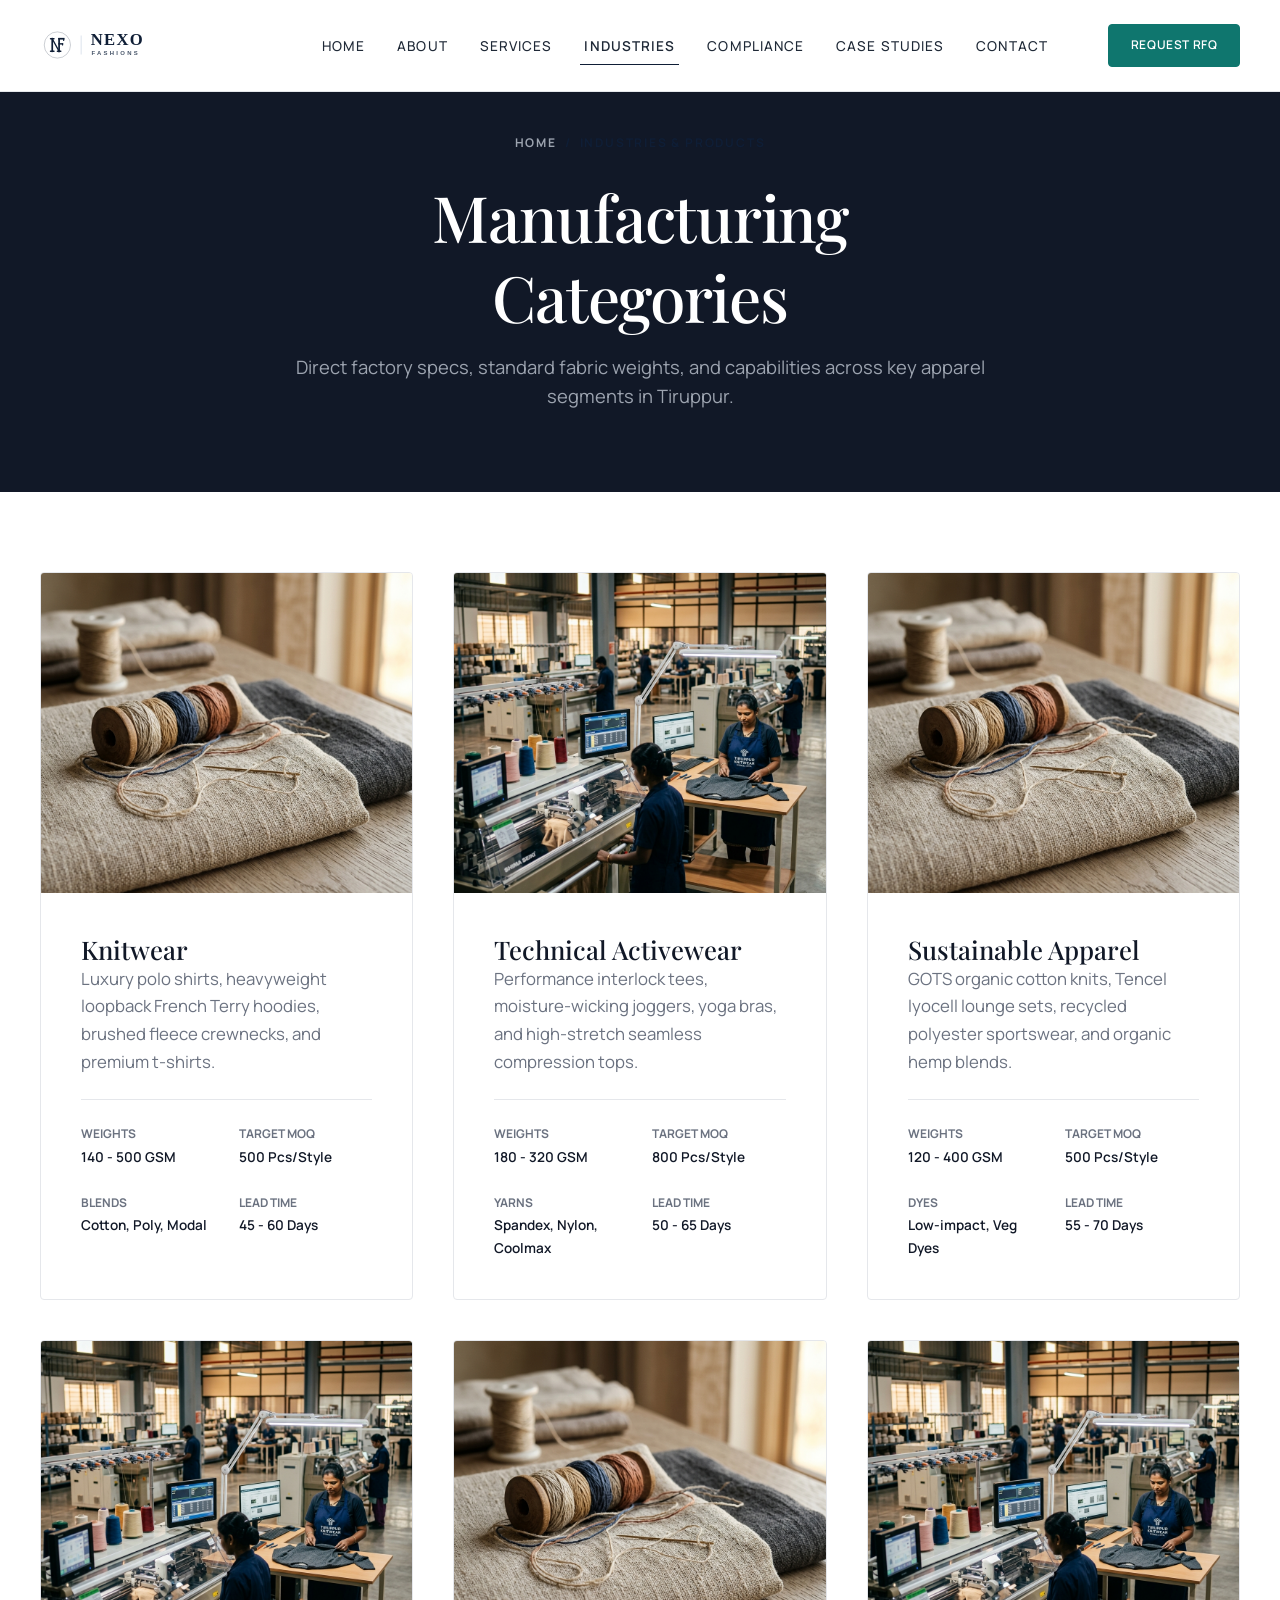
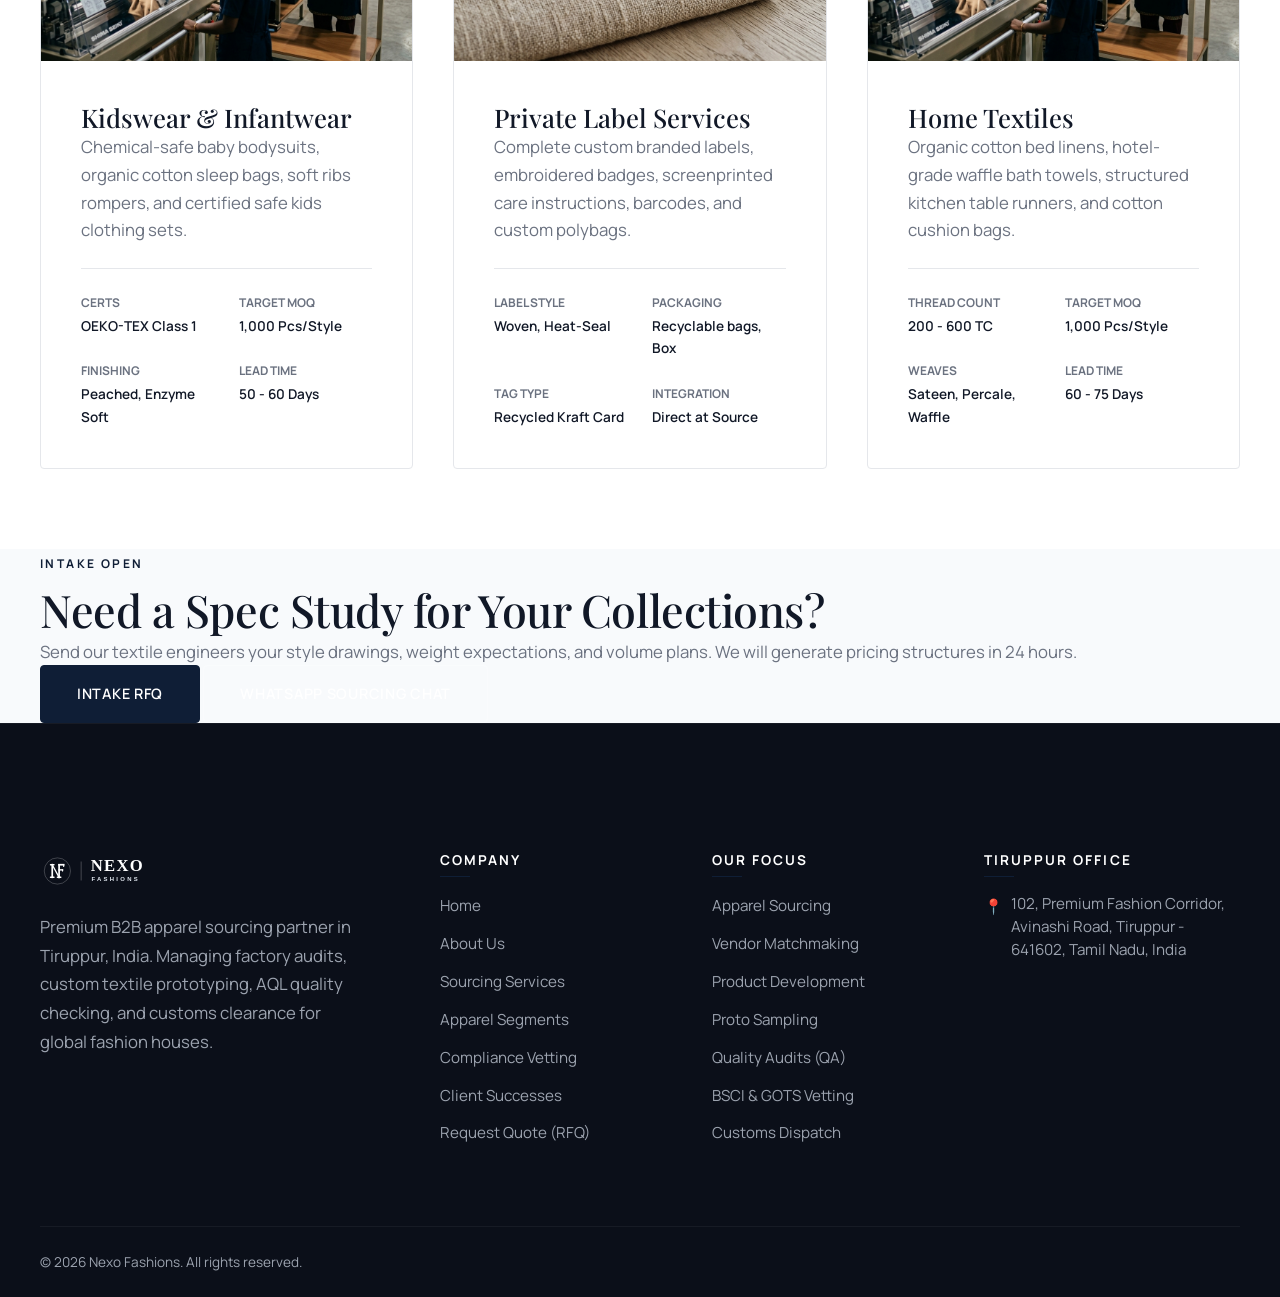
<file: industries.html>
<!DOCTYPE html>
<html lang="en">
<head>
    <meta charset="UTF-8">
    <meta name="viewport" content="width=device-width, initial-scale=1.0">
    <meta name="description" content="View apparel manufacturing specifications for Tiruppur knitwear, kidswear, organic activewear, GOTS linens, and custom private labeling.">
    <title>Apparel & Product Categories | Nexo Fashions Sourcing</title>
        <link rel="icon" type="image/svg+xml" href="assets/img/favicon.svg">
    <link rel="stylesheet" href="assets/css/variables.css">
        <link rel="icon" type="image/svg+xml" href="assets/img/favicon.svg">
    <link rel="stylesheet" href="assets/css/base.css">
        <link rel="icon" type="image/svg+xml" href="assets/img/favicon.svg">
    <link rel="stylesheet" href="assets/css/header.css">
        <link rel="icon" type="image/svg+xml" href="assets/img/favicon.svg">
    <link rel="stylesheet" href="assets/css/components.css">
        <link rel="icon" type="image/svg+xml" href="assets/img/favicon.svg">
    <link rel="stylesheet" href="assets/css/pages.css">
        <link rel="icon" type="image/svg+xml" href="assets/img/favicon.svg">
    <link rel="stylesheet" href="assets/css/footer.css">
</head>
<body>

    <!-- NAVBAR -->
    <header class="site-header scrolled light-theme">
        <div class="container nav-container">
            <a href="index.html" class="logo" aria-label="Nexo Fashions Home">
                <img src="assets/img/logo_light.svg" alt="Nexo Fashions" class="logo-img logo-light">
                <img src="assets/img/logo_dark.svg" alt="Nexo Fashions" class="logo-img logo-dark">
            </a>
            
            <nav class="nav-bar" aria-label="Main Navigation">
                <ul class="nav-menu">
                    <li class="nav-item"><a href="index.html" class="nav-link">Home</a></li>
                    <li class="nav-item"><a href="about.html" class="nav-link">About</a></li>
                    <li class="nav-item"><a href="services.html" class="nav-link">Services</a></li>
                    <li class="nav-item"><a href="industries.html" class="nav-link">Industries</a></li>
                    <li class="nav-item"><a href="compliance.html" class="nav-link">Compliance</a></li>
                    <li class="nav-item"><a href="case-studies.html" class="nav-link">Case Studies</a></li>
                    <li class="nav-item"><a href="contact.html" class="nav-link">Contact</a></li>
                </ul>
            </nav>

            <div class="header-actions">
                <a href="contact.html" class="btn btn-primary header-btn">Request RFQ</a>
            </div>

            <button class="mobile-trigger" aria-label="Toggle Menu">
                <span></span>
                <span></span>
                <span></span>
            </button>
        </div>
    </header>

    <!-- MOBILE DRAWER -->
    <div class="mobile-drawer">
        <ul class="mobile-nav-list">
            <li><a href="index.html" class="mobile-nav-link">Home</a></li>
            <li><a href="about.html" class="mobile-nav-link">About</a></li>
            <li><a href="services.html" class="mobile-nav-link">Services</a></li>
            <li><a href="industries.html" class="mobile-nav-link">Industries</a></li>
            <li><a href="compliance.html" class="mobile-nav-link">Compliance</a></li>
            <li><a href="case-studies.html" class="mobile-nav-link">Case Studies</a></li>
            <li><a href="contact.html" class="mobile-nav-link">Contact</a></li>
        </ul>
    </div>

    <!-- BANNER -->
    <section class="page-banner">
        <div class="page-banner-bg" style="background-color: var(--color-primary-dark);"></div>
        <div class="container page-banner-content">
            <nav class="breadcrumbs">
                <a href="index.html">Home</a> / <span>Industries & Products</span>
            </nav>
            <h1>Manufacturing Categories</h1>
            <p>Direct factory specs, standard fabric weights, and capabilities across key apparel segments in Tiruppur.</p>
        </div>
    </section>

    <!-- SPEC SHOWCASE GRID -->
    <section class="section-padding" style="background-color: var(--color-bg-white);">
        <div class="container">
            
            <div class="grid grid-3 reveal reveal-slide-up">
                
                <!-- Spec 1: Knitwear -->
                <div class="product-showcase-item">
                    <img src="assets/img/hero_fashion_textiles.png" alt="Premium Knits" class="product-showcase-img">
                    <div class="product-showcase-body">
                        <h3>Knitwear</h3>
                        <p>Luxury polo shirts, heavyweight loopback French Terry hoodies, brushed fleece crewnecks, and premium t-shirts.</p>
                        
                        <div class="product-spec-list">
                            <div class="product-spec-item">
                                <span class="product-spec-lbl">Weights</span>
                                <span class="product-spec-val">140 - 500 GSM</span>
                            </div>
                            <div class="product-spec-item">
                                <span class="product-spec-lbl">Target MOQ</span>
                                <span class="product-spec-val">500 Pcs/Style</span>
                            </div>
                            <div class="product-spec-item">
                                <span class="product-spec-lbl">Blends</span>
                                <span class="product-spec-val">Cotton, Poly, Modal</span>
                            </div>
                            <div class="product-spec-item">
                                <span class="product-spec-lbl">Lead Time</span>
                                <span class="product-spec-val">45 - 60 Days</span>
                            </div>
                        </div>
                    </div>
                </div>

                <!-- Spec 2: Activewear -->
                <div class="product-showcase-item">
                    <img src="assets/img/manufacturing_craft.png" alt="Technical sportswear fabric" class="product-showcase-img">
                    <div class="product-showcase-body">
                        <h3>Technical Activewear</h3>
                        <p>Performance interlock tees, moisture-wicking joggers, yoga bras, and high-stretch seamless compression tops.</p>
                        
                        <div class="product-spec-list">
                            <div class="product-spec-item">
                                <span class="product-spec-lbl">Weights</span>
                                <span class="product-spec-val">180 - 320 GSM</span>
                            </div>
                            <div class="product-spec-item">
                                <span class="product-spec-lbl">Target MOQ</span>
                                <span class="product-spec-val">800 Pcs/Style</span>
                            </div>
                            <div class="product-spec-item">
                                <span class="product-spec-lbl">Yarns</span>
                                <span class="product-spec-val">Spandex, Nylon, Coolmax</span>
                            </div>
                            <div class="product-spec-item">
                                <span class="product-spec-lbl">Lead Time</span>
                                <span class="product-spec-val">50 - 65 Days</span>
                            </div>
                        </div>
                    </div>
                </div>

                <!-- Spec 3: Sustainable Clothing -->
                <div class="product-showcase-item">
                    <img src="assets/img/hero_fashion_textiles.png" alt="Eco cotton yarns" class="product-showcase-img">
                    <div class="product-showcase-body">
                        <h3>Sustainable Apparel</h3>
                        <p>GOTS organic cotton knits, Tencel lyocell lounge sets, recycled polyester sportswear, and organic hemp blends.</p>
                        
                        <div class="product-spec-list">
                            <div class="product-spec-item">
                                <span class="product-spec-lbl">Weights</span>
                                <span class="product-spec-val">120 - 400 GSM</span>
                            </div>
                            <div class="product-spec-item">
                                <span class="product-spec-lbl">Target MOQ</span>
                                <span class="product-spec-val">500 Pcs/Style</span>
                            </div>
                            <div class="product-spec-item">
                                <span class="product-spec-lbl">Dyes</span>
                                <span class="product-spec-val">Low-impact, Veg Dyes</span>
                            </div>
                            <div class="product-spec-item">
                                <span class="product-spec-lbl">Lead Time</span>
                                <span class="product-spec-val">55 - 70 Days</span>
                            </div>
                        </div>
                    </div>
                </div>

                <!-- Spec 4: Kidswear -->
                <div class="product-showcase-item">
                    <img src="assets/img/manufacturing_craft.png" alt="Baby clothing specs" class="product-showcase-img">
                    <div class="product-showcase-body">
                        <h3>Kidswear & Infantwear</h3>
                        <p>Chemical-safe baby bodysuits, organic cotton sleep bags, soft ribs rompers, and certified safe kids clothing sets.</p>
                        
                        <div class="product-spec-list">
                            <div class="product-spec-item">
                                <span class="product-spec-lbl">Certs</span>
                                <span class="product-spec-val">OEKO-TEX Class 1</span>
                            </div>
                            <div class="product-spec-item">
                                <span class="product-spec-lbl">Target MOQ</span>
                                <span class="product-spec-val">1,000 Pcs/Style</span>
                            </div>
                            <div class="product-spec-item">
                                <span class="product-spec-lbl">Finishing</span>
                                <span class="product-spec-val">Peached, Enzyme Soft</span>
                            </div>
                            <div class="product-spec-item">
                                <span class="product-spec-lbl">Lead Time</span>
                                <span class="product-spec-val">50 - 60 Days</span>
                            </div>
                        </div>
                    </div>
                </div>

                <!-- Spec 5: Private Label Services -->
                <div class="product-showcase-item">
                    <img src="assets/img/hero_fashion_textiles.png" alt="Hangtag setups" class="product-showcase-img">
                    <div class="product-showcase-body">
                        <h3>Private Label Services</h3>
                        <p>Complete custom branded labels, embroidered badges, screenprinted care instructions, barcodes, and custom polybags.</p>
                        
                        <div class="product-spec-list">
                            <div class="product-spec-item">
                                <span class="product-spec-lbl">Label Style</span>
                                <span class="product-spec-val">Woven, Heat-Seal</span>
                            </div>
                            <div class="product-spec-item">
                                <span class="product-spec-lbl">Packaging</span>
                                <span class="product-spec-val">Recyclable bags, Box</span>
                            </div>
                            <div class="product-spec-item">
                                <span class="product-spec-lbl">Tag Type</span>
                                <span class="product-spec-val">Recycled Kraft Card</span>
                            </div>
                            <div class="product-spec-item">
                                <span class="product-spec-lbl">Integration</span>
                                <span class="product-spec-val">Direct at Source</span>
                            </div>
                        </div>
                    </div>
                </div>

                <!-- Spec 6: Home Textiles -->
                <div class="product-showcase-item">
                    <img src="assets/img/manufacturing_craft.png" alt="Bed linens" class="product-showcase-img">
                    <div class="product-showcase-body">
                        <h3>Home Textiles</h3>
                        <p>Organic cotton bed linens, hotel-grade waffle bath towels, structured kitchen table runners, and cotton cushion bags.</p>
                        
                        <div class="product-spec-list">
                            <div class="product-spec-item">
                                <span class="product-spec-lbl">Thread Count</span>
                                <span class="product-spec-val">200 - 600 TC</span>
                            </div>
                            <div class="product-spec-item">
                                <span class="product-spec-lbl">Target MOQ</span>
                                <span class="product-spec-val">1,000 Pcs/Style</span>
                            </div>
                            <div class="product-spec-item">
                                <span class="product-spec-lbl">Weaves</span>
                                <span class="product-spec-val">Sateen, Percale, Waffle</span>
                            </div>
                            <div class="product-spec-item">
                                <span class="product-spec-lbl">Lead Time</span>
                                <span class="product-spec-val">60 - 75 Days</span>
                            </div>
                        </div>
                    </div>
                </div>

            </div>

        </div>
    </section>

    <!-- CTAS -->
    <section class="final-cta-section reveal reveal-fade">
        <div class="container final-cta-container">
            <span class="badge-gold">Intake Open</span>
            <h2>Need a Spec Study for Your Collections?</h2>
            <p>Send our textile engineers your style drawings, weight expectations, and volume plans. We will generate pricing structures in 24 hours.</p>
            <div class="final-cta-actions">
                <a href="contact.html" class="btn btn-gold">Intake RFQ</a>
                <a href="https://wa.me/919876543210" class="btn btn-outline-white">WhatsApp Sourcing Chat</a>
            </div>
        </div>
    </section>

    <!-- FOOTER -->
    <footer class="site-footer">
        <div class="container">
            <div class="footer-grid">
                
                <div class="footer-brand">
                    <img src="assets/img/logo_light.svg" alt="Nexo Fashions" style="height: 38px; width: auto; margin-bottom: var(--space-sm); display: inline-block;">
                    <p>Premium B2B apparel sourcing partner in Tiruppur, India. Managing factory audits, custom textile prototyping, AQL quality checking, and customs clearance for global fashion houses.</p>
                </div>

                <div>
                    <h3 class="footer-title">Company</h3>
                    <ul class="footer-links">
                        <li class="footer-link"><a href="index.html">Home</a></li>
                        <li class="footer-link"><a href="about.html">About Us</a></li>
                        <li class="footer-link"><a href="services.html">Sourcing Services</a></li>
                        <li class="footer-link"><a href="industries.html">Apparel Segments</a></li>
                        <li class="footer-link"><a href="compliance.html">Compliance Vetting</a></li>
                        <li class="footer-link"><a href="case-studies.html">Client Successes</a></li>
                        <li class="footer-link"><a href="contact.html">Request Quote (RFQ)</a></li>
                    </ul>
                </div>

                <div>
                    <h3 class="footer-title">Our Focus</h3>
                    <ul class="footer-links">
                        <li class="footer-link"><a href="services.html">Apparel Sourcing</a></li>
                        <li class="footer-link"><a href="services.html">Vendor Matchmaking</a></li>
                        <li class="footer-link"><a href="services.html">Product Development</a></li>
                        <li class="footer-link"><a href="services.html">Proto Sampling</a></li>
                        <li class="footer-link"><a href="services.html">Quality Audits (QA)</a></li>
                        <li class="footer-link"><a href="services.html">BSCI & GOTS Vetting</a></li>
                        <li class="footer-link"><a href="services.html">Customs Dispatch</a></li>
                    </ul>
                </div>

                <div>
                    <h3 class="footer-title">Tiruppur Office</h3>
                    <div class="footer-contact-item">
                        <span class="footer-contact-icon">📍</span>
                        <span>102, Premium Fashion Corridor, Avinashi Road, Tiruppur - 641602, Tamil Nadu, India</span>
                    </div>
                </div>

            </div>

            <div class="footer-bottom">
                <div class="copyright">
                    &copy; 2026 Nexo Fashions. All rights reserved.
                </div>
            </div>
        </div>
    </footer>

    <script src="assets/js/main.js"></script>
</body>
</html>
</file>
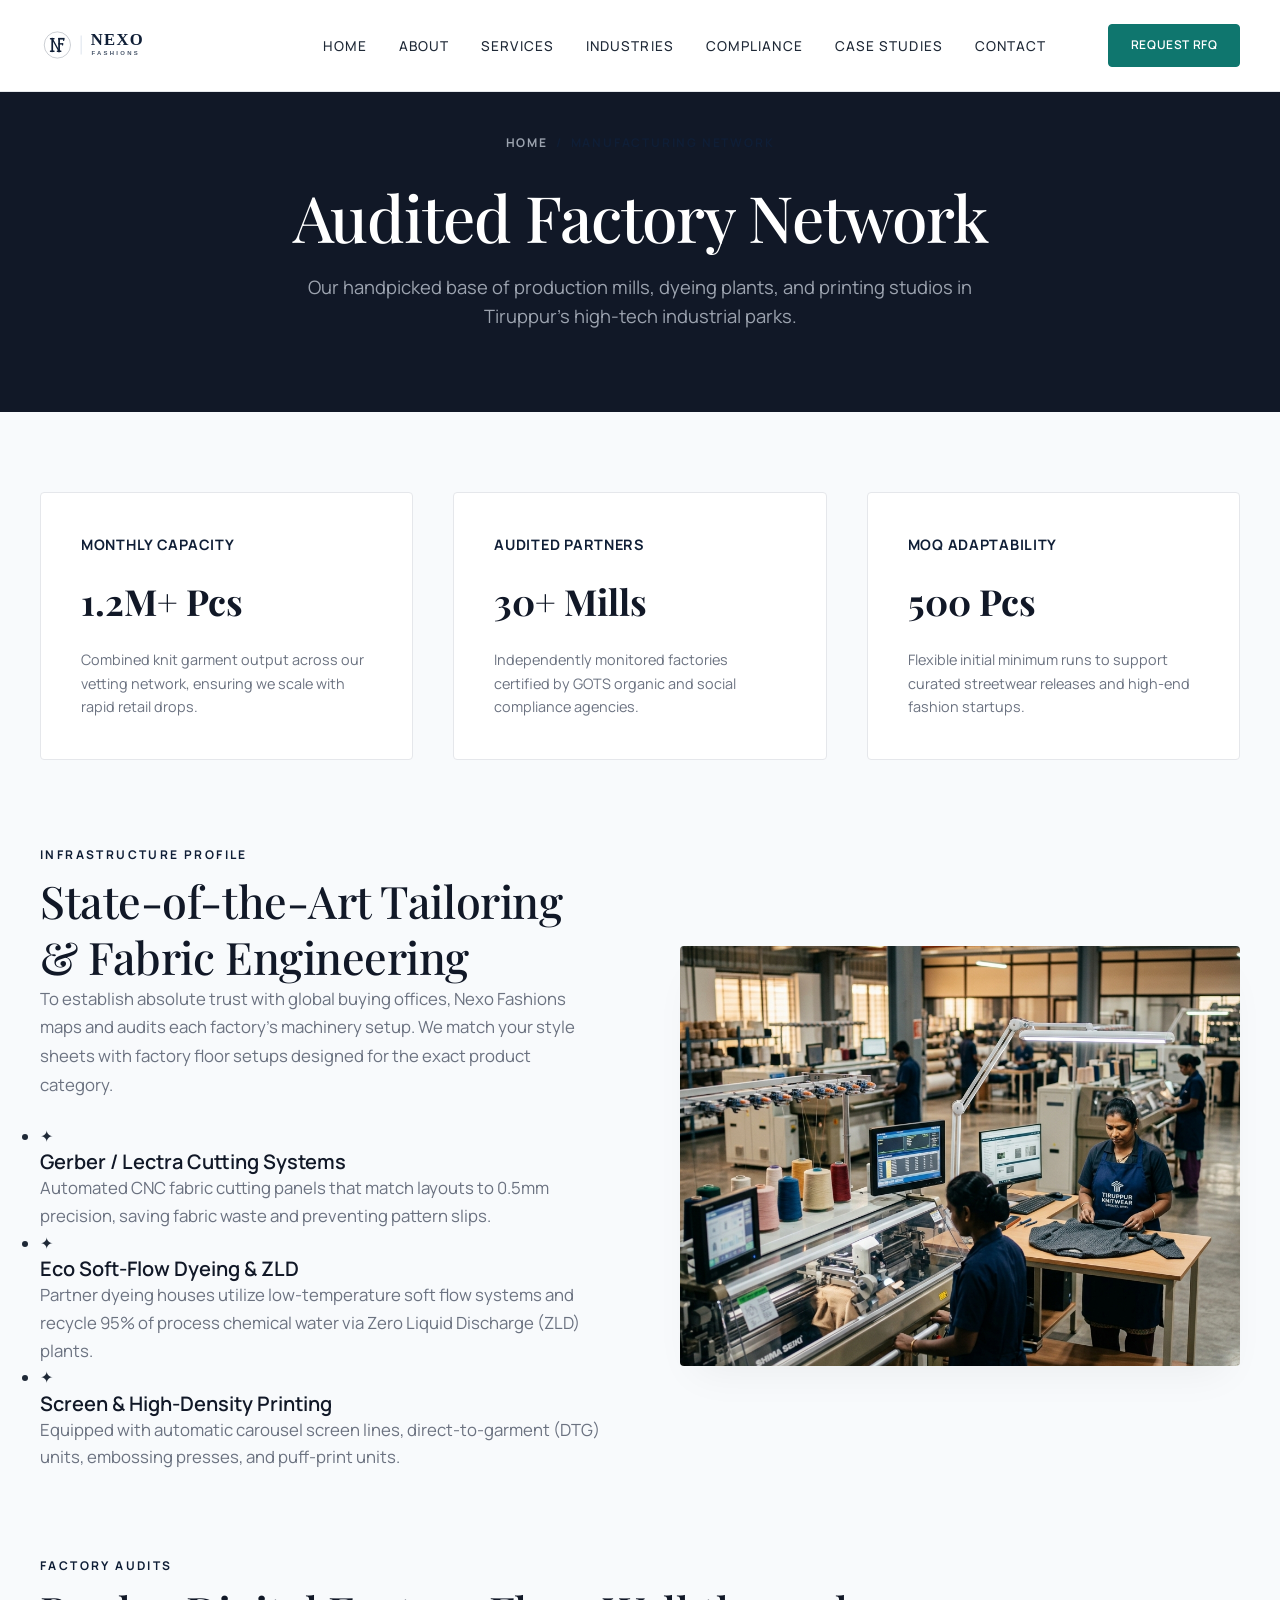
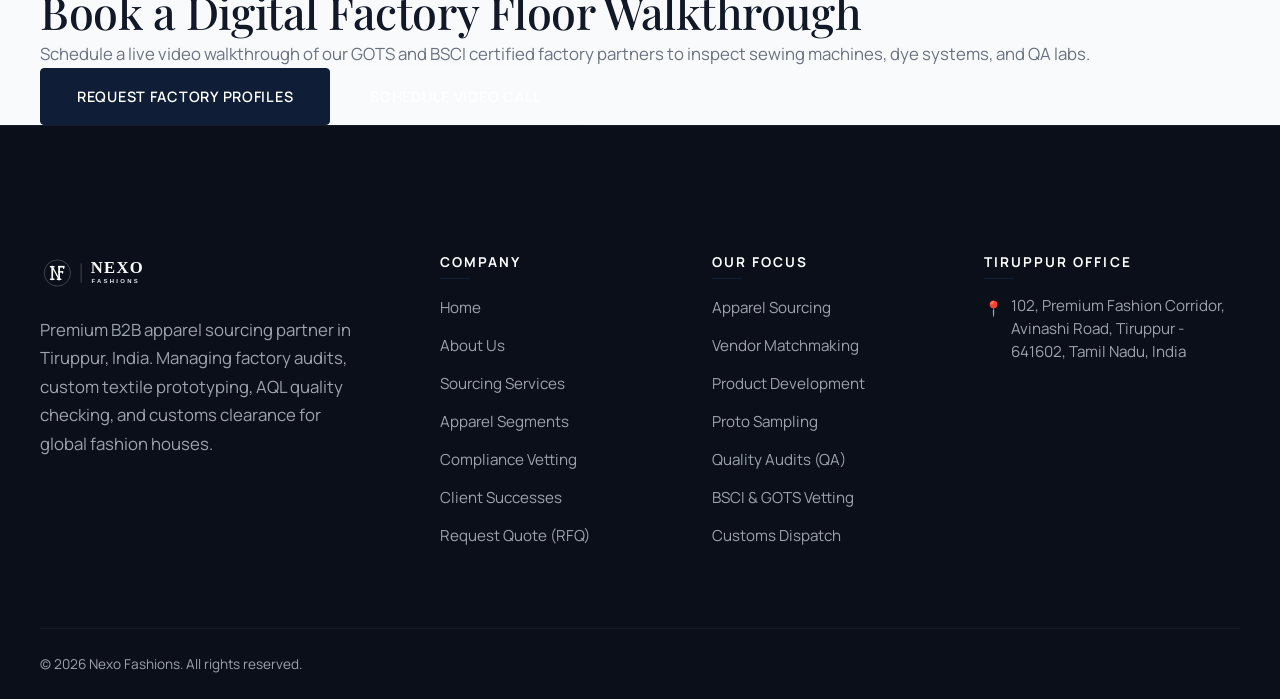
<file: network.html>
<!DOCTYPE html>
<html lang="en">
<head>
    <meta charset="UTF-8">
    <meta name="viewport" content="width=device-width, initial-scale=1.0">
    <meta name="description" content="Explore Nexo Fashions' audited manufacturing network in Tiruppur, India. Vetted knitwear factories, high capacity machines, MOQs, and lead times.">
    <title>Manufacturing Network | Nexo Fashions Sourcing India</title>
        <link rel="icon" type="image/svg+xml" href="assets/img/favicon.svg">
    <link rel="stylesheet" href="assets/css/variables.css">
        <link rel="icon" type="image/svg+xml" href="assets/img/favicon.svg">
    <link rel="stylesheet" href="assets/css/base.css">
        <link rel="icon" type="image/svg+xml" href="assets/img/favicon.svg">
    <link rel="stylesheet" href="assets/css/header.css">
        <link rel="icon" type="image/svg+xml" href="assets/img/favicon.svg">
    <link rel="stylesheet" href="assets/css/components.css">
        <link rel="icon" type="image/svg+xml" href="assets/img/favicon.svg">
    <link rel="stylesheet" href="assets/css/pages.css">
        <link rel="icon" type="image/svg+xml" href="assets/img/favicon.svg">
    <link rel="stylesheet" href="assets/css/footer.css">
</head>
<body>

    <!-- NAVBAR -->
    <header class="site-header scrolled light-theme">
        <div class="container nav-container">
            <a href="index.html" class="logo" aria-label="Nexo Fashions Home">
                <img src="assets/img/logo_light.svg" alt="Nexo Fashions" class="logo-img logo-light">
                <img src="assets/img/logo_dark.svg" alt="Nexo Fashions" class="logo-img logo-dark">
            </a>
            
            <nav class="nav-bar" aria-label="Main Navigation">
                <ul class="nav-menu">
                    <li class="nav-item"><a href="index.html" class="nav-link">Home</a></li>
                    <li class="nav-item"><a href="about.html" class="nav-link">About</a></li>
                    <li class="nav-item"><a href="services.html" class="nav-link">Services</a></li>
                    <li class="nav-item"><a href="industries.html" class="nav-link">Industries</a></li>
                    <li class="nav-item"><a href="compliance.html" class="nav-link">Compliance</a></li>
                    <li class="nav-item"><a href="case-studies.html" class="nav-link">Case Studies</a></li>
                    <li class="nav-item"><a href="contact.html" class="nav-link">Contact</a></li>
                </ul>
            </nav>

            <div class="header-actions">
                <a href="contact.html" class="btn btn-primary header-btn">Request RFQ</a>
            </div>

            <button class="mobile-trigger" aria-label="Toggle Menu">
                <span></span>
                <span></span>
                <span></span>
            </button>
        </div>
    </header>

    <!-- MOBILE DRAWER -->
    <div class="mobile-drawer">
        <ul class="mobile-nav-list">
            <li><a href="index.html" class="mobile-nav-link">Home</a></li>
            <li><a href="about.html" class="mobile-nav-link">About</a></li>
            <li><a href="services.html" class="mobile-nav-link">Services</a></li>
            <li><a href="industries.html" class="mobile-nav-link">Industries</a></li>
            <li><a href="compliance.html" class="mobile-nav-link">Compliance</a></li>
            <li><a href="case-studies.html" class="mobile-nav-link">Case Studies</a></li>
            <li><a href="contact.html" class="mobile-nav-link">Contact</a></li>
        </ul>
    </div>

    <!-- BANNER -->
    <section class="page-banner">
        <div class="page-banner-bg" style="background-color: var(--color-primary-dark);"></div>
        <div class="container page-banner-content">
            <nav class="breadcrumbs">
                <a href="index.html">Home</a> / <span>Manufacturing Network</span>
            </nav>
            <h1>Audited Factory Network</h1>
            <p>Our handpicked base of production mills, dyeing plants, and printing studios in Tiruppur's high-tech industrial parks.</p>
        </div>
    </section>

    <!-- CAPACITY STATS -->
    <section class="section-padding" style="background-color: var(--color-bg-light);">
        <div class="container">
            
            <div class="grid grid-3 reveal reveal-slide-up" style="margin-bottom: var(--space-xl);">
                <div class="capacity-card">
                    <span class="capacity-title">Monthly Capacity</span>
                    <span class="capacity-val">1.2M+ Pcs</span>
                    <p class="capacity-desc">Combined knit garment output across our vetting network, ensuring we scale with rapid retail drops.</p>
                </div>
                <div class="capacity-card">
                    <span class="capacity-title">Audited Partners</span>
                    <span class="capacity-val">30+ Mills</span>
                    <p class="capacity-desc">Independently monitored factories certified by GOTS organic and social compliance agencies.</p>
                </div>
                <div class="capacity-card">
                    <span class="capacity-title">MOQ Adaptability</span>
                    <span class="capacity-val">500 Pcs</span>
                    <p class="capacity-desc">Flexible initial minimum runs to support curated streetwear releases and high-end fashion startups.</p>
                </div>
            </div>

            <!-- DETAIL GRID -->
            <div class="grid grid-2 reveal reveal-slide-up" style="align-items: center; gap: var(--space-xl);">
                <div>
                    <span class="badge-gold">Infrastructure Profile</span>
                    <h2>State-of-the-Art Tailoring & Fabric Engineering</h2>
                    <p style="margin-bottom: var(--space-md); line-height: 1.7;">To establish absolute trust with global buying offices, Nexo Fashions maps and audits each factory's machinery setup. We match your style sheets with factory floor setups designed for the exact product category.</p>
                    
                    <ul class="why-tiruppur-points">
                        <li class="why-tiruppur-point-item">
                            <span class="why-tiruppur-point-icon">✦</span>
                            <div class="why-tiruppur-point-text">
                                <h4>Gerber / Lectra Cutting Systems</h4>
                                <p>Automated CNC fabric cutting panels that match layouts to 0.5mm precision, saving fabric waste and preventing pattern slips.</p>
                            </div>
                        </li>
                        <li class="why-tiruppur-point-item">
                            <span class="why-tiruppur-point-icon">✦</span>
                            <div class="why-tiruppur-point-text">
                                <h4>Eco Soft-Flow Dyeing & ZLD</h4>
                                <p>Partner dyeing houses utilize low-temperature soft flow systems and recycle 95% of process chemical water via Zero Liquid Discharge (ZLD) plants.</p>
                            </div>
                        </li>
                        <li class="why-tiruppur-point-item">
                            <span class="why-tiruppur-point-icon">✦</span>
                            <div class="why-tiruppur-point-text">
                                <h4>Screen & High-Density Printing</h4>
                                <p>Equipped with automatic carousel screen lines, direct-to-garment (DTG) units, embossing presses, and puff-print units.</p>
                            </div>
                        </li>
                    </ul>
                </div>

                <div>
                    <img src="assets/img/manufacturing_craft.png" alt="Audited garment stitching lines" style="width: 100%; height: 420px; object-fit: cover; border-radius: var(--border-radius-sm); box-shadow: var(--shadow-lg);">
                </div>
            </div>

        </div>
    </section>

    <!-- CTAS -->
    <section class="final-cta-section reveal reveal-fade">
        <div class="container final-cta-container">
            <span class="badge-gold">Factory Audits</span>
            <h2>Book a Digital Factory Floor Walkthrough</h2>
            <p>Schedule a live video walkthrough of our GOTS and BSCI certified factory partners to inspect sewing machines, dye systems, and QA labs.</p>
            <div class="final-cta-actions">
                <a href="contact.html" class="btn btn-gold">Request Factory Profiles</a>
                <a href="contact.html" class="btn btn-outline-white">Schedule Video Call</a>
            </div>
        </div>
    </section>

    <!-- FOOTER -->
    <footer class="site-footer">
        <div class="container">
            <div class="footer-grid">
                
                <div class="footer-brand">
                    <img src="assets/img/logo_light.svg" alt="Nexo Fashions" style="height: 38px; width: auto; margin-bottom: var(--space-sm); display: inline-block;">
                    <p>Premium B2B apparel sourcing partner in Tiruppur, India. Managing factory audits, custom textile prototyping, AQL quality checking, and customs clearance for global fashion houses.</p>
                </div>

                <div>
                    <h3 class="footer-title">Company</h3>
                    <ul class="footer-links">
                        <li class="footer-link"><a href="index.html">Home</a></li>
                        <li class="footer-link"><a href="about.html">About Us</a></li>
                        <li class="footer-link"><a href="services.html">Sourcing Services</a></li>
                        <li class="footer-link"><a href="industries.html">Apparel Segments</a></li>
                        <li class="footer-link"><a href="compliance.html">Compliance Vetting</a></li>
                        <li class="footer-link"><a href="case-studies.html">Client Successes</a></li>
                        <li class="footer-link"><a href="contact.html">Request Quote (RFQ)</a></li>
                    </ul>
                </div>

                <div>
                    <h3 class="footer-title">Our Focus</h3>
                    <ul class="footer-links">
                        <li class="footer-link"><a href="services.html">Apparel Sourcing</a></li>
                        <li class="footer-link"><a href="services.html">Vendor Matchmaking</a></li>
                        <li class="footer-link"><a href="services.html">Product Development</a></li>
                        <li class="footer-link"><a href="services.html">Proto Sampling</a></li>
                        <li class="footer-link"><a href="services.html">Quality Audits (QA)</a></li>
                        <li class="footer-link"><a href="services.html">BSCI & GOTS Vetting</a></li>
                        <li class="footer-link"><a href="services.html">Customs Dispatch</a></li>
                    </ul>
                </div>

                <div>
                    <h3 class="footer-title">Tiruppur Office</h3>
                    <div class="footer-contact-item">
                        <span class="footer-contact-icon">📍</span>
                        <span>102, Premium Fashion Corridor, Avinashi Road, Tiruppur - 641602, Tamil Nadu, India</span>
                    </div>
                </div>

            </div>

            <div class="footer-bottom">
                <div class="copyright">
                    &copy; 2026 Nexo Fashions. All rights reserved.
                </div>
            </div>
        </div>
    </footer>

    <script src="assets/js/main.js"></script>
</body>
</html>
</file>
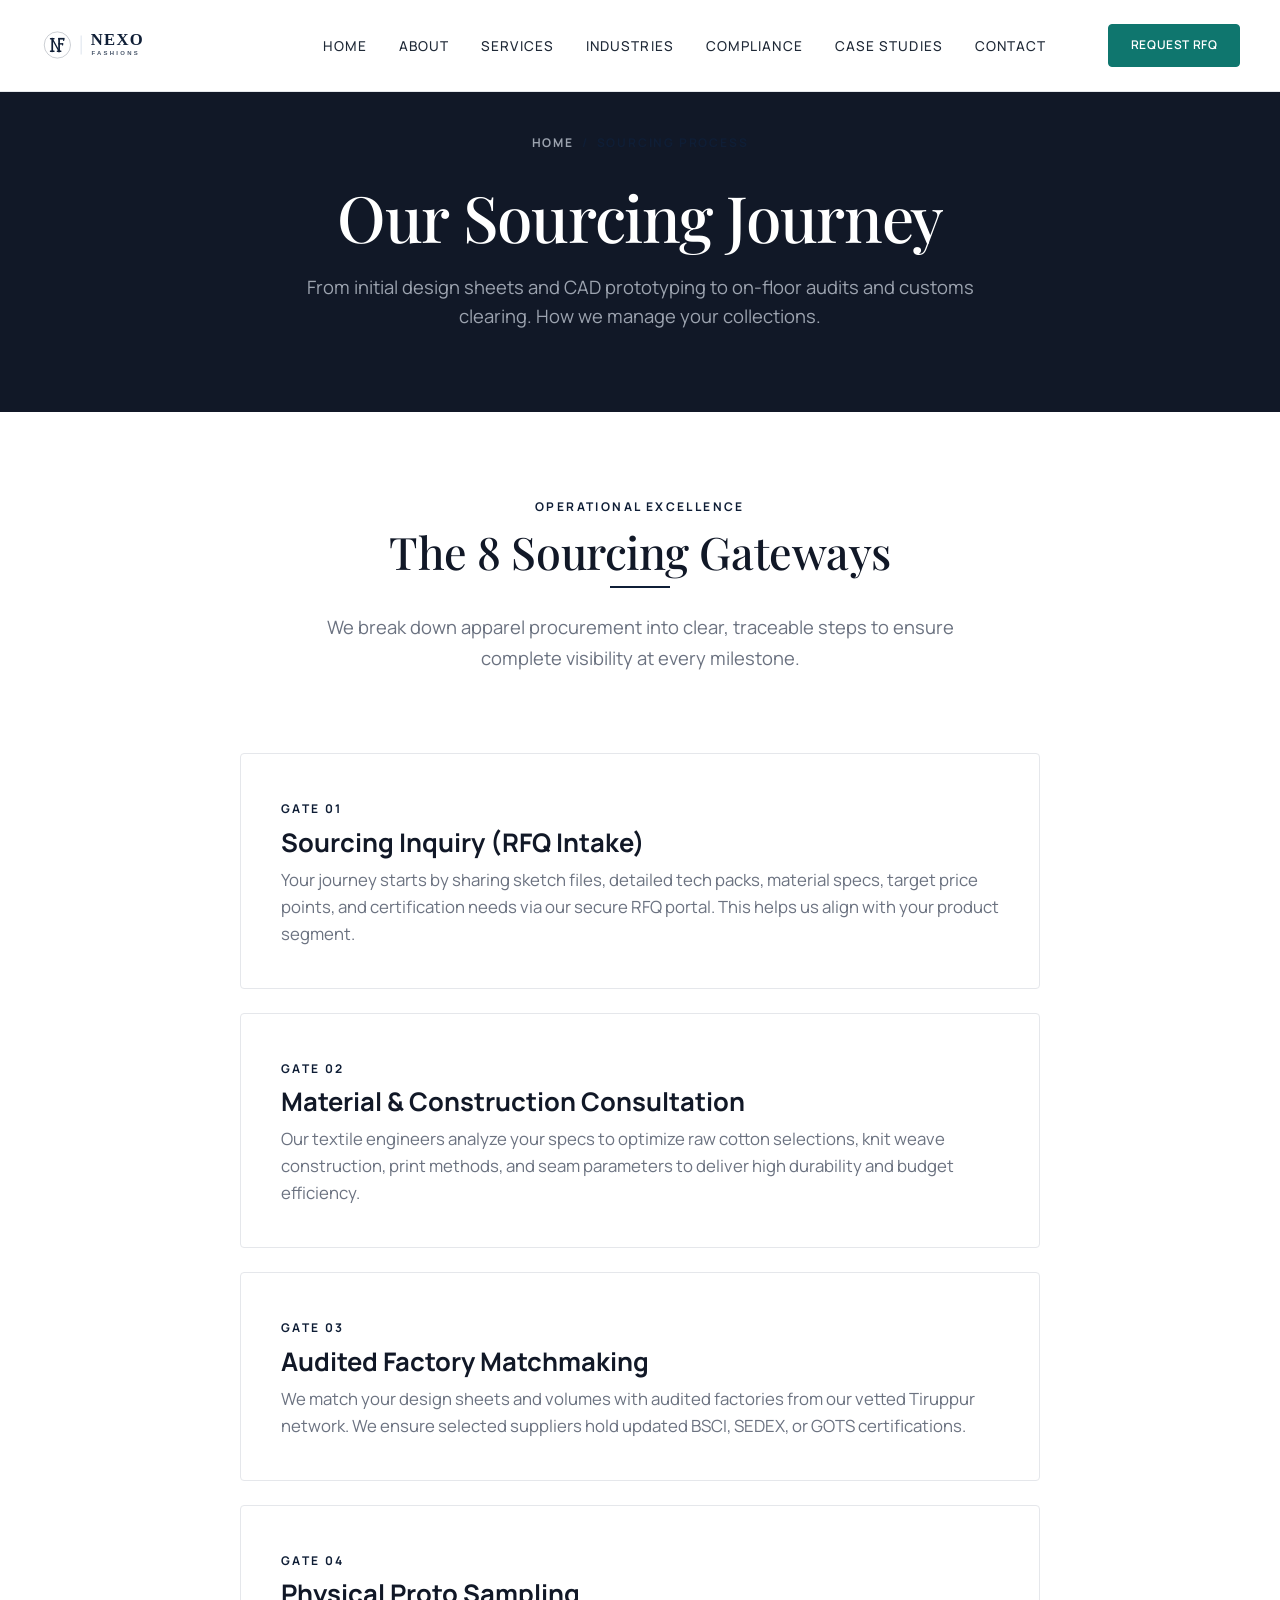
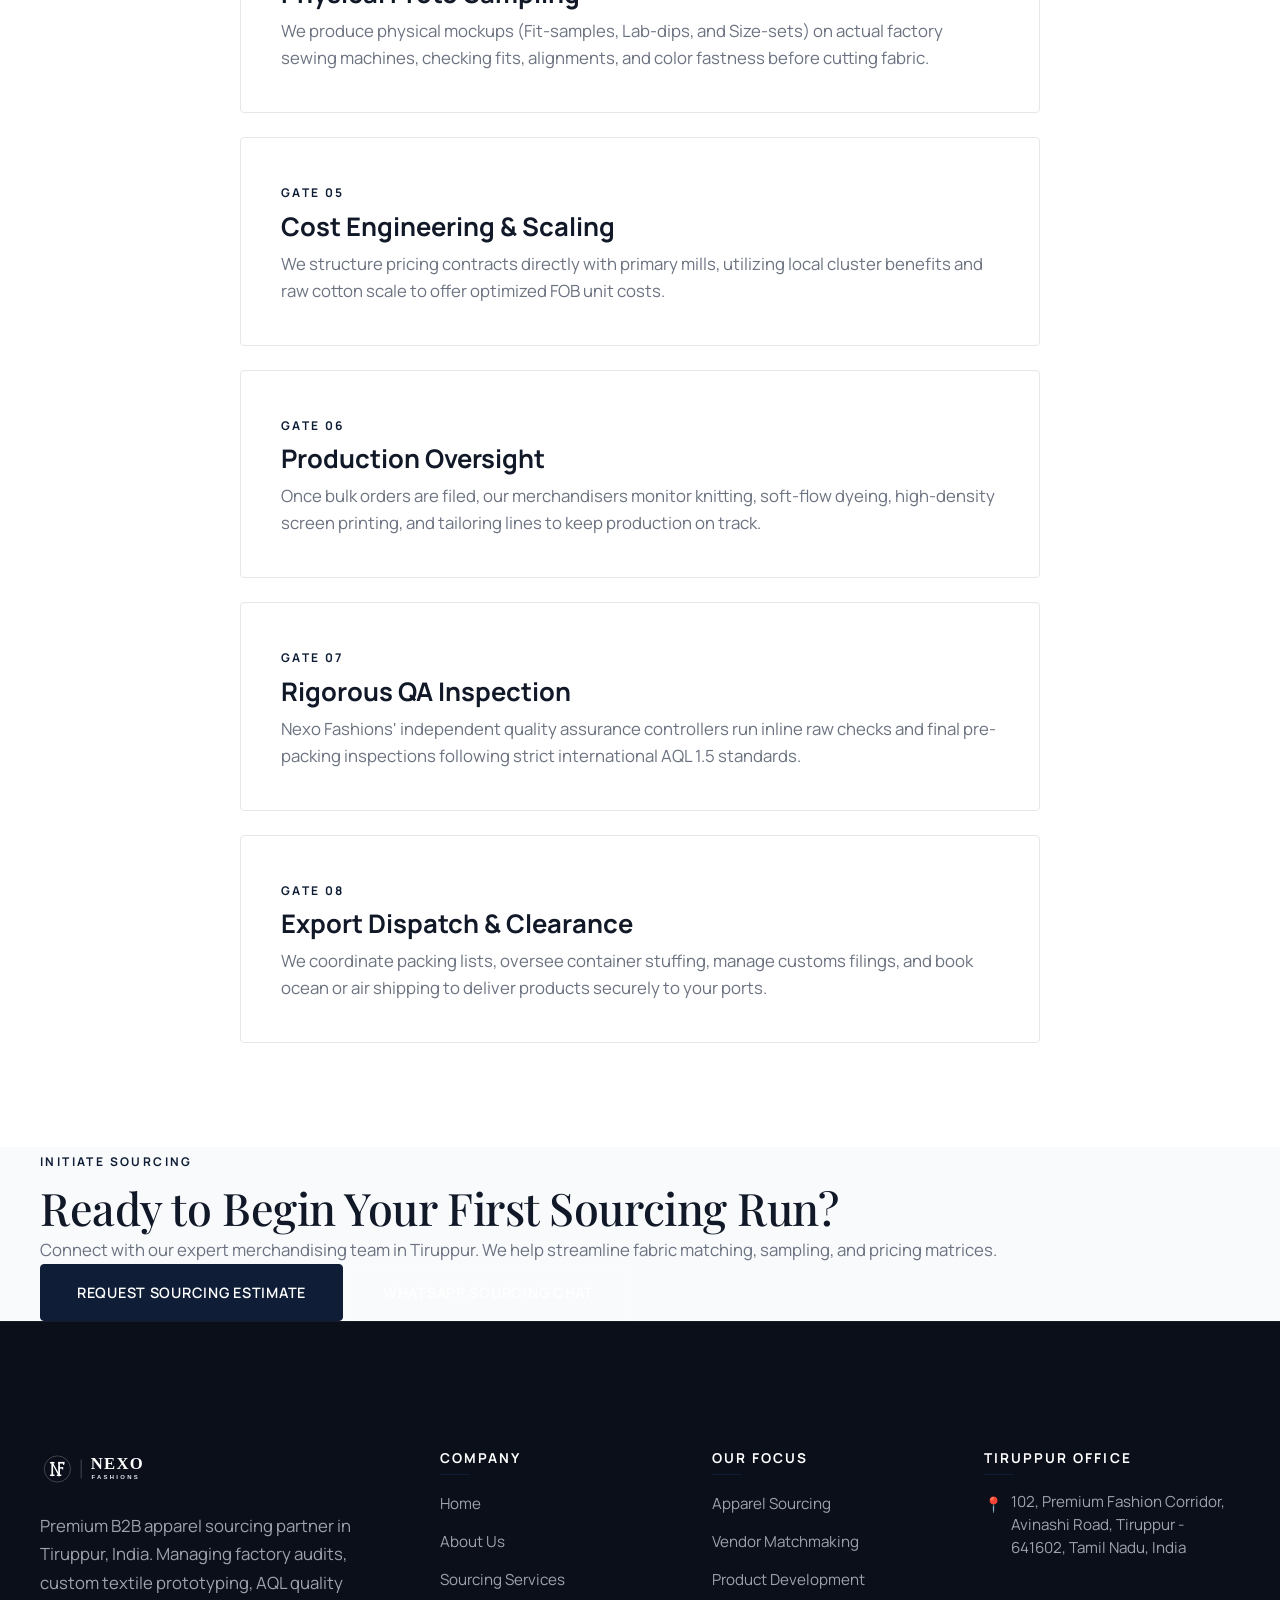
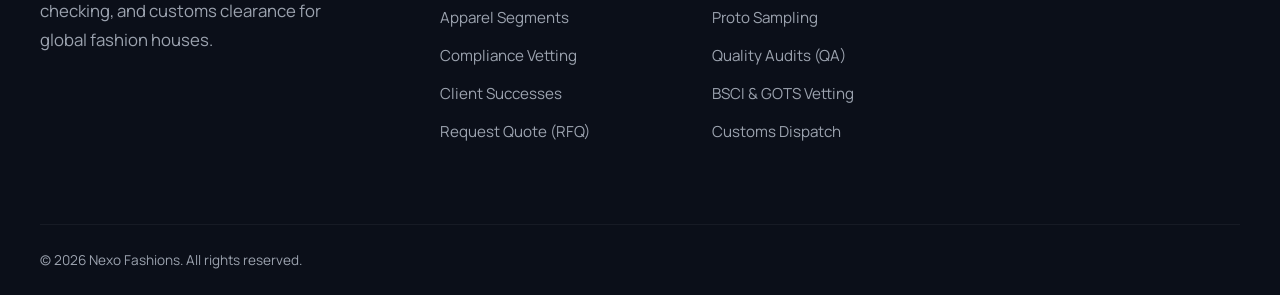
<file: process.html>
<!DOCTYPE html>
<html lang="en">
<head>
    <meta charset="UTF-8">
    <meta name="viewport" content="width=device-width, initial-scale=1.0">
    <meta name="description" content="Understand the B2B sourcing process at Nexo Fashions. Our 8-step timeline guides brands from initial RFQ to final customs dispatch.">
    <title>Sourcing Process | Nexo Fashions - Step-by-Step B2B Journey</title>
        <link rel="icon" type="image/svg+xml" href="assets/img/favicon.svg">
    <link rel="stylesheet" href="assets/css/variables.css">
        <link rel="icon" type="image/svg+xml" href="assets/img/favicon.svg">
    <link rel="stylesheet" href="assets/css/base.css">
        <link rel="icon" type="image/svg+xml" href="assets/img/favicon.svg">
    <link rel="stylesheet" href="assets/css/header.css">
        <link rel="icon" type="image/svg+xml" href="assets/img/favicon.svg">
    <link rel="stylesheet" href="assets/css/components.css">
        <link rel="icon" type="image/svg+xml" href="assets/img/favicon.svg">
    <link rel="stylesheet" href="assets/css/pages.css">
        <link rel="icon" type="image/svg+xml" href="assets/img/favicon.svg">
    <link rel="stylesheet" href="assets/css/footer.css">
</head>
<body>

    <!-- NAVBAR -->
    <header class="site-header scrolled light-theme">
        <div class="container nav-container">
            <a href="index.html" class="logo" aria-label="Nexo Fashions Home">
                <img src="assets/img/logo_light.svg" alt="Nexo Fashions" class="logo-img logo-light">
                <img src="assets/img/logo_dark.svg" alt="Nexo Fashions" class="logo-img logo-dark">
            </a>
            
            <nav class="nav-bar" aria-label="Main Navigation">
                <ul class="nav-menu">
                    <li class="nav-item"><a href="index.html" class="nav-link">Home</a></li>
                    <li class="nav-item"><a href="about.html" class="nav-link">About</a></li>
                    <li class="nav-item"><a href="services.html" class="nav-link">Services</a></li>
                    <li class="nav-item"><a href="industries.html" class="nav-link">Industries</a></li>
                    <li class="nav-item"><a href="compliance.html" class="nav-link">Compliance</a></li>
                    <li class="nav-item"><a href="case-studies.html" class="nav-link">Case Studies</a></li>
                    <li class="nav-item"><a href="contact.html" class="nav-link">Contact</a></li>
                </ul>
            </nav>

            <div class="header-actions">
                <a href="contact.html" class="btn btn-primary header-btn">Request RFQ</a>
            </div>

            <button class="mobile-trigger" aria-label="Toggle Menu">
                <span></span>
                <span></span>
                <span></span>
            </button>
        </div>
    </header>

    <!-- MOBILE DRAWER -->
    <div class="mobile-drawer">
        <ul class="mobile-nav-list">
            <li><a href="index.html" class="mobile-nav-link">Home</a></li>
            <li><a href="about.html" class="mobile-nav-link">About</a></li>
            <li><a href="services.html" class="mobile-nav-link">Services</a></li>
            <li><a href="industries.html" class="mobile-nav-link">Industries</a></li>
            <li><a href="compliance.html" class="mobile-nav-link">Compliance</a></li>
            <li><a href="case-studies.html" class="mobile-nav-link">Case Studies</a></li>
            <li><a href="contact.html" class="mobile-nav-link">Contact</a></li>
        </ul>
    </div>

    <!-- BANNER -->
    <section class="page-banner">
        <div class="page-banner-bg" style="background-color: var(--color-primary-dark);"></div>
        <div class="container page-banner-content">
            <nav class="breadcrumbs">
                <a href="index.html">Home</a> / <span>Sourcing Process</span>
            </nav>
            <h1>Our Sourcing Journey</h1>
            <p>From initial design sheets and CAD prototyping to on-floor audits and customs clearing. How we manage your collections.</p>
        </div>
    </section>

    <!-- PROCESS DETAIL ROADMAP -->
    <section class="section-padding" style="background-color: var(--color-bg-white);">
        <div class="container">
            <div class="section-header reveal reveal-slide-up">
                <span class="badge-gold">Operational Excellence</span>
                <h2>The 8 Sourcing Gateways</h2>
                <p>We break down apparel procurement into clear, traceable steps to ensure complete visibility at every milestone.</p>
            </div>

            <div class="reveal reveal-slide-up" style="max-width: 800px; margin: 0 auto;">
                
                <!-- Gate 1 -->
                <div class="process-detail-card">
                    <span class="badge-gold">Gate 01</span>
                    <h3>Sourcing Inquiry (RFQ Intake)</h3>
                    <p style="margin-top: var(--space-xs); line-height: 1.6;">Your journey starts by sharing sketch files, detailed tech packs, material specs, target price points, and certification needs via our secure RFQ portal. This helps us align with your product segment.</p>
                </div>

                <!-- Gate 2 -->
                <div class="process-detail-card">
                    <span class="badge-gold">Gate 02</span>
                    <h3>Material & Construction Consultation</h3>
                    <p style="margin-top: var(--space-xs); line-height: 1.6;">Our textile engineers analyze your specs to optimize raw cotton selections, knit weave construction, print methods, and seam parameters to deliver high durability and budget efficiency.</p>
                </div>

                <!-- Gate 3 -->
                <div class="process-detail-card">
                    <span class="badge-gold">Gate 03</span>
                    <h3>Audited Factory Matchmaking</h3>
                    <p style="margin-top: var(--space-xs); line-height: 1.6;">We match your design sheets and volumes with audited factories from our vetted Tiruppur network. We ensure selected suppliers hold updated BSCI, SEDEX, or GOTS certifications.</p>
                </div>

                <!-- Gate 4 -->
                <div class="process-detail-card">
                    <span class="badge-gold">Gate 04</span>
                    <h3>Physical Proto Sampling</h3>
                    <p style="margin-top: var(--space-xs); line-height: 1.6;">We produce physical mockups (Fit-samples, Lab-dips, and Size-sets) on actual factory sewing machines, checking fits, alignments, and color fastness before cutting fabric.</p>
                </div>

                <!-- Gate 5 -->
                <div class="process-detail-card">
                    <span class="badge-gold">Gate 05</span>
                    <h3>Cost Engineering & Scaling</h3>
                    <p style="margin-top: var(--space-xs); line-height: 1.6;">We structure pricing contracts directly with primary mills, utilizing local cluster benefits and raw cotton scale to offer optimized FOB unit costs.</p>
                </div>

                <!-- Gate 6 -->
                <div class="process-detail-card">
                    <span class="badge-gold">Gate 06</span>
                    <h3>Production Oversight</h3>
                    <p style="margin-top: var(--space-xs); line-height: 1.6;">Once bulk orders are filed, our merchandisers monitor knitting, soft-flow dyeing, high-density screen printing, and tailoring lines to keep production on track.</p>
                </div>

                <!-- Gate 7 -->
                <div class="process-detail-card">
                    <span class="badge-gold">Gate 07</span>
                    <h3>Rigorous QA Inspection</h3>
                    <p style="margin-top: var(--space-xs); line-height: 1.6;">Nexo Fashions' independent quality assurance controllers run inline raw checks and final pre-packing inspections following strict international AQL 1.5 standards.</p>
                </div>

                <!-- Gate 8 -->
                <div class="process-detail-card">
                    <span class="badge-gold">Gate 08</span>
                    <h3>Export Dispatch & Clearance</h3>
                    <p style="margin-top: var(--space-xs); line-height: 1.6;">We coordinate packing lists, oversee container stuffing, manage customs filings, and book ocean or air shipping to deliver products securely to your ports.</p>
                </div>

            </div>
        </div>
    </section>

    <!-- CTAS -->
    <section class="final-cta-section reveal reveal-fade">
        <div class="container final-cta-container">
            <span class="badge-gold">Initiate Sourcing</span>
            <h2>Ready to Begin Your First Sourcing Run?</h2>
            <p>Connect with our expert merchandising team in Tiruppur. We help streamline fabric matching, sampling, and pricing matrices.</p>
            <div class="final-cta-actions">
                <a href="contact.html" class="btn btn-gold">Request Sourcing Estimate</a>
                <a href="https://wa.me/919876543210" class="btn btn-outline-white">WhatsApp Sourcing Chat</a>
            </div>
        </div>
    </section>

    <!-- FOOTER -->
    <footer class="site-footer">
        <div class="container">
            <div class="footer-grid">
                
                <div class="footer-brand">
                    <img src="assets/img/logo_light.svg" alt="Nexo Fashions" style="height: 38px; width: auto; margin-bottom: var(--space-sm); display: inline-block;">
                    <p>Premium B2B apparel sourcing partner in Tiruppur, India. Managing factory audits, custom textile prototyping, AQL quality checking, and customs clearance for global fashion houses.</p>
                </div>

                <div>
                    <h3 class="footer-title">Company</h3>
                    <ul class="footer-links">
                        <li class="footer-link"><a href="index.html">Home</a></li>
                        <li class="footer-link"><a href="about.html">About Us</a></li>
                        <li class="footer-link"><a href="services.html">Sourcing Services</a></li>
                        <li class="footer-link"><a href="industries.html">Apparel Segments</a></li>
                        <li class="footer-link"><a href="compliance.html">Compliance Vetting</a></li>
                        <li class="footer-link"><a href="case-studies.html">Client Successes</a></li>
                        <li class="footer-link"><a href="contact.html">Request Quote (RFQ)</a></li>
                    </ul>
                </div>

                <div>
                    <h3 class="footer-title">Our Focus</h3>
                    <ul class="footer-links">
                        <li class="footer-link"><a href="services.html">Apparel Sourcing</a></li>
                        <li class="footer-link"><a href="services.html">Vendor Matchmaking</a></li>
                        <li class="footer-link"><a href="services.html">Product Development</a></li>
                        <li class="footer-link"><a href="services.html">Proto Sampling</a></li>
                        <li class="footer-link"><a href="services.html">Quality Audits (QA)</a></li>
                        <li class="footer-link"><a href="services.html">BSCI & GOTS Vetting</a></li>
                        <li class="footer-link"><a href="services.html">Customs Dispatch</a></li>
                    </ul>
                </div>

                <div>
                    <h3 class="footer-title">Tiruppur Office</h3>
                    <div class="footer-contact-item">
                        <span class="footer-contact-icon">📍</span>
                        <span>102, Premium Fashion Corridor, Avinashi Road, Tiruppur - 641602, Tamil Nadu, India</span>
                    </div>
                </div>

            </div>

            <div class="footer-bottom">
                <div class="copyright">
                    &copy; 2026 Nexo Fashions. All rights reserved.
                </div>
            </div>
        </div>
    </footer>

    <script src="assets/js/main.js"></script>
</body>
</html>
</file>
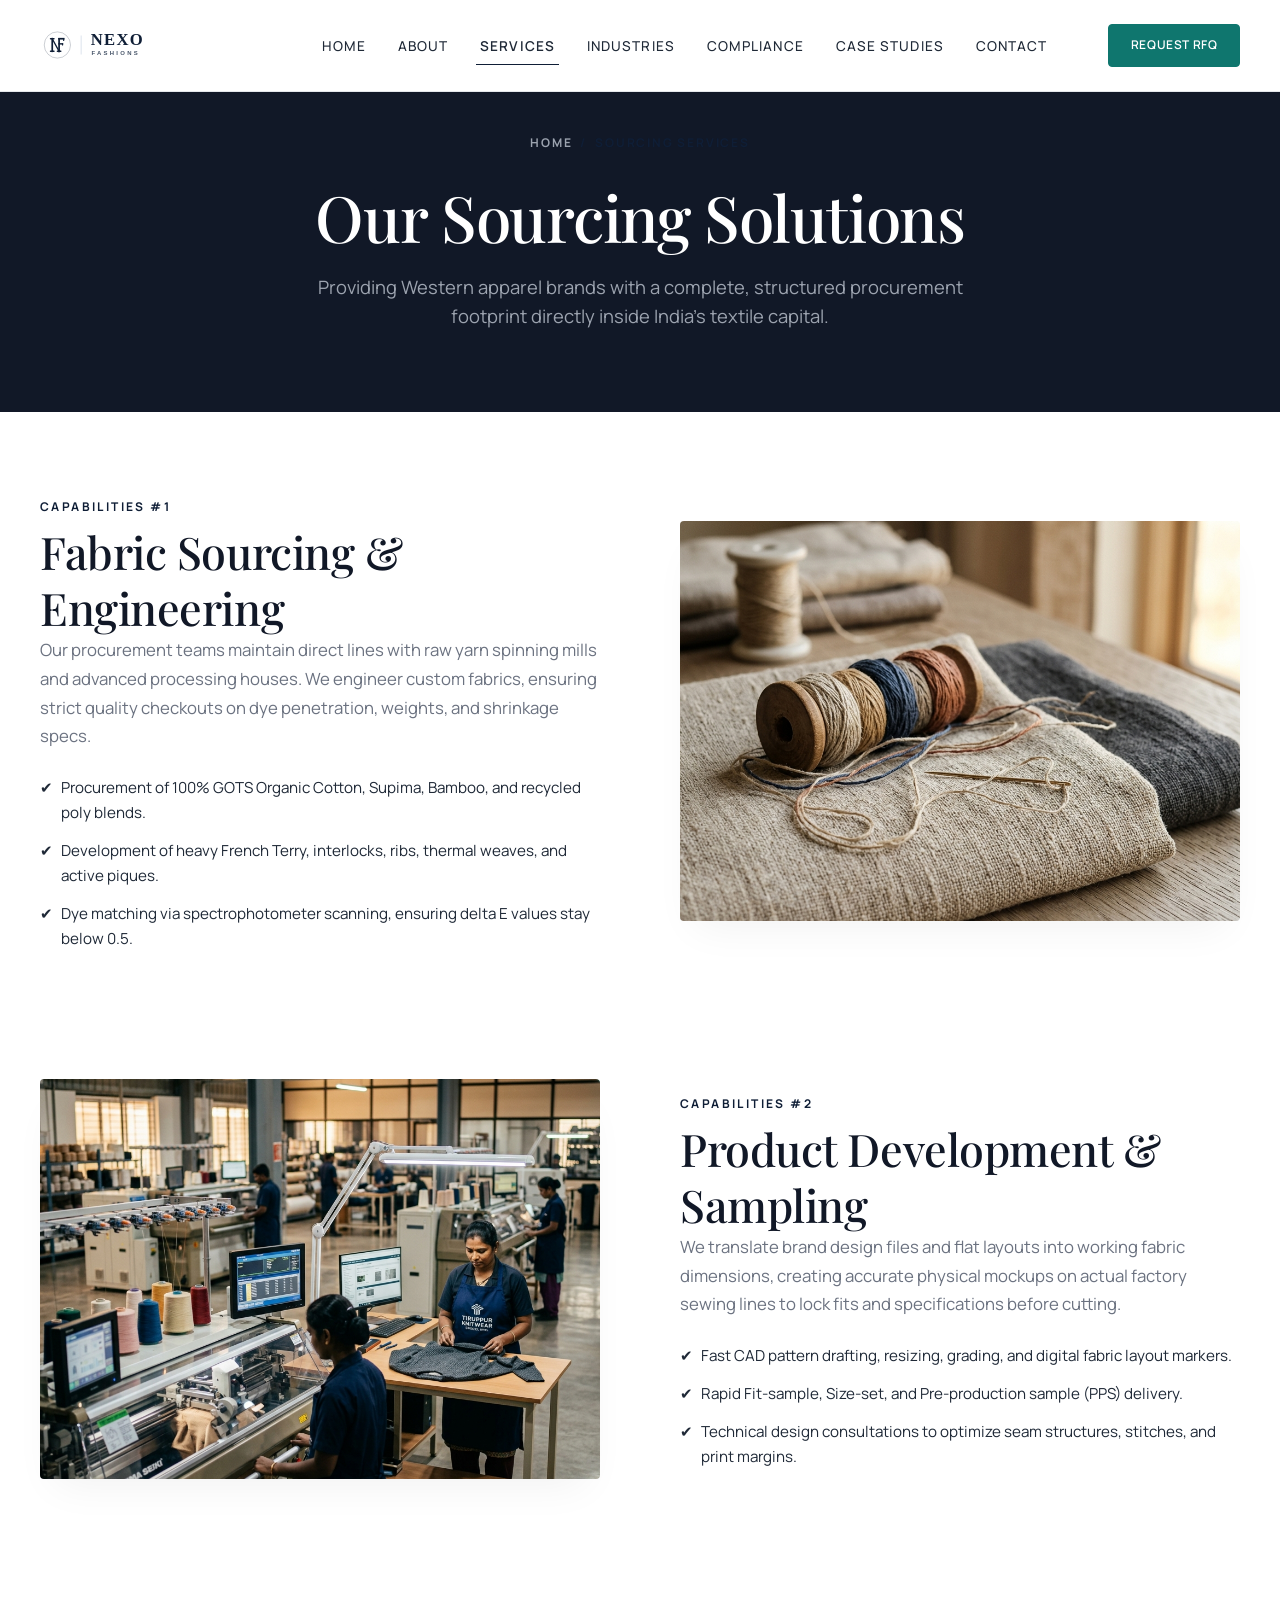
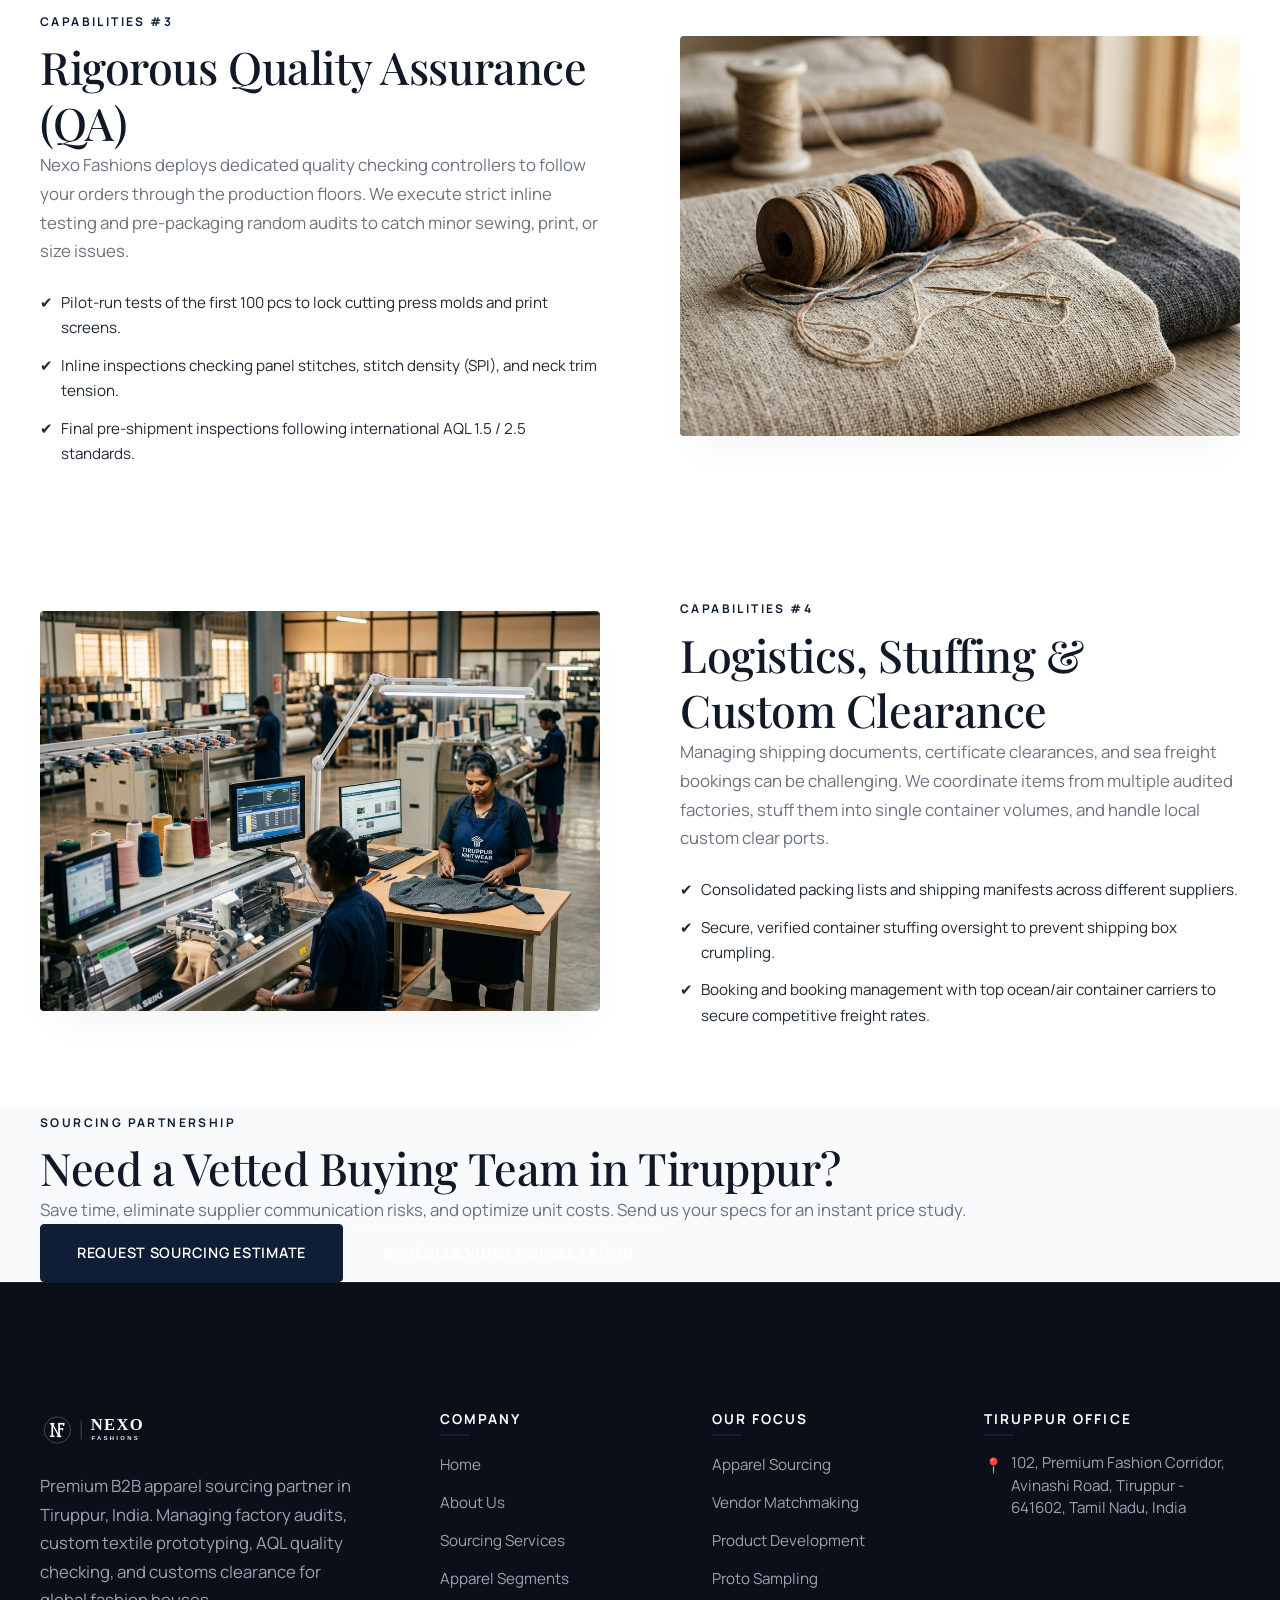
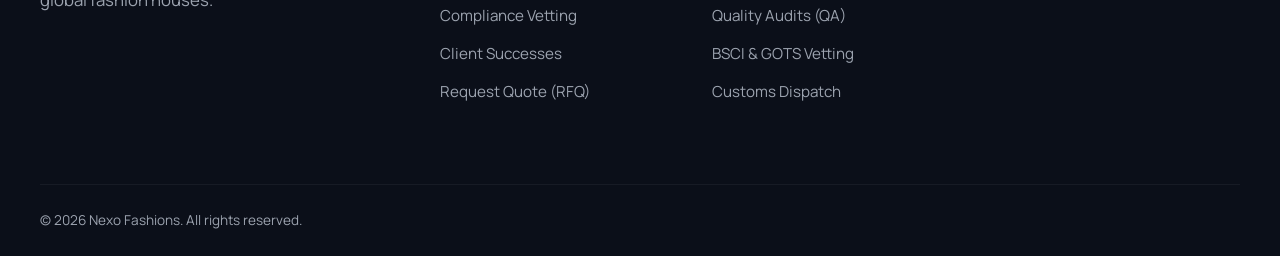
<file: services.html>
<!DOCTYPE html>
<html lang="en">
<head>
    <meta charset="UTF-8">
    <meta name="viewport" content="width=device-width, initial-scale=1.0">
    <meta name="description" content="Explore B2B sourcing services by Nexo Fashions. Including fabric development, factory auditing, inline QA, GOTS compliance, and shipping logistics.">
    <title>Sourcing Services | Nexo Fashions - B2B Apparel Sourcing Solutions</title>
        <link rel="icon" type="image/svg+xml" href="assets/img/favicon.svg">
    <link rel="stylesheet" href="assets/css/variables.css">
        <link rel="icon" type="image/svg+xml" href="assets/img/favicon.svg">
    <link rel="stylesheet" href="assets/css/base.css">
        <link rel="icon" type="image/svg+xml" href="assets/img/favicon.svg">
    <link rel="stylesheet" href="assets/css/header.css">
        <link rel="icon" type="image/svg+xml" href="assets/img/favicon.svg">
    <link rel="stylesheet" href="assets/css/components.css">
        <link rel="icon" type="image/svg+xml" href="assets/img/favicon.svg">
    <link rel="stylesheet" href="assets/css/pages.css">
        <link rel="icon" type="image/svg+xml" href="assets/img/favicon.svg">
    <link rel="stylesheet" href="assets/css/footer.css">
</head>
<body>

    <!-- NAVBAR -->
    <header class="site-header scrolled light-theme">
        <div class="container nav-container">
            <a href="index.html" class="logo" aria-label="Nexo Fashions Home">
                <img src="assets/img/logo_light.svg" alt="Nexo Fashions" class="logo-img logo-light">
                <img src="assets/img/logo_dark.svg" alt="Nexo Fashions" class="logo-img logo-dark">
            </a>
            
            <nav class="nav-bar" aria-label="Main Navigation">
                <ul class="nav-menu">
                    <li class="nav-item"><a href="index.html" class="nav-link">Home</a></li>
                    <li class="nav-item"><a href="about.html" class="nav-link">About</a></li>
                    <li class="nav-item"><a href="services.html" class="nav-link">Services</a></li>
                    <li class="nav-item"><a href="industries.html" class="nav-link">Industries</a></li>
                    <li class="nav-item"><a href="compliance.html" class="nav-link">Compliance</a></li>
                    <li class="nav-item"><a href="case-studies.html" class="nav-link">Case Studies</a></li>
                    <li class="nav-item"><a href="contact.html" class="nav-link">Contact</a></li>
                </ul>
            </nav>

            <div class="header-actions">
                <a href="contact.html" class="btn btn-primary header-btn">Request RFQ</a>
            </div>

            <button class="mobile-trigger" aria-label="Toggle Menu">
                <span></span>
                <span></span>
                <span></span>
            </button>
        </div>
    </header>

    <!-- MOBILE DRAWER -->
    <div class="mobile-drawer">
        <ul class="mobile-nav-list">
            <li><a href="index.html" class="mobile-nav-link">Home</a></li>
            <li><a href="about.html" class="mobile-nav-link">About</a></li>
            <li><a href="services.html" class="mobile-nav-link">Services</a></li>
            <li><a href="industries.html" class="mobile-nav-link">Industries</a></li>
            <li><a href="compliance.html" class="mobile-nav-link">Compliance</a></li>
            <li><a href="case-studies.html" class="mobile-nav-link">Case Studies</a></li>
            <li><a href="contact.html" class="mobile-nav-link">Contact</a></li>
        </ul>
    </div>

    <!-- BANNER -->
    <section class="page-banner">
        <div class="page-banner-bg" style="background-color: var(--color-primary-dark);"></div>
        <div class="container page-banner-content">
            <nav class="breadcrumbs">
                <a href="index.html">Home</a> / <span>Sourcing Services</span>
            </nav>
            <h1>Our Sourcing Solutions</h1>
            <p>Providing Western apparel brands with a complete, structured procurement footprint directly inside India's textile capital.</p>
        </div>
    </section>

    <!-- DETAILED SERVICE BLOCKS -->
    <section class="section-padding" style="background-color: var(--color-bg-white);">
        <div class="container">
            
            <!-- Service 1 -->
            <div class="service-detail-row reveal reveal-slide-up">
                <div class="service-detail-content">
                    <span class="badge-gold">Capabilities #1</span>
                    <h2>Fabric Sourcing & Engineering</h2>
                    <p style="line-height: 1.7;">Our procurement teams maintain direct lines with raw yarn spinning mills and advanced processing houses. We engineer custom fabrics, ensuring strict quality checkouts on dye penetration, weights, and shrinkage specs.</p>
                    
                    <ul class="service-detail-list">
                        <li class="service-detail-item">
                            <span>✔</span>
                            <span>Procurement of 100% GOTS Organic Cotton, Supima, Bamboo, and recycled poly blends.</span>
                        </li>
                        <li class="service-detail-item">
                            <span>✔</span>
                            <span>Development of heavy French Terry, interlocks, ribs, thermal weaves, and active piques.</span>
                        </li>
                        <li class="service-detail-item">
                            <span>✔</span>
                            <span>Dye matching via spectrophotometer scanning, ensuring delta E values stay below 0.5.</span>
                        </li>
                    </ul>
                </div>
                <div class="service-detail-image">
                    <img src="assets/img/hero_fashion_textiles.png" alt="Yarn spinning and textile sorting">
                </div>
            </div>

            <!-- Service 2 -->
            <div class="service-detail-row reveal reveal-slide-up">
                <div class="service-detail-content">
                    <span class="badge-gold">Capabilities #2</span>
                    <h2>Product Development & Sampling</h2>
                    <p style="line-height: 1.7;">We translate brand design files and flat layouts into working fabric dimensions, creating accurate physical mockups on actual factory sewing lines to lock fits and specifications before cutting.</p>
                    
                    <ul class="service-detail-list">
                        <li class="service-detail-item">
                            <span>✔</span>
                            <span>Fast CAD pattern drafting, resizing, grading, and digital fabric layout markers.</span>
                        </li>
                        <li class="service-detail-item">
                            <span>✔</span>
                            <span>Rapid Fit-sample, Size-set, and Pre-production sample (PPS) delivery.</span>
                        </li>
                        <li class="service-detail-item">
                            <span>✔</span>
                            <span>Technical design consultations to optimize seam structures, stitches, and print margins.</span>
                        </li>
                    </ul>
                </div>
                <div class="service-detail-image">
                    <img src="assets/img/manufacturing_craft.png" alt="Proto garment assembly inspect">
                </div>
            </div>

            <!-- Service 3 -->
            <div class="service-detail-row reveal reveal-slide-up">
                <div class="service-detail-content">
                    <span class="badge-gold">Capabilities #3</span>
                    <h2>Rigorous Quality Assurance (QA)</h2>
                    <p style="line-height: 1.7;">Nexo Fashions deploys dedicated quality checking controllers to follow your orders through the production floors. We execute strict inline testing and pre-packaging random audits to catch minor sewing, print, or size issues.</p>
                    
                    <ul class="service-detail-list">
                        <li class="service-detail-item">
                            <span>✔</span>
                            <span>Pilot-run tests of the first 100 pcs to lock cutting press molds and print screens.</span>
                        </li>
                        <li class="service-detail-item">
                            <span>✔</span>
                            <span>Inline inspections checking panel stitches, stitch density (SPI), and neck trim tension.</span>
                        </li>
                        <li class="service-detail-item">
                            <span>✔</span>
                            <span>Final pre-shipment inspections following international AQL 1.5 / 2.5 standards.</span>
                        </li>
                    </ul>
                </div>
                <div class="service-detail-image">
                    <img src="assets/img/hero_fashion_textiles.png" alt="Apparel quality verification">
                </div>
            </div>

            <!-- Service 4 -->
            <div class="service-detail-row reveal reveal-slide-up">
                <div class="service-detail-content">
                    <span class="badge-gold">Capabilities #4</span>
                    <h2>Logistics, Stuffing & Custom Clearance</h2>
                    <p style="line-height: 1.7;">Managing shipping documents, certificate clearances, and sea freight bookings can be challenging. We coordinate items from multiple audited factories, stuff them into single container volumes, and handle local custom clear ports.</p>
                    
                    <ul class="service-detail-list">
                        <li class="service-detail-item">
                            <span>✔</span>
                            <span>Consolidated packing lists and shipping manifests across different suppliers.</span>
                        </li>
                        <li class="service-detail-item">
                            <span>✔</span>
                            <span>Secure, verified container stuffing oversight to prevent shipping box crumpling.</span>
                        </li>
                        <li class="service-detail-item">
                            <span>✔</span>
                            <span>Booking and booking management with top ocean/air container carriers to secure competitive freight rates.</span>
                        </li>
                    </ul>
                </div>
                <div class="service-detail-image">
                    <img src="assets/img/manufacturing_craft.png" alt="Apparel box stuffing and transport">
                </div>
            </div>

        </div>
    </section>

    <!-- CTAS -->
    <section class="final-cta-section reveal reveal-fade">
        <div class="container final-cta-container">
            <span class="badge-gold">Sourcing Partnership</span>
            <h2>Need a Vetted Buying Team in Tiruppur?</h2>
            <p>Save time, eliminate supplier communication risks, and optimize unit costs. Send us your specs for an instant price study.</p>
            <div class="final-cta-actions">
                <a href="contact.html" class="btn btn-gold">Request Sourcing Estimate</a>
                <a href="contact.html" class="btn btn-outline-white">Schedule Video Consultation</a>
            </div>
        </div>
    </section>

    <!-- FOOTER -->
    <footer class="site-footer">
        <div class="container">
            <div class="footer-grid">
                
                <div class="footer-brand">
                    <img src="assets/img/logo_light.svg" alt="Nexo Fashions" style="height: 38px; width: auto; margin-bottom: var(--space-sm); display: inline-block;">
                    <p>Premium B2B apparel sourcing partner in Tiruppur, India. Managing factory audits, custom textile prototyping, AQL quality checking, and customs clearance for global fashion houses.</p>
                </div>

                <div>
                    <h3 class="footer-title">Company</h3>
                    <ul class="footer-links">
                        <li class="footer-link"><a href="index.html">Home</a></li>
                        <li class="footer-link"><a href="about.html">About Us</a></li>
                        <li class="footer-link"><a href="services.html">Sourcing Services</a></li>
                        <li class="footer-link"><a href="industries.html">Apparel Segments</a></li>
                        <li class="footer-link"><a href="compliance.html">Compliance Vetting</a></li>
                        <li class="footer-link"><a href="case-studies.html">Client Successes</a></li>
                        <li class="footer-link"><a href="contact.html">Request Quote (RFQ)</a></li>
                    </ul>
                </div>

                <div>
                    <h3 class="footer-title">Our Focus</h3>
                    <ul class="footer-links">
                        <li class="footer-link"><a href="services.html">Apparel Sourcing</a></li>
                        <li class="footer-link"><a href="services.html">Vendor Matchmaking</a></li>
                        <li class="footer-link"><a href="services.html">Product Development</a></li>
                        <li class="footer-link"><a href="services.html">Proto Sampling</a></li>
                        <li class="footer-link"><a href="services.html">Quality Audits (QA)</a></li>
                        <li class="footer-link"><a href="services.html">BSCI & GOTS Vetting</a></li>
                        <li class="footer-link"><a href="services.html">Customs Dispatch</a></li>
                    </ul>
                </div>

                <div>
                    <h3 class="footer-title">Tiruppur Office</h3>
                    <div class="footer-contact-item">
                        <span class="footer-contact-icon">📍</span>
                        <span>102, Premium Fashion Corridor, Avinashi Road, Tiruppur - 641602, Tamil Nadu, India</span>
                    </div>
                </div>

            </div>

            <div class="footer-bottom">
                <div class="copyright">
                    &copy; 2026 Nexo Fashions. All rights reserved.
                </div>
            </div>
        </div>
    </footer>

    <script src="assets/js/main.js"></script>
</body>
</html>
</file>
<file: assets/css/variables.css>
/* ==========================================================================
   NEXO FASHIONS DESIGN SYSTEM - VARIABLES
   ========================================================================== */

@import url('https://fonts.googleapis.com/css2?family=Manrope:wght@300;400;500;600;700;800&family=Playfair+Display:ital,wght@0,400;0,500;0,600;0,700;1,400&display=swap');

:root {
    /* --- Premium Color System --- */
    --color-primary-dark: #111827;      /* Deep Rich Charcoal / Black */
    --color-primary-dark-rgb: 17, 24, 39;
    --color-luxury-gold: #0F1E36;       /* Premium Deep Navy Accent */
    --color-luxury-gold-hover: #1E2E4A;
    --color-luxury-gold-rgb: 15, 30, 54;
    --color-premium-teal: #0F766E;      /* Rich Teal for Conversion CTAs */
    --color-premium-teal-hover: #0D645D;
    --color-premium-teal-rgb: 15, 118, 110;
    
    /* Backgrounds */
    --color-bg-light: #F8FAFC;          /* Clean Editorial Background */
    --color-bg-white: #FFFFFF;          /* Pure White Card Base */
    --color-bg-footer: #0B0F19;         /* Darker contrast footer */
    --color-bg-glass: rgba(255, 255, 255, 0.75);
    
    /* Text */
    --color-text-primary: #1F2937;      /* Dominant text contrast */
    --color-text-secondary: #6B7280;    /* Captions & editorial metadata */
    --color-text-light: #F3F4F6;        /* Inverse text for dark panels */
    --color-text-muted: #9CA3AF;
    
    /* Structural Elements */
    --color-border: #E5E7EB;            /* Editorial grid separator */
    --color-border-hover: #D1D5DB;
    --color-border-dark: rgba(255, 255, 255, 0.1);
    
    /* --- Typography System --- */
    --font-heading: 'Playfair Display', Georgia, serif;
    --font-body: 'Manrope', -apple-system, BlinkMacSystemFont, "Segoe UI", Roboto, sans-serif;
    
    /* --- Spacing System (Luxury Space) --- */
    --space-xs: 0.5rem;   /* 8px */
    --space-sm: 1rem;     /* 16px */
    --space-md: 1.5rem;   /* 24px */
    --space-lg: 2.5rem;   /* 40px */
    --space-xl: 5rem;     /* 80px */
    --space-xxl: 8rem;    /* 128px */
    
    /* --- UI Properties --- */
    --border-radius-sm: 4px;
    --border-radius-md: 8px;
    --border-radius-lg: 16px;
    --border-radius-full: 9999px;
    
    --shadow-sm: 0 1px 3px rgba(0,0,0,0.05);
    --shadow-md: 0 10px 30px -10px rgba(0,0,0,0.04);
    --shadow-lg: 0 20px 40px -15px rgba(0,0,0,0.06);
    --shadow-glass: 0 8px 32px 0 rgba(0, 0, 0, 0.03);
    
    /* --- Motion & Transitions --- */
    --transition-fast: 0.25s cubic-bezier(0.25, 0.8, 0.25, 1);
    --transition-smooth: 0.5s cubic-bezier(0.16, 1, 0.3, 1);
    --transition-slow: 0.8s cubic-bezier(0.16, 1, 0.3, 1);
    
    /* Maximum layout bounds */
    --max-width: 1400px;
}

/* Accessibility - Reduced Motion Preferred */
@media (prefers-reduced-motion: reduce) {
    :root {
        --transition-fast: 0.05s linear;
        --transition-smooth: 0.05s linear;
        --transition-slow: 0.05s linear;
    }
}
</file>
<file: assets/css/base.css>
/* ==========================================================================
   NEXO FASHIONS - GLOBAL BASE STYLE & TYPOGRAPHY
   ========================================================================== */

/* --- Reset & Base Elements --- */
*, *::before, *::after {
    box-sizing: border-box;
    margin: 0;
    padding: 0;
}

html {
    scroll-behavior: smooth;
    font-size: 16px;
    -webkit-font-smoothing: antialiased;
    -moz-osx-font-smoothing: grayscale;
}

body {
    font-family: var(--font-body);
    background-color: var(--color-bg-light);
    color: var(--color-text-primary);
    line-height: 1.65;
    overflow-x: hidden;
}

/* Custom Scrollbar for Luxury Experience */
::-webkit-scrollbar {
    width: 8px;
}
::-webkit-scrollbar-track {
    background: var(--color-primary-dark);
}
::-webkit-scrollbar-thumb {
    background: var(--color-luxury-gold);
    border-radius: var(--border-radius-sm);
}
::-webkit-scrollbar-thumb:hover {
    background: var(--color-luxury-gold-hover);
}

/* --- Typography Definitions --- */
h1, h2, h3, h4, h5, h6 {
    font-family: var(--font-heading);
    color: var(--color-primary-dark);
    font-weight: 500;
    line-height: 1.25;
}

h1 {
    font-size: clamp(2.5rem, 5vw, 4.5rem);
    letter-spacing: -0.02em;
}

h2 {
    font-size: clamp(2rem, 3.5vw, 3rem);
    letter-spacing: -0.01em;
}

h3 {
    font-size: clamp(1.35rem, 2vw, 1.85rem);
}

h4 {
    font-size: 1.25rem;
    font-weight: 600;
    font-family: var(--font-body);
}

p {
    color: var(--color-text-secondary);
    font-size: 1.05rem;
    font-weight: 400;
}

strong {
    color: var(--color-primary-dark);
    font-weight: 600;
}

a {
    color: inherit;
    text-decoration: none;
    transition: var(--transition-fast);
}

img {
    max-width: 100%;
    height: auto;
    display: block;
    object-fit: cover;
}

/* --- Layout Architecture --- */
.container {
    width: 100%;
    max-width: var(--max-width);
    margin: 0 auto;
    padding: 0 var(--space-md);
}

@media (min-width: 768px) {
    .container {
        padding: 0 var(--space-lg);
    }
}

.section-padding {
    padding: var(--space-xl) 0;
}

.section-padding-large {
    padding: var(--space-xxl) 0;
}

/* Grid Layout Systems */
.grid {
    display: grid;
    gap: var(--space-md);
}

.grid-2 { display: grid; gap: var(--space-lg); grid-template-columns: 1fr; }
.grid-3 { display: grid; gap: var(--space-lg); grid-template-columns: 1fr; }
.grid-4 { display: grid; gap: var(--space-md); grid-template-columns: 1fr; }

@media (min-width: 768px) {
    .grid-2 { grid-template-columns: repeat(2, 1fr); }
    .grid-3 { grid-template-columns: repeat(2, 1fr); }
    .grid-4 { grid-template-columns: repeat(2, 1fr); }
}

@media (min-width: 1024px) {
    .grid-3 { grid-template-columns: repeat(3, 1fr); }
    .grid-4 { grid-template-columns: repeat(4, 1fr); }
}

/* Flex Utilities */
.flex {
    display: flex;
}
.flex-center {
    display: flex;
    align-items: center;
    justify-content: center;
}
.flex-between {
    display: flex;
    align-items: center;
    justify-content: space-between;
}

/* --- Brand Elements & CTAs --- */
.btn {
    display: inline-flex;
    align-items: center;
    justify-content: center;
    padding: 1rem 2.25rem;
    font-family: var(--font-body);
    font-size: 0.9rem;
    font-weight: 600;
    letter-spacing: 0.05em;
    text-transform: uppercase;
    border-radius: var(--border-radius-sm);
    cursor: pointer;
    transition: var(--transition-fast);
    position: relative;
    overflow: hidden;
}

/* Primary Teal CTA */
.btn-primary {
    background-color: var(--color-premium-teal);
    color: var(--color-bg-white);
    border: 1px solid var(--color-premium-teal);
}

.btn-primary:hover {
    background-color: var(--color-premium-teal-hover);
    border-color: var(--color-premium-teal-hover);
    transform: translateY(-2px);
    box-shadow: 0 10px 20px rgba(15, 118, 110, 0.15);
}

/* Luxury Gold CTA */
.btn-gold {
    background-color: var(--color-luxury-gold);
    color: var(--color-bg-white); /* White text for perfect contrast on deep navy */
    border: 1px solid var(--color-luxury-gold);
}

.btn-gold:hover {
    background-color: var(--color-luxury-gold-hover);
    border-color: var(--color-luxury-gold-hover);
    transform: translateY(-2px);
    box-shadow: 0 10px 20px rgba(15, 30, 54, 0.15); /* Updated drop shadow color */
}

/* Secondary Outline CTA (Gold) */
.btn-secondary {
    background-color: transparent;
    color: var(--color-primary-dark);
    border: 1px solid var(--color-luxury-gold);
}

.btn-secondary:hover {
    background-color: var(--color-luxury-gold);
    color: var(--color-bg-white); /* Changed to white on hover for high-contrast */
    transform: translateY(-2px);
    box-shadow: 0 10px 20px rgba(15, 30, 54, 0.1);
}

/* Dark version of secondary button (for light text sections) */
.btn-outline-white {
    background-color: transparent;
    color: var(--color-bg-white);
    border: 1px solid rgba(255, 255, 255, 0.3);
}

.btn-outline-white:hover {
    background-color: var(--color-bg-white);
    color: var(--color-primary-dark);
    border-color: var(--color-bg-white);
    transform: translateY(-2px);
}

/* Editorial Category Tag */
.badge-gold {
    font-family: var(--font-body);
    font-size: 0.75rem;
    font-weight: 700;
    letter-spacing: 0.2em;
    text-transform: uppercase;
    color: var(--color-luxury-gold);
    margin-bottom: var(--space-xs);
    display: inline-block;
}

/* --- Section Title Header (Editorial Styling) --- */
.section-header {
    text-align: center;
    max-width: 700px;
    margin: 0 auto var(--space-xl) auto;
}

.section-header h2 {
    margin-bottom: var(--space-xs);
    position: relative;
    display: inline-block;
    padding-bottom: var(--space-xs);
}

/* Muted luxury divider rule */
.section-header h2::after {
    content: '';
    position: absolute;
    bottom: 0;
    left: 50%;
    transform: translateX(-50%);
    width: 60px;
    height: 2px;
    background-color: var(--color-luxury-gold);
}

.section-header p {
    margin-top: var(--space-sm);
    font-size: 1.15rem;
}

/* Glassmorphism Panel base */
.glass-panel {
    background: var(--color-bg-glass);
    backdrop-filter: blur(16px);
    -webkit-backdrop-filter: blur(16px);
    border: 1px solid rgba(255, 255, 255, 0.4);
    box-shadow: var(--shadow-glass);
}

/* --- Entry Reveal Animations (Intersection Observer) --- */
.reveal {
    opacity: 0;
    transition: opacity var(--transition-slow), transform var(--transition-slow);
}

.reveal-fade {
    transform: scale(0.98);
}

.reveal-slide-up {
    transform: translateY(40px);
}

.reveal-slide-left {
    transform: translateX(40px);
}

.reveal-slide-right {
    transform: translateX(-40px);
}

.reveal.active {
    opacity: 1;
    transform: translate(0) scale(1);
}

/* Utility alignments */
.text-center { text-align: center; }
.text-left { text-align: left; }
.text-right { text-align: right; }
.w-full { width: 100%; }

.m-auto { margin: 0 auto; }
.mt-sm { margin-top: var(--space-sm); }
.mt-md { margin-top: var(--space-md); }
.mt-lg { margin-top: var(--space-lg); }

.bg-dark {
    background-color: var(--color-primary-dark);
    color: var(--color-text-light);
}
.bg-dark h1, .bg-dark h2, .bg-dark h3, .bg-dark h4 {
    color: var(--color-bg-white);
}
.bg-dark p {
    color: var(--color-text-muted);
}
</file>
<file: assets/css/header.css>
/* ==========================================================================
   NEXO FASHIONS - STICKY LUXURY NAVIGATION HEADER
   ========================================================================== */

.site-header {
    position: fixed;
    top: 0;
    left: 0;
    width: 100%;
    z-index: 1000;
    transition: background-color var(--transition-smooth), 
                backdrop-filter var(--transition-smooth), 
                box-shadow var(--transition-smooth),
                padding var(--transition-smooth);
    padding: var(--space-md) 0;
}

/* Header scrolled state (Frosted Glassmorphism - Premium White Theme) */
.site-header.scrolled {
    background-color: rgba(255, 255, 255, 0.88); /* Translucent Premium White */
    backdrop-filter: blur(20px);
    -webkit-backdrop-filter: blur(20px);
    box-shadow: 0 4px 30px rgba(0, 0, 0, 0.03);
    border-bottom: 1px solid rgba(0, 0, 0, 0.06);
    padding: 0.85rem 0;
}

/* Transparent State links */
.nav-container {
    display: flex;
    justify-content: space-between;
    align-items: center;
}

/* Logo styling - High-End Corporate Vector SVG */
.logo {
    display: flex;
    align-items: center;
}

.logo-img {
    height: 38px;
    width: auto;
    display: block;
    transition: opacity var(--transition-fast);
}

@media (max-width: 480px) {
    .logo-img {
        height: 28px; /* Scale down slightly on narrow mobile viewports to prevent overflow */
    }
}

/* By default, hide logo_dark, show logo_light (since header background is dark by default) */
.logo-dark {
    display: none !important;
}
.logo-light {
    display: block !important;
}

/* Scrolled state: background becomes light, so display logo_dark */
.site-header.scrolled .logo-dark {
    display: block !important;
}
.site-header.scrolled .logo-light {
    display: none !important;
}

/* ONLY when the header has .light-theme and is NOT scrolled (white background fallback), display logo_dark */
.site-header.light-theme:not(.scrolled) .logo-dark {
    display: block !important;
}
.site-header.light-theme:not(.scrolled) .logo-light {
    display: none !important;
}

/* For non-hero pages or light header mode fallback */
.site-header.light-theme {
    border-bottom: 1px solid var(--color-border);
}
.site-header.light-theme:not(.scrolled) {
    background-color: var(--color-bg-white);
}
.site-header.light-theme:not(.scrolled) .logo-text {
    color: var(--color-primary-dark);
}
.site-header.light-theme:not(.scrolled) .nav-link {
    color: var(--color-text-primary);
}

/* Desktop Navigation List */
.nav-menu {
    display: none;
    align-items: center;
    list-style: none;
    gap: var(--space-md);
}

@media (min-width: 1024px) {
    .nav-menu {
        display: flex;
    }
}

.nav-item {
    position: relative;
}

.nav-link {
    font-family: var(--font-body);
    font-size: 0.85rem;
    font-weight: 500;
    letter-spacing: 0.08em;
    text-transform: uppercase;
    color: rgba(255, 255, 255, 0.8);
    padding: 0.5rem 0.25rem;
    transition: color var(--transition-fast);
    position: relative;
}

.nav-link::after {
    content: '';
    position: absolute;
    bottom: -2px;
    left: 0;
    width: 0;
    height: 1px;
    background-color: var(--color-luxury-gold);
    transition: width var(--transition-smooth);
}

.nav-link:hover {
    color: var(--color-luxury-gold);
}

.nav-link:hover::after,
.nav-item.active .nav-link::after {
    width: 100%;
}

.nav-item.active .nav-link {
    color: var(--color-luxury-gold);
    font-weight: 600;
}

/* High contrast hover & active state overrides for transparent dark headers */
.site-header:not(.light-theme) .nav-link:hover,
.site-header:not(.light-theme) .nav-item.active .nav-link {
    color: #FFFFFF !important;
}

.site-header:not(.light-theme) .nav-link::after {
    background-color: #FFFFFF !important;
}

/* Scrolled state navigation links overrides (Dark slate links on light frosted glass) */
.site-header.scrolled .nav-link {
    color: var(--color-text-primary) !important;
}

.site-header.scrolled .nav-link:hover,
.site-header.scrolled .nav-item.active .nav-link {
    color: var(--color-primary-dark) !important;
}

.site-header.scrolled .nav-link::after {
    background-color: var(--color-premium-teal) !important;
}

/* Hamburger spans in scrolled state */
.site-header.scrolled .mobile-trigger span {
    background-color: var(--color-primary-dark) !important;
}

/* Header CTAs */
.header-actions {
    display: none;
    align-items: center;
    gap: var(--space-sm);
}

@media (min-width: 1024px) {
    .header-actions {
        display: flex;
    }
}

.header-btn {
    padding: 0.65rem 1.35rem;
    font-size: 0.75rem;
    border-radius: var(--border-radius-sm);
}

/* --- Mobile Menu Trigger --- */
.mobile-trigger {
    display: flex;
    flex-direction: column;
    justify-content: space-between;
    width: 24px;
    height: 18px;
    background: transparent;
    border: none;
    padding: 0;
    margin: 0;
    cursor: pointer;
    z-index: 1100;
    outline: none;
}

.mobile-trigger span {
    display: block;
    width: 100%;
    height: 2px;
    background-color: var(--color-bg-white);
    transition: transform var(--transition-smooth), opacity var(--transition-smooth), background-color var(--transition-smooth);
    transform-origin: left center;
}

/* Scrolled state changes menu icon to match context if in light theme */
.site-header.light-theme:not(.scrolled) .mobile-trigger span {
    background-color: var(--color-primary-dark);
}

/* Open Animation */
.mobile-trigger.active span:nth-child(1) {
    transform: rotate(45deg) translate(-2px, -3px);
}
.mobile-trigger.active span:nth-child(2) {
    opacity: 0;
}
.mobile-trigger.active span:nth-child(3) {
    transform: rotate(-45deg) translate(-2px, 3px);
}

@media (min-width: 1024px) {
    .mobile-trigger {
        display: none;
    }
}

/* --- Mobile Navigation Drawer --- */
.mobile-drawer {
    position: fixed;
    top: 0;
    right: -100%;
    width: 100%;
    max-width: 400px;
    height: 100vh;
    background-color: var(--color-primary-dark);
    z-index: 1050;
    padding: var(--space-xxl) var(--space-lg) var(--space-lg);
    display: flex;
    flex-direction: column;
    gap: var(--space-lg);
    box-shadow: -10px 0 50px rgba(0,0,0,0.5);
    transition: right var(--transition-smooth);
}

.mobile-drawer.active {
    right: 0;
}

.mobile-nav-list {
    list-style: none;
    display: flex;
    flex-direction: column;
    gap: var(--space-md);
}

.mobile-nav-link {
    font-family: var(--font-heading);
    font-size: 1.85rem;
    font-weight: 500;
    color: var(--color-bg-white);
    display: block;
    padding: 0.5rem 0;
    border-bottom: 1px solid rgba(255, 255, 255, 0.05);
}

.mobile-nav-link:hover,
.mobile-nav-list .active .mobile-nav-link {
    color: #FFFFFF !important; /* Pure white high-contrast for visibility in dark drawer */
    padding-left: var(--space-xs);
    border-bottom-color: #FFFFFF;
}

.mobile-drawer-cta {
    margin-top: auto;
    display: flex;
    flex-direction: column;
    gap: var(--space-sm);
}

.mobile-drawer-btn {
    text-align: center;
    width: 100%;
}
</file>
<file: assets/css/components.css>
/* ==========================================================================
   NEXO FASHIONS - MODULAR UI COMPONENT LIBRARY
   ========================================================================== */

/* --- 1. Stat Cards (Trust Metrics) --- */
.stat-card {
    background-color: var(--color-bg-white);
    border: 1px solid var(--color-border);
    padding: var(--space-lg) var(--space-md);
    text-align: center;
    border-radius: var(--border-radius-sm);
    transition: var(--transition-smooth);
    position: relative;
    overflow: hidden;
}

.stat-card::before {
    content: '';
    position: absolute;
    top: 0;
    left: 0;
    width: 100%;
    height: 3px;
    background-color: var(--color-luxury-gold);
    transform: scaleX(0);
    transform-origin: left center;
    transition: transform var(--transition-smooth);
}

.stat-card:hover {
    transform: translateY(-5px);
    border-color: var(--color-luxury-gold);
    box-shadow: var(--shadow-lg);
}

.stat-card:hover::before {
    transform: scaleX(1);
}

.stat-number {
    font-family: var(--font-heading);
    font-size: clamp(2.5rem, 4vw, 3.5rem);
    font-weight: 700;
    color: var(--color-primary-dark);
    margin-bottom: var(--space-xs);
}

.stat-label {
    font-family: var(--font-body);
    font-size: 0.85rem;
    font-weight: 700;
    letter-spacing: 0.1em;
    text-transform: uppercase;
    color: var(--color-text-secondary);
}


/* --- 2. Premium Service Cards (What We Do) --- */
.service-card {
    background-color: var(--color-bg-white);
    border: 1px solid var(--color-border);
    padding: var(--space-lg);
    border-radius: var(--border-radius-sm);
    transition: var(--transition-smooth);
    display: flex;
    flex-direction: column;
    height: 100%;
}

.service-icon-box {
    width: 50px;
    height: 50px;
    background-color: rgba(15, 118, 110, 0.05);
    border: 1px solid rgba(15, 118, 110, 0.1);
    color: var(--color-premium-teal);
    display: flex;
    align-items: center;
    justify-content: center;
    border-radius: var(--border-radius-sm);
    margin-bottom: var(--space-md);
    transition: var(--transition-smooth);
}

.service-card h3 {
    margin-bottom: var(--space-sm);
    font-weight: 600;
}

.service-card p {
    font-size: 0.95rem;
    line-height: 1.6;
    margin-bottom: var(--space-md);
    flex-grow: 1;
}

.service-learn-more {
    font-size: 0.8rem;
    font-weight: 700;
    letter-spacing: 0.1em;
    text-transform: uppercase;
    color: var(--color-premium-teal);
    display: inline-flex;
    align-items: center;
    gap: var(--space-xs);
    margin-top: auto;
}

.service-learn-more svg {
    transition: transform var(--transition-fast);
}

/* Hover States */
.service-card:hover {
    transform: translateY(-5px);
    border-color: rgba(15, 118, 110, 0.3);
    box-shadow: var(--shadow-lg);
}

.service-card:hover .service-icon-box {
    background-color: var(--color-premium-teal);
    color: var(--color-bg-white);
    transform: rotate(360deg);
}

.service-card:hover .service-learn-more svg {
    transform: translateX(4px);
}


/* --- 3. Industry Showcase Cards --- */
.industry-card {
    position: relative;
    border-radius: var(--border-radius-sm);
    overflow: hidden;
    height: 380px;
    display: flex;
    flex-direction: column;
    justify-content: flex-end;
    padding: var(--space-lg);
    box-shadow: var(--shadow-md);
    transition: var(--transition-slow);
    cursor: pointer;
}

.industry-card-bg {
    position: absolute;
    top: 0;
    left: 0;
    width: 100%;
    height: 100%;
    z-index: 1;
    transition: transform var(--transition-slow);
    /* Set dark overlays to ensure readability of editorial white text */
    background: linear-gradient(180deg, rgba(17,24,39,0.1) 0%, rgba(17,24,39,0.85) 100%);
}

.industry-card-img {
    position: absolute;
    top: 0;
    left: 0;
    width: 100%;
    height: 100%;
    object-fit: cover;
    z-index: 0;
    transition: transform var(--transition-slow);
}

.industry-card-content {
    position: relative;
    z-index: 2;
    transform: translateY(15px);
    transition: transform var(--transition-smooth);
}

.industry-card h3 {
    color: var(--color-bg-white);
    margin-bottom: var(--space-xs);
    font-size: 1.45rem;
}

.industry-card p {
    color: var(--color-text-muted);
    font-size: 0.9rem;
    opacity: 0;
    transition: opacity var(--transition-smooth);
}

/* Hover state zooms image and raises text */
.industry-card:hover {
    box-shadow: var(--shadow-lg);
}

.industry-card:hover .industry-card-img {
    transform: scale(1.08);
}

.industry-card:hover .industry-card-content {
    transform: translateY(0);
}

.industry-card:hover p {
    opacity: 1;
}


/* --- 4. Sourcing Process Timeline --- */
.timeline-container {
    position: relative;
    padding: var(--space-md) 0;
}

/* Vertical line for mobile, becomes hidden in horizontal */
.timeline-line {
    position: absolute;
    left: 16px;
    top: 0;
    bottom: 0;
    width: 2px;
    background-color: var(--color-border);
    z-index: 0;
}

.timeline-step {
    position: relative;
    display: flex;
    gap: var(--space-md);
    margin-bottom: var(--space-lg);
    z-index: 1;
}

.timeline-node {
    width: 34px;
    height: 34px;
    border-radius: var(--border-radius-full);
    background-color: var(--color-bg-white);
    border: 2px solid var(--color-luxury-gold);
    color: var(--color-primary-dark);
    display: flex;
    align-items: center;
    justify-content: center;
    font-family: var(--font-body);
    font-weight: 700;
    font-size: 0.85rem;
    flex-shrink: 0;
    transition: var(--transition-smooth);
}

.timeline-content {
    background-color: var(--color-bg-white);
    border: 1px solid var(--color-border);
    padding: var(--space-md);
    border-radius: var(--border-radius-sm);
    flex-grow: 1;
    transition: var(--transition-smooth);
}

.timeline-content h3 {
    font-weight: 600;
    margin-bottom: var(--space-xs);
    font-family: var(--font-body);
}

.timeline-content p {
    font-size: 0.9rem;
}

/* Hover effects */
.timeline-step:hover .timeline-node {
    background-color: var(--color-luxury-gold);
    color: var(--color-primary-dark);
    box-shadow: 0 0 15px rgba(212, 175, 55, 0.4);
}

.timeline-step:hover .timeline-content {
    border-color: var(--color-luxury-gold);
    transform: translateX(5px);
    box-shadow: var(--shadow-md);
}

/* Horizontal Timeline Layout for Desktops */
@media (min-width: 1024px) {
    .timeline-line {
        left: 0;
        right: 0;
        top: 40px;
        height: 2px;
        width: auto;
    }
    
    .timeline-grid {
        display: grid;
        grid-template-columns: repeat(8, 1fr);
        gap: var(--space-xs);
    }
    
    .timeline-step {
        flex-direction: column;
        align-items: center;
        text-align: center;
        margin-bottom: 0;
    }
    
    .timeline-node {
        margin-bottom: var(--space-sm);
    }
    
    .timeline-content {
        padding: var(--space-sm) var(--space-xs);
        border: none;
        background: transparent;
    }
    
    .timeline-step:hover .timeline-content {
        transform: translateY(-5px);
        box-shadow: none;
    }
}


/* --- 5. Certification Cards (Quality & Compliance) --- */
.cert-card {
    background-color: var(--color-bg-white);
    border: 1px solid var(--color-border);
    padding: var(--space-lg);
    border-radius: var(--border-radius-sm);
    text-align: center;
    transition: var(--transition-smooth);
    display: flex;
    flex-direction: column;
    align-items: center;
}

.cert-logo-container {
    height: 80px;
    display: flex;
    align-items: center;
    justify-content: center;
    margin-bottom: var(--space-md);
}

.cert-logo {
    max-height: 60px;
    filter: grayscale(1);
    opacity: 0.85;
    transition: var(--transition-smooth);
}

.cert-card h3 {
    font-size: 1.15rem;
    font-weight: 700;
    font-family: var(--font-body);
    margin-bottom: var(--space-xs);
    color: var(--color-primary-dark);
}

.cert-card p {
    font-size: 0.9rem;
    line-height: 1.5;
}

.cert-card:hover {
    border-color: var(--color-luxury-gold);
    transform: translateY(-5px);
    box-shadow: var(--shadow-lg);
}

.cert-card:hover .cert-logo {
    filter: grayscale(0);
    opacity: 1;
}


/* --- 6. Case Study Cards --- */
.case-card {
    background-color: var(--color-bg-white);
    border: 1px solid var(--color-border);
    border-radius: var(--border-radius-sm);
    overflow: hidden;
    display: flex;
    flex-direction: column;
    transition: var(--transition-smooth);
}

.case-card-img {
    height: 240px;
    width: 100%;
    object-fit: cover;
}

.case-card-body {
    padding: var(--space-lg);
    display: flex;
    flex-direction: column;
    flex-grow: 1;
}

.case-tag {
    font-size: 0.7rem;
    font-weight: 700;
    color: var(--color-luxury-gold);
    text-transform: uppercase;
    letter-spacing: 0.1em;
    margin-bottom: var(--space-xs);
}

.case-card h3 {
    font-size: 1.35rem;
    margin-bottom: var(--space-md);
}

.case-metric-box {
    display: flex;
    gap: var(--space-md);
    padding: var(--space-sm) 0;
    border-top: 1px solid var(--color-border);
    border-bottom: 1px solid var(--color-border);
    margin-bottom: var(--space-md);
}

.case-metric {
    flex: 1;
}

.case-metric-val {
    font-family: var(--font-heading);
    font-size: 1.25rem;
    font-weight: 700;
    color: var(--color-premium-teal);
}

.case-metric-lbl {
    font-size: 0.75rem;
    color: var(--color-text-secondary);
}

.case-card:hover {
    transform: translateY(-5px);
    border-color: rgba(212, 175, 55, 0.4);
    box-shadow: var(--shadow-lg);
}


/* --- 7. Testimonial Slider --- */
.testimonial-wrapper {
    position: relative;
    max-width: 800px;
    margin: 0 auto;
    overflow: hidden;
    padding: var(--space-md) 0;
}

.testimonial-container {
    display: flex;
    transition: transform var(--transition-smooth);
}

.testimonial-slide {
    min-width: 100%;
    padding: 0 var(--space-md);
    text-align: center;
}

.testimonial-quote {
    font-family: var(--font-heading);
    font-size: clamp(1.2rem, 2.5vw, 1.85rem);
    font-style: italic;
    color: var(--color-bg-white);
    line-height: 1.5;
    margin-bottom: var(--space-lg);
}

.testimonial-author {
    font-family: var(--font-body);
    font-weight: 700;
    font-size: 1rem;
    letter-spacing: 0.05em;
    color: var(--color-luxury-gold);
}

.testimonial-company {
    font-size: 0.8rem;
    color: var(--color-text-muted);
    text-transform: uppercase;
    letter-spacing: 0.1em;
}

.testimonial-dots {
    display: flex;
    justify-content: center;
    gap: 8px;
    margin-top: var(--space-lg);
}

.testimonial-dot {
    width: 8px;
    height: 8px;
    border-radius: var(--border-radius-full);
    background-color: rgba(255,255,255,0.25);
    border: none;
    cursor: pointer;
    transition: var(--transition-fast);
}

.testimonial-dot.active {
    background-color: var(--color-luxury-gold);
    width: 24px;
}


/* --- 8. Interactive SVG Reach Map --- */
.map-wrapper {
    position: relative;
    background-color: #0b0f19;
    border-radius: var(--border-radius-md);
    padding: var(--space-lg);
    border: 1px solid rgba(255, 255, 255, 0.05);
    overflow: hidden;
}

.reach-svg {
    width: 100%;
    height: auto;
    max-height: 500px;
}

.map-glow-dot {
    animation: ripple 2s infinite ease-in-out;
}

@keyframes ripple {
    0% { r: 4px; opacity: 0.8; }
    50% { r: 12px; opacity: 0.3; }
    100% { r: 4px; opacity: 0.8; }
}

.pulse-line {
    stroke-dasharray: 10, 10;
    animation: dash 30s linear infinite;
}

@keyframes dash {
    to { stroke-dashoffset: -1000; }
}


/* --- 9. B2B RFQ Intake Form & Uploader --- */
.rfq-form-box {
    background-color: var(--color-bg-white);
    border: 1px solid var(--color-border);
    padding: var(--space-lg);
    border-radius: var(--border-radius-sm);
    box-shadow: var(--shadow-lg);
}

@media (min-width: 768px) {
    .rfq-form-box {
        padding: var(--space-xl);
    }
}

.form-row {
    display: grid;
    gap: var(--space-md);
    grid-template-columns: 1fr;
    margin-bottom: var(--space-md);
}

@media (min-width: 768px) {
    .form-row-2 { grid-template-columns: repeat(2, 1fr); }
    .form-row-3 { grid-template-columns: repeat(3, 1fr); }
}

.form-group {
    display: flex;
    flex-direction: column;
    gap: var(--space-xs);
}

.form-label {
    font-family: var(--font-body);
    font-size: 0.85rem;
    font-weight: 700;
    letter-spacing: 0.05em;
    text-transform: uppercase;
    color: var(--color-primary-dark);
}

.form-control {
    font-family: var(--font-body);
    font-size: 1rem;
    padding: 0.85rem 1rem;
    border: 1px solid var(--color-border);
    background-color: var(--color-bg-light);
    border-radius: var(--border-radius-sm);
    transition: var(--transition-fast);
    color: var(--color-text-primary);
}

.form-control:focus {
    outline: none;
    border-color: var(--color-premium-teal);
    background-color: var(--color-bg-white);
    box-shadow: 0 0 0 3px rgba(15, 118, 110, 0.05);
}

textarea.form-control {
    resize: vertical;
    min-height: 120px;
}

/* File Upload Drag-and-Drop Area */
.file-upload-zone {
    border: 2px dashed var(--color-border);
    padding: var(--space-lg);
    text-align: center;
    background-color: var(--color-bg-light);
    border-radius: var(--border-radius-sm);
    cursor: pointer;
    transition: var(--transition-fast);
    position: relative;
}

.file-upload-zone:hover, .file-upload-zone.dragover {
    border-color: var(--color-luxury-gold);
    background-color: rgba(212, 175, 55, 0.02);
}

.file-upload-icon {
    color: var(--color-luxury-gold);
    margin-bottom: var(--space-xs);
    font-size: 2rem;
}

.file-upload-input {
    position: absolute;
    top: 0;
    left: 0;
    width: 100%;
    height: 100%;
    opacity: 0;
    cursor: pointer;
}

.file-list-preview {
    margin-top: var(--space-sm);
    font-size: 0.85rem;
    color: var(--color-premium-teal);
    font-weight: 600;
}
</file>
<file: assets/css/home.css>
/* ==========================================================================
   NEXO FASHIONS - HOME PAGE SPECIFIC STYLES
   ========================================================================== */

/* --- 1. Premium Hero Section --- */
.hero-section {
    position: relative;
    height: 100vh;
    min-height: 700px;
    background-color: var(--color-primary-dark);
    display: flex;
    align-items: center;
    overflow: hidden;
    padding-top: 80px; /* Offset for solid white fixed header */
}

/* Background Image Overlay with Cinematic Dark Mask */
.hero-bg-overlay {
    position: absolute;
    top: 0;
    left: 0;
    width: 100%;
    height: 100%;
    z-index: 1;
    background: linear-gradient(135deg, rgba(17, 24, 39, 0.95) 0%, rgba(17, 24, 39, 0.8) 50%, rgba(17, 24, 39, 0.95) 100%);
}

.hero-bg-img {
    position: absolute;
    top: 0;
    left: 0;
    width: 100%;
    height: 100%;
    object-fit: cover;
    z-index: 0;
    opacity: 0.45;
    /* Soft zoom-in dynamic aesthetic */
    animation: slowZoom 20s infinite alternate ease-in-out;
}

@keyframes slowZoom {
    0% { transform: scale(1); }
    100% { transform: scale(1.06); }
}

.hero-container {
    position: relative;
    z-index: 2;
    width: 100%;
}

.hero-content {
    max-width: 850px;
    opacity: 0;
    transform: translateY(30px);
    animation: heroFadeInUp 1.2s cubic-bezier(0.16, 1, 0.3, 1) forwards;
    animation-delay: 0.2s;
}

@keyframes heroFadeInUp {
    0% {
        opacity: 0;
        transform: translateY(30px);
    }
    100% {
        opacity: 1;
        transform: translateY(0);
    }
}

.hero-tag {
    font-family: var(--font-body);
    font-size: 0.85rem;
    font-weight: 700;
    letter-spacing: 0.25em;
    color: #FFFFFF; /* High-contrast white for visibility on dark hero BG */
    text-transform: uppercase;
    margin-bottom: var(--space-md);
    display: inline-flex;
    align-items: center;
    gap: 8px;
}

.hero-tag::before {
    content: '';
    display: inline-block;
    width: 16px;
    height: 1px;
    background-color: rgba(255, 255, 255, 0.4); /* Elegant translucent line */
}

.hero-title {
    font-family: var(--font-heading);
    color: var(--color-bg-white);
    margin-bottom: var(--space-md);
    line-height: 1.15;
}

.hero-title span {
    font-style: italic;
    color: #FFFFFF; /* High-contrast white for perfect readability */
}

.hero-subtitle {
    font-size: clamp(1.1rem, 2vw, 1.35rem);
    color: var(--color-text-light);
    opacity: 0.9;
    margin-bottom: var(--space-lg);
    line-height: 1.7;
    max-width: 720px;
}

.hero-actions {
    display: flex;
    flex-wrap: wrap;
    gap: var(--space-md);
}


/* --- 2. Trust Metrics Bar --- */
.metrics-section {
    position: relative;
    z-index: 5;
    margin-top: -80px; /* Overlaps hero slightly */
    padding-bottom: var(--space-lg);
}


/* --- 3. What We Do Overlay Adjustments --- */
.what-we-do-intro {
    text-align: center;
    max-width: 800px;
    margin: 0 auto var(--space-xl) auto;
}


/* --- 4. Why Tiruppur Grid (Editorial Storytelling) --- */
.why-tiruppur-grid {
    display: grid;
    gap: var(--space-xl);
    align-items: center;
    grid-template-columns: 1fr;
}

@media (min-width: 1024px) {
    .why-tiruppur-grid {
        grid-template-columns: 1.1fr 0.9fr;
    }
}

.why-tiruppur-photo-panel {
    position: relative;
    border-radius: var(--border-radius-sm);
    box-shadow: var(--shadow-lg);
    height: 480px;
}

.why-tiruppur-photo-panel::after {
    content: '';
    position: absolute;
    top: 20px;
    right: -20px;
    bottom: -20px;
    left: 20px;
    border: 2px solid var(--color-luxury-gold);
    z-index: -1;
    border-radius: var(--border-radius-sm);
    transition: var(--transition-smooth);
}

.why-tiruppur-photo-panel:hover::after {
    top: 10px;
    right: -10px;
    bottom: -10px;
    left: 10px;
}

.why-tiruppur-points {
    list-style: none;
    display: flex;
    flex-direction: column;
    gap: var(--space-md);
    margin-top: var(--space-md);
}

.why-tiruppur-point-item {
    display: flex;
    gap: var(--space-sm);
}

.why-tiruppur-point-icon {
    color: var(--color-luxury-gold);
    font-size: 1.25rem;
    flex-shrink: 0;
    margin-top: 3px;
}

.why-tiruppur-point-text h4 {
    margin-bottom: 2px;
}


/* --- 5. Factory Showcase Preview --- */
.factory-showcase-bg {
    background-color: var(--color-primary-dark);
}

.factory-showcase-stats {
    display: grid;
    grid-template-columns: repeat(2, 1fr);
    gap: var(--space-md);
    margin-top: var(--space-lg);
}

.factory-showcase-stat-item {
    border-left: 2px solid var(--color-luxury-gold);
    padding-left: var(--space-sm);
}

.factory-showcase-stat-val {
    font-family: var(--font-heading);
    font-size: 1.65rem;
    color: var(--color-bg-white);
    font-weight: 700;
}


/* --- 6. Global Reach Layout --- */
.global-reach-intro {
    margin-bottom: var(--space-lg);
}


/* --- 7. Final Call to Action Segment --- */
.final-cta-section {
    position: relative;
    background-color: var(--color-primary-dark);
    padding: var(--space-xxl) 0;
    text-align: center;
    overflow: hidden;
}

.final-cta-bg {
    position: absolute;
    top: 0;
    left: 0;
    width: 100%;
    height: 100%;
    object-fit: cover;
    z-index: 0;
    opacity: 0.15;
}

.final-cta-container {
    position: relative;
    z-index: 2;
    max-width: 800px;
    margin: 0 auto;
}

.final-cta-container h2 {
    color: var(--color-bg-white);
    margin-bottom: var(--space-md);
}

.final-cta-container p {
    font-size: 1.2rem;
    color: var(--color-text-light);
    margin-bottom: var(--space-lg);
    line-height: 1.7;
}

.final-cta-actions {
    display: flex;
    justify-content: center;
    gap: var(--space-md);
    flex-wrap: wrap;
}
</file>
<file: assets/css/footer.css>
/* ==========================================================================
   NEXO FASHIONS - ENTERPRISE DOUBLE-DECKER FOOTER
   ========================================================================== */

.site-footer {
    background-color: var(--color-bg-footer);
    color: var(--color-text-muted);
    padding: var(--space-xxl) 0 var(--space-md) 0;
    border-top: 1px solid rgba(255, 255, 255, 0.05);
    font-size: 0.95rem;
}

.footer-top {
    margin-bottom: var(--space-xl);
}

/* Footer layout grid */
.footer-grid {
    display: grid;
    gap: var(--space-xl);
    grid-template-columns: 1fr;
}

@media (min-width: 768px) {
    .footer-grid {
        grid-template-columns: repeat(2, 1fr);
    }
}

@media (min-width: 1024px) {
    .footer-grid {
        grid-template-columns: 2fr 1.2fr 1.2fr 1.6fr;
    }
}

/* Brand Column */
.footer-brand h3 {
    margin-bottom: var(--space-sm);
}

.footer-brand .logo-text {
    font-size: 1.85rem;
}

.footer-brand p {
    color: var(--color-text-muted);
    margin-bottom: var(--space-md);
    line-height: 1.7;
    max-width: 320px;
}

/* Column titles */
.footer-title {
    font-family: var(--font-body);
    font-size: 0.85rem;
    font-weight: 700;
    letter-spacing: 0.15em;
    text-transform: uppercase;
    color: var(--color-bg-white);
    margin-bottom: var(--space-md);
    position: relative;
}

.footer-title::after {
    content: '';
    position: absolute;
    bottom: -8px;
    left: 0;
    width: 30px;
    height: 1.5px;
    background-color: var(--color-luxury-gold);
}

/* Navigation lists */
.footer-links {
    list-style: none;
    display: flex;
    flex-direction: column;
    gap: 0.8rem;
}

.footer-link {
    transition: var(--transition-fast);
}

.footer-link a:hover {
    color: var(--color-luxury-gold);
    padding-left: 4px;
}

/* Contact Column details */
.footer-contact-item {
    display: flex;
    align-items: flex-start;
    gap: var(--space-xs);
    margin-bottom: 1rem;
    line-height: 1.5;
}

.footer-contact-icon {
    color: var(--color-luxury-gold);
    flex-shrink: 0;
    margin-top: 3px;
}

/* Social links icons row */
.footer-socials {
    display: flex;
    gap: var(--space-sm);
    margin-top: var(--space-md);
}

.social-icon {
    display: flex;
    align-items: center;
    justify-content: center;
    width: 38px;
    height: 38px;
    border-radius: var(--border-radius-sm);
    background-color: rgba(255, 255, 255, 0.03);
    border: 1px solid rgba(255, 255, 255, 0.05);
    color: var(--color-bg-white);
    transition: var(--transition-fast);
}

.social-icon:hover {
    background-color: var(--color-luxury-gold);
    color: var(--color-primary-dark);
    transform: translateY(-3px);
}

/* --- WhatsApp Premium Badge --- */
.whatsapp-badge {
    display: inline-flex;
    align-items: center;
    gap: var(--space-xs);
    background-color: #25D366; /* Official WhatsApp Green */
    color: var(--color-bg-white);
    padding: 0.75rem 1.25rem;
    border-radius: var(--border-radius-sm);
    font-weight: 600;
    font-size: 0.85rem;
    letter-spacing: 0.02em;
    margin-top: var(--space-xs);
    box-shadow: 0 4px 15px rgba(37, 211, 102, 0.2);
    transition: var(--transition-fast);
}

.whatsapp-badge:hover {
    background-color: #128C7E;
    transform: translateY(-2px);
    box-shadow: 0 6px 20px rgba(37, 211, 102, 0.3);
    color: var(--color-bg-white);
}

.whatsapp-badge svg {
    fill: currentColor;
    width: 18px;
    height: 18px;
}

/* --- Footer Bottom / Legal --- */
.footer-bottom {
    margin-top: var(--space-xl);
    padding-top: var(--space-md);
    border-top: 1px solid rgba(255, 255, 255, 0.05);
    display: flex;
    flex-direction: column;
    gap: var(--space-md);
}

@media (min-width: 768px) {
    .footer-bottom {
        flex-direction: row;
        justify-content: space-between;
        align-items: center;
    }
}

.copyright {
    font-size: 0.85rem;
}

.footer-legal-links {
    list-style: none;
    display: flex;
    gap: var(--space-md);
    font-size: 0.85rem;
}

.footer-legal-links a:hover {
    color: var(--color-luxury-gold);
}
</file>
<file: assets/css/pages.css>
/* ==========================================================================
   NEXO FASHIONS - SUB-PAGE CUSTOM STYLES
   ========================================================================== */

/* --- 1. Global Page Header Banner (Editorial Style) --- */
.page-banner {
    position: relative;
    background-color: var(--color-primary-dark);
    padding: var(--space-xxl) 0 var(--space-xl) 0;
    overflow: hidden;
    text-align: center;
}

.page-banner-bg {
    position: absolute;
    top: 0;
    left: 0;
    width: 100%;
    height: 100%;
    object-fit: cover;
    opacity: 0.18;
    z-index: 0;
}

.page-banner-content {
    position: relative;
    z-index: 2;
    max-width: 800px;
    margin: 0 auto;
}

.page-banner-content h1 {
    color: var(--color-bg-white);
    margin-bottom: var(--space-sm);
}

.page-banner-content p {
    color: var(--color-text-muted);
    font-size: 1.15rem;
    line-height: 1.6;
}

/* Breadcrumb nav */
.breadcrumbs {
    display: inline-flex;
    gap: var(--space-xs);
    font-size: 0.75rem;
    font-weight: 700;
    text-transform: uppercase;
    letter-spacing: 0.15em;
    color: var(--color-luxury-gold);
    margin-bottom: var(--space-md);
}

.breadcrumbs a {
    color: var(--color-text-muted);
    transition: var(--transition-fast);
}

.breadcrumbs a:hover {
    color: var(--color-luxury-gold);
}


/* --- 2. About Us Layouts --- */
.about-story-grid {
    display: grid;
    gap: var(--space-xl);
    align-items: center;
    grid-template-columns: 1fr;
}

@media (min-width: 1024px) {
    .about-story-grid {
        grid-template-columns: 1.1fr 0.9fr;
    }
}

.about-story-images {
    position: relative;
    height: 480px;
}

.about-img-main {
    width: 85%;
    height: 380px;
    object-fit: cover;
    border-radius: var(--border-radius-sm);
    box-shadow: var(--shadow-lg);
}

.about-img-secondary {
    position: absolute;
    bottom: 20px;
    right: 0;
    width: 50%;
    height: 220px;
    object-fit: cover;
    border-radius: var(--border-radius-sm);
    box-shadow: var(--shadow-lg);
    border: 4px solid var(--color-bg-light);
}

.about-vision-mission {
    background-color: var(--color-bg-white);
    border: 1px solid var(--color-border);
    padding: var(--space-xl);
    border-radius: var(--border-radius-sm);
    margin-top: var(--space-xl);
}


/* --- 3. Services Layouts --- */
.service-detail-row {
    display: grid;
    gap: var(--space-xl);
    align-items: center;
    grid-template-columns: 1fr;
    margin-bottom: var(--space-xxl);
}

.service-detail-row:last-child {
    margin-bottom: 0;
}

@media (min-width: 1024px) {
    .service-detail-row {
        grid-template-columns: 1fr 1fr;
    }
    
    .service-detail-row:nth-child(even) .service-detail-content {
        order: 2;
    }
    .service-detail-row:nth-child(even) .service-detail-image {
        order: 1;
    }
}

.service-detail-image {
    height: 400px;
    border-radius: var(--border-radius-sm);
    overflow: hidden;
    box-shadow: var(--shadow-lg);
}

.service-detail-image img {
    width: 100%;
    height: 100%;
    object-fit: cover;
}

.service-detail-list {
    list-style: none;
    margin-top: var(--space-md);
    display: flex;
    flex-direction: column;
    gap: 0.8rem;
}

.service-detail-item {
    display: flex;
    gap: var(--space-xs);
    font-size: 0.95rem;
}

.service-detail-item svg {
    color: var(--color-premium-teal);
    flex-shrink: 0;
    margin-top: 4px;
}


/* --- 4. Industries / Products Specifications --- */
.product-showcase-grid {
    display: grid;
    gap: var(--space-xl);
}

.product-showcase-item {
    background-color: var(--color-bg-white);
    border: 1px solid var(--color-border);
    border-radius: var(--border-radius-sm);
    overflow: hidden;
}

.product-showcase-img {
    height: 320px;
    width: 100%;
    object-fit: cover;
}

.product-showcase-body {
    padding: var(--space-lg);
}

.product-spec-list {
    display: grid;
    grid-template-columns: repeat(2, 1fr);
    gap: var(--space-md);
    margin-top: var(--space-md);
    padding-top: var(--space-md);
    border-top: 1px solid var(--color-border);
}

.product-spec-item {
    font-size: 0.85rem;
}

.product-spec-lbl {
    font-weight: 700;
    color: var(--color-text-secondary);
    text-transform: uppercase;
    font-size: 0.75rem;
    display: block;
    margin-bottom: 2px;
}

.product-spec-val {
    color: var(--color-primary-dark);
    font-weight: 600;
}


/* --- 5. Manufacturing Network Map --- */
.capacity-card {
    background-color: var(--color-bg-white);
    border: 1px solid var(--color-border);
    padding: var(--space-lg);
    border-radius: var(--border-radius-sm);
    display: flex;
    flex-direction: column;
    gap: var(--space-sm);
}

.capacity-title {
    font-family: var(--font-body);
    font-weight: 700;
    text-transform: uppercase;
    font-size: 0.9rem;
    letter-spacing: 0.05em;
    color: var(--color-luxury-gold);
}

.capacity-val {
    font-family: var(--font-heading);
    font-size: 2.25rem;
    font-weight: 700;
    color: var(--color-primary-dark);
}

.capacity-desc {
    font-size: 0.9rem;
    color: var(--color-text-secondary);
}


/* --- 6. Quality & Compliance Columns --- */
.compliance-grid {
    display: grid;
    gap: var(--space-xl);
    grid-template-columns: 1fr;
}

@media (min-width: 768px) {
    .compliance-grid {
        grid-template-columns: repeat(2, 1fr);
    }
}

@media (min-width: 1024px) {
    .compliance-grid {
        grid-template-columns: repeat(3, 1fr);
    }
}

.compliance-detail-box {
    background-color: var(--color-bg-white);
    border: 1px solid var(--color-border);
    padding: var(--space-lg);
    border-radius: var(--border-radius-sm);
}

.compliance-detail-box h3 {
    margin-bottom: var(--space-sm);
}

.compliance-detail-box ul {
    list-style: none;
    display: flex;
    flex-direction: column;
    gap: 0.5rem;
    margin-top: var(--space-sm);
}

.compliance-detail-box li {
    display: flex;
    gap: var(--space-xs);
    font-size: 0.9rem;
}

.compliance-detail-box li svg {
    color: var(--color-luxury-gold);
    flex-shrink: 0;
    margin-top: 4px;
}


/* --- 7. Sourcing Process Timeline & Details --- */
.process-detail-card {
    background-color: var(--color-bg-white);
    border: 1px solid var(--color-border);
    padding: var(--space-lg);
    border-radius: var(--border-radius-sm);
    margin-bottom: var(--space-md);
}

.process-detail-card h3 {
    font-family: var(--font-body);
    font-weight: 700;
    color: var(--color-primary-dark);
    margin-bottom: var(--space-xs);
}


/* --- 8. Case Studies Portal --- */
.case-study-hero {
    display: grid;
    gap: var(--space-xl);
    grid-template-columns: 1fr;
    background-color: var(--color-bg-white);
    border: 1px solid var(--color-border);
    border-radius: var(--border-radius-sm);
    overflow: hidden;
    margin-bottom: var(--space-xxl);
}

@media (min-width: 1024px) {
    .case-study-hero {
        grid-template-columns: 1.2fr 0.8fr;
    }
}

.case-study-hero-img {
    height: 100%;
    min-height: 350px;
    object-fit: cover;
}

.case-study-hero-body {
    padding: var(--space-xl);
    display: flex;
    flex-direction: column;
    justify-content: center;
}


/* --- 9. Contact / RFQ Console split --- */
.contact-split {
    display: grid;
    gap: var(--space-xl);
    grid-template-columns: 1fr;
}

@media (min-width: 1024px) {
    .contact-split {
        grid-template-columns: 0.9fr 1.1fr;
    }
}

.contact-info-panel {
    display: flex;
    flex-direction: column;
    gap: var(--space-lg);
}

.contact-card {
    background-color: var(--color-bg-white);
    border: 1px solid var(--color-border);
    padding: var(--space-lg);
    border-radius: var(--border-radius-sm);
    display: flex;
    gap: var(--space-md);
}

.contact-icon-wrapper {
    width: 48px;
    height: 48px;
    background-color: rgba(212, 175, 55, 0.05);
    border: 1px solid rgba(212, 175, 55, 0.1);
    color: var(--color-luxury-gold);
    display: flex;
    align-items: center;
    justify-content: center;
    border-radius: var(--border-radius-sm);
    flex-shrink: 0;
}

.contact-details h3 {
    font-size: 1.1rem;
    font-weight: 700;
    font-family: var(--font-body);
    margin-bottom: 2px;
}

.contact-details p {
    font-size: 0.95rem;
}

/* Premium stylized map placeholder frame */
.map-iframe-container {
    height: 320px;
    border: 1px solid var(--color-border);
    border-radius: var(--border-radius-sm);
    overflow: hidden;
    box-shadow: var(--shadow-sm);
}

.map-iframe-container iframe {
    width: 100%;
    height: 100%;
    border: none;
    filter: grayscale(0.8) contrast(1.1) invert(0.05); /* Modern editorial style map overlay */
}
</file>
